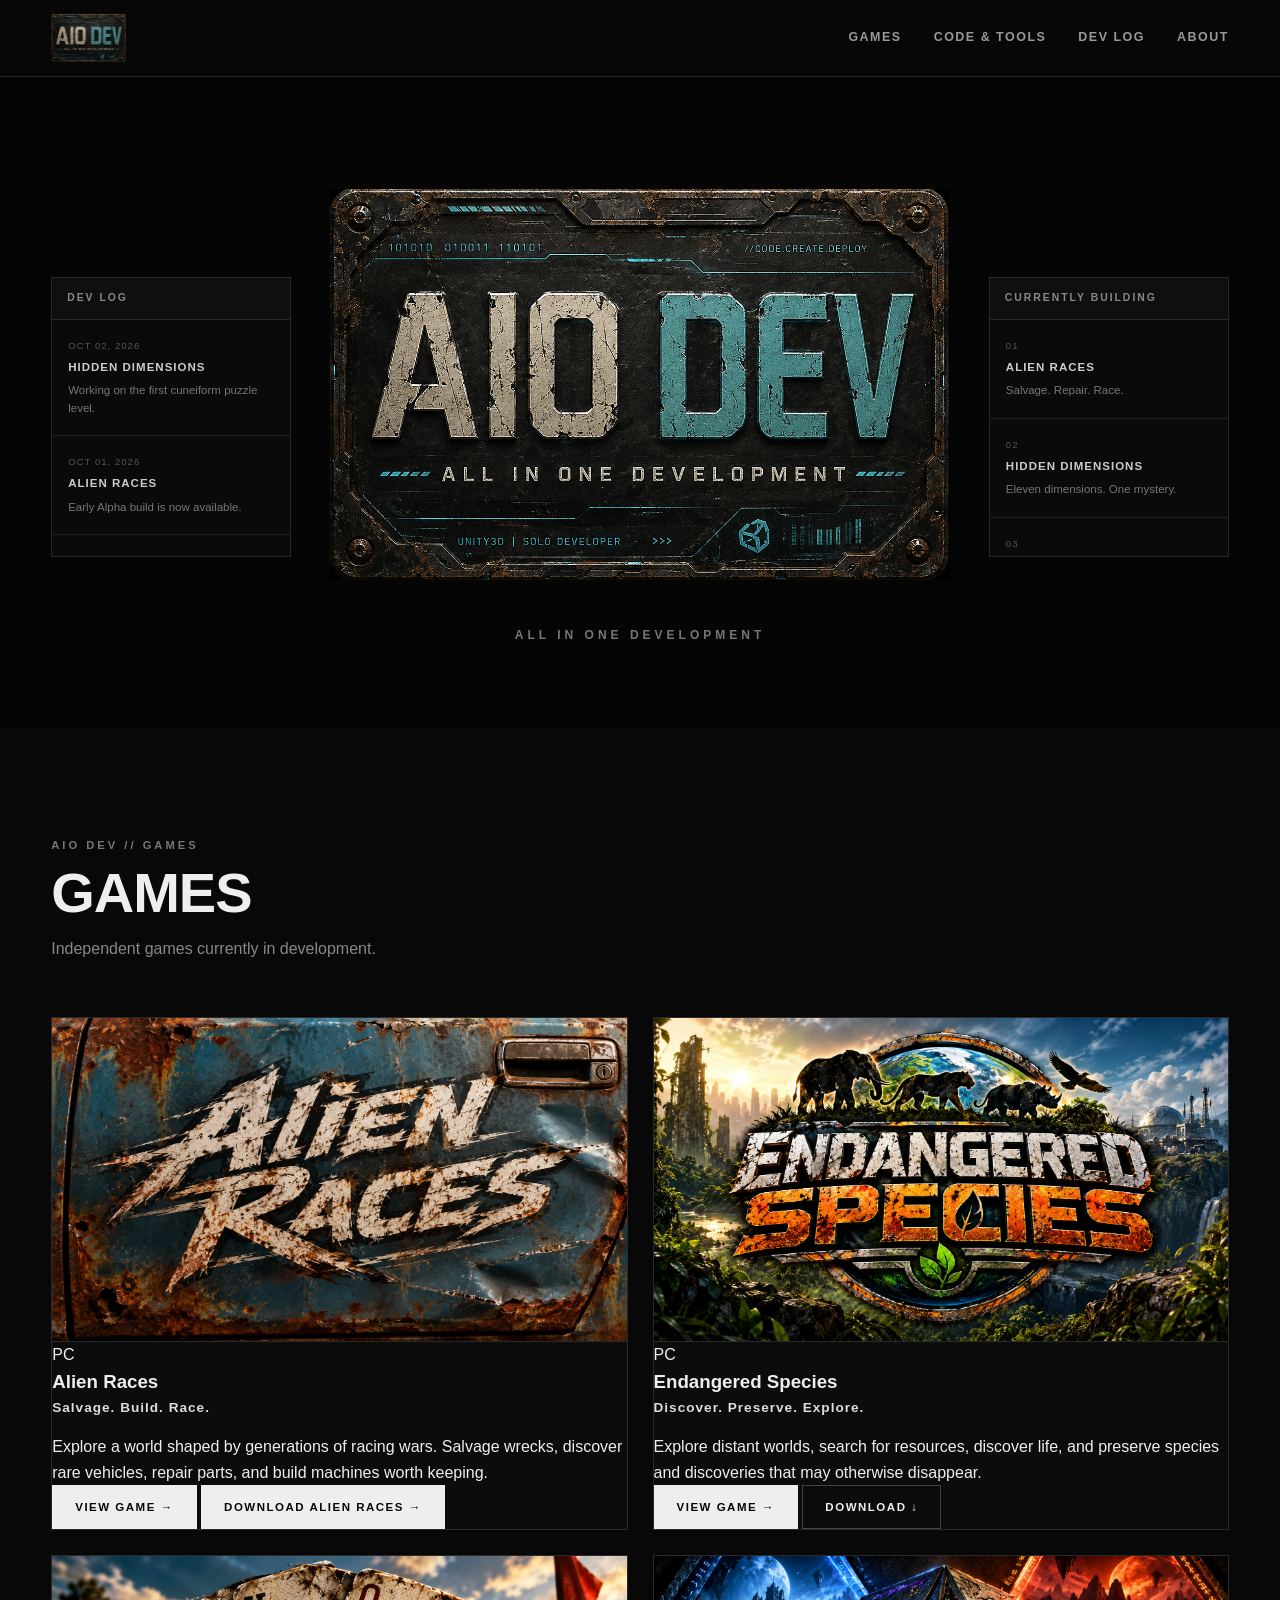
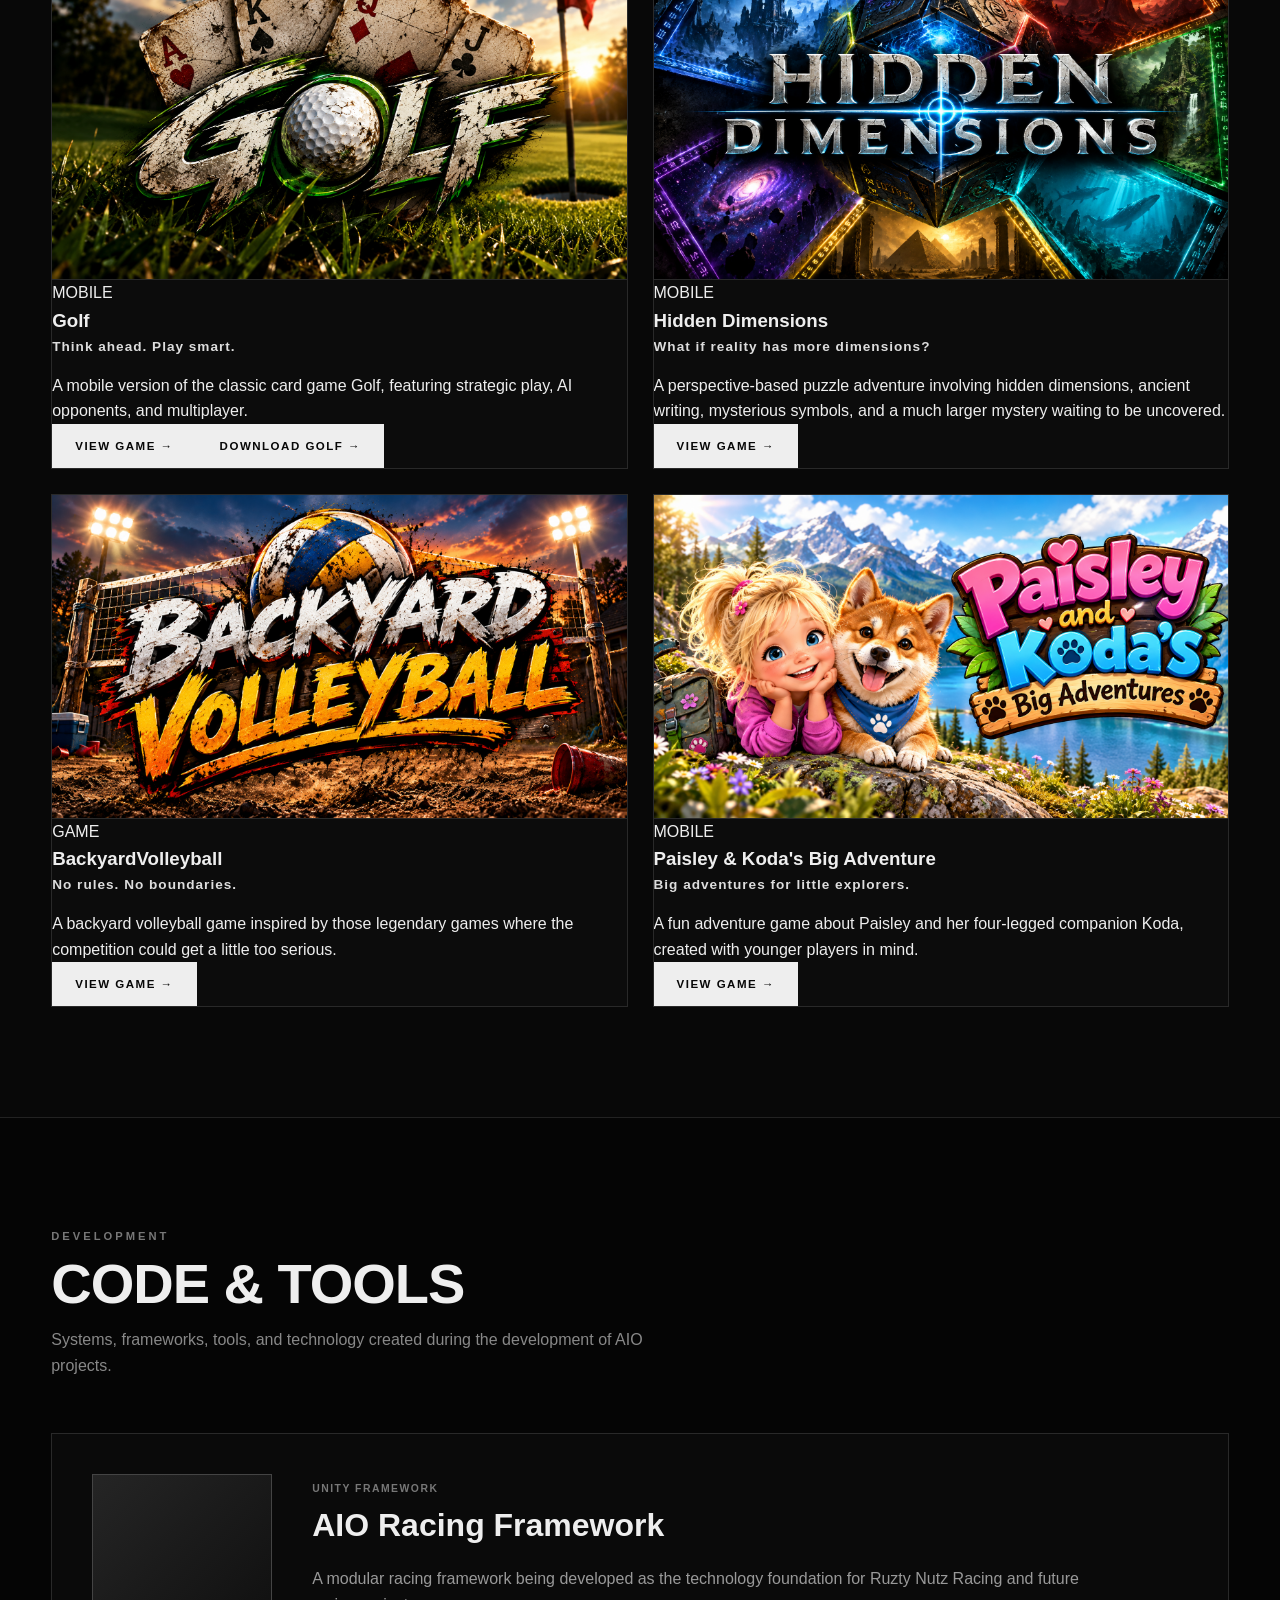
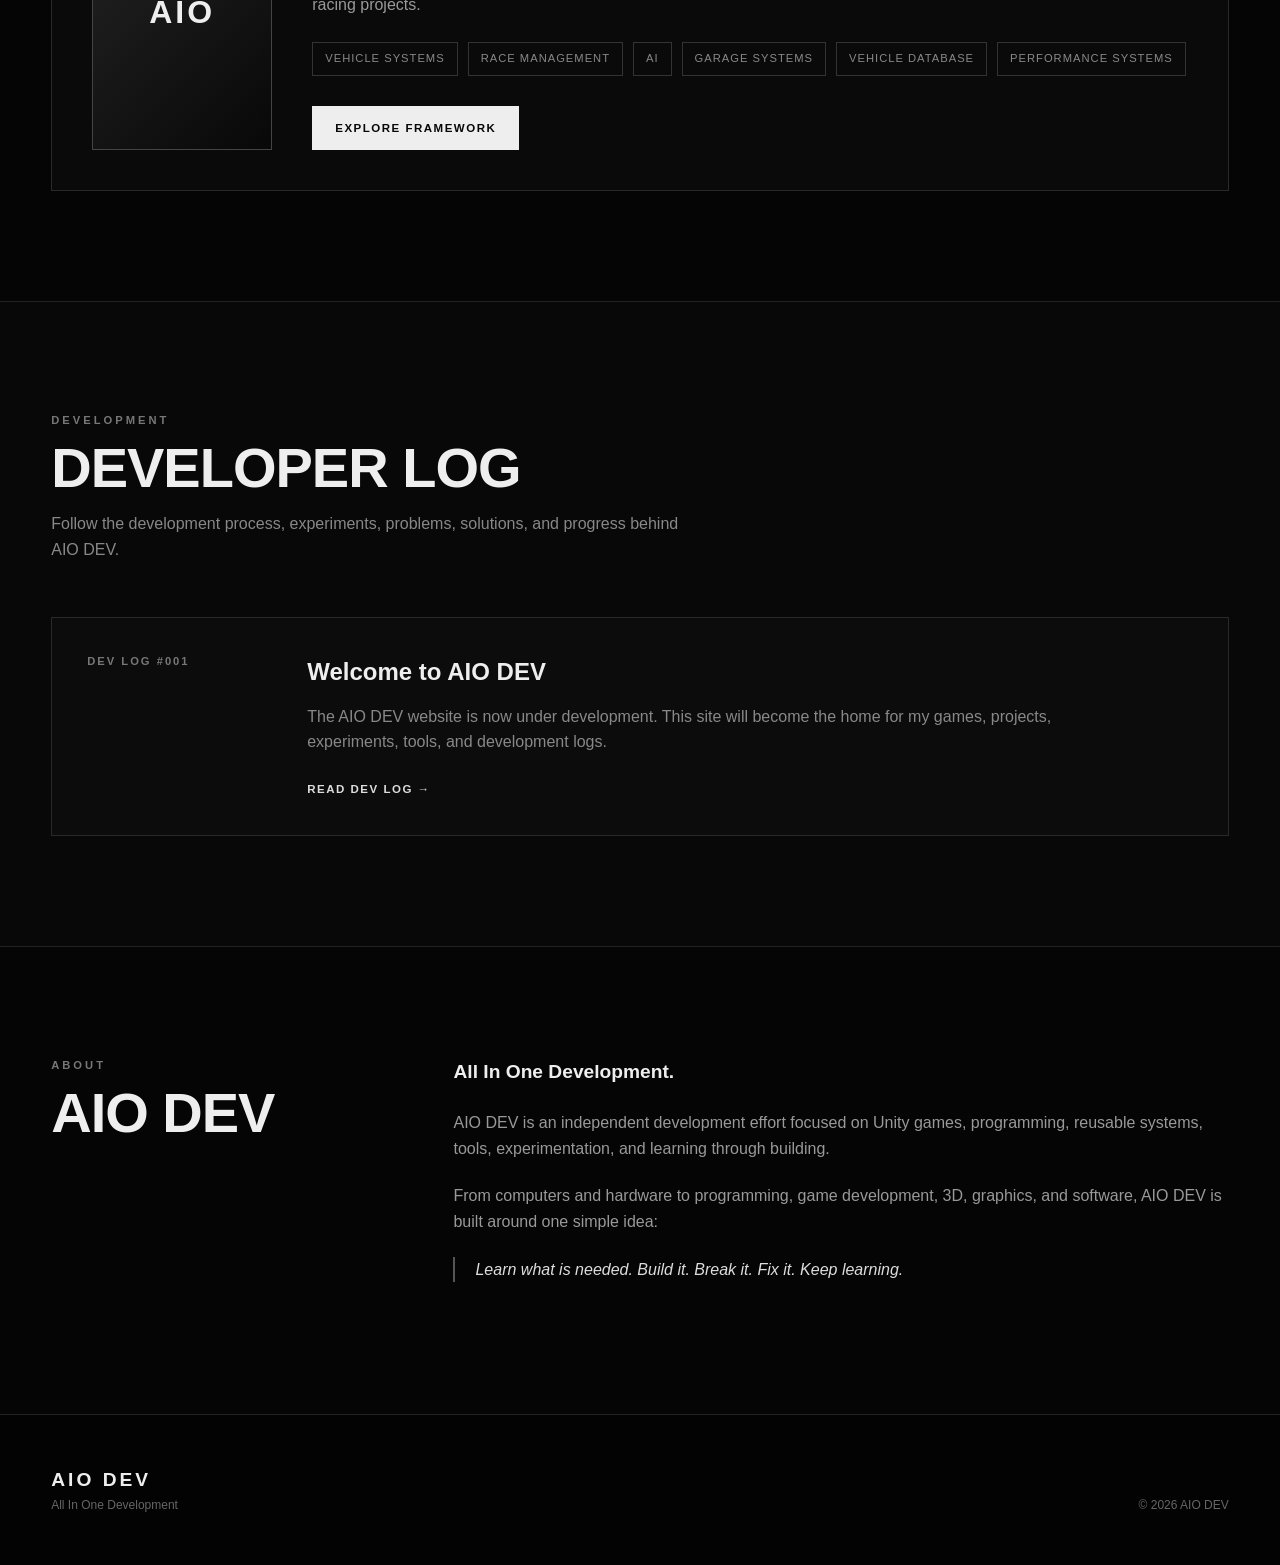
<file: index.html>
<!DOCTYPE html>
    <html lang="en">
    
    <head>
        <meta charset="UTF-8">
        <meta name="viewport" content="width=device-width, initial-scale=1.0">
    
        <meta name="description"
            content="AIO DEV - All In One Development. Independent games, code, tools, and development projects.">
    
        <title>AIO DEV | All In One Development</title>
    
        <link rel="stylesheet" href="style.css">
    </head>
    
    <body>
    
        <!-- =========================================
             HEADER / NAVIGATION
        ========================================== -->
    
        <header class="site-header">
    
            <div class="container nav-container">
    
                <a href="index.html" class="aio-header-logo" aria-label="AIO DEV Home">
                    <img src="assets/aiodev.png" alt="AIO DEV">
                </a>
    
                <!-- Mobile Menu Button -->
                <button
                    class="mobile-menu-button"
                    id="mobileMenuButton"
                    aria-label="Open navigation menu"
                aria-expanded="false">
                ☰
            </button>

            <nav class="navigation" id="mainNavigation">

                <a href="#games">Games</a>

                <a href="#tools">Code & Tools</a>

                <a href="#devlog">Dev Log</a>

                <a href="#about">About</a>

            </nav>

        </div>

    </header>


    <!-- =========================================
         MAIN
    ========================================== -->

    <main>

<section class="aio-hero">

    <div class="hero-feed hero-feed-left">

        <div class="hero-feed-title">
            DEV LOG
        </div>

        <div class="hero-feed-scroll">

            <article class="hero-update">
                <span>OCT 02, 2026</span>
                <strong>HIDDEN DIMENSIONS</strong>
                <p>
                    Working on the first cuneiform puzzle level.
                </p>
            </article>

            <article class="hero-update">
                <span>OCT 01, 2026</span>
                <strong>ALIEN RACES</strong>
                <p>
                    Early Alpha build is now available.
                </p>
            </article>

            <article class="hero-update">
                <span>SEP 30, 2026</span>
                <strong>AIO DEV</strong>
                <p>
                    Hidden Dimensions joins the game lineup.
                </p>
            </article>

        </div>

    </div>


    <!-- =================================
         CENTER AIO DEV HERO
    ================================= -->

    <div class="aio-hero-center">

        <img
            src="assets/aiodev.png"
            alt="AIO DEV"
            class="aio-hero-logo"
        >

        <p class="aio-hero-subtitle">
            ALL IN ONE DEVELOPMENT
        </p>

    </div>


    <div class="hero-feed hero-feed-right">

        <div class="hero-feed-title">
            CURRENTLY BUILDING
        </div>

        <div class="hero-feed-scroll">

            <article class="hero-update">
                <span>01</span>
                <strong>ALIEN RACES</strong>
                <p>
                    Salvage. Repair. Race.
                </p>
            </article>

            <article class="hero-update">
                <span>02</span>
                <strong>HIDDEN DIMENSIONS</strong>
                <p>
                    Eleven dimensions. One mystery.
                </p>
            </article>

            <article class="hero-update">
                <span>03</span>
                <strong>PAISLEY &amp; KODA</strong>
                <p>
                    A new point-and-click adventure.
                </p>
            </article>

        </div>

    </div>

</section>

        <!-- =====================================
             SMALL NAVIGATION PANELS
       

        <section class="aio-small-panels">

            <div class="container">

                <div class="aio-small-panel-grid">

                    <a href="#games" class="aio-small-panel">
                        <span class="aio-small-panel-number">01</span>
                        <div class="aio-small-panel-content">
                            <span class="aio-small-panel-title">GAMES</span>
                            <span class="aio-small-panel-arrow">→</span>
                        </div>
                    </a>

                    <a href="#tools" class="aio-small-panel">
                        <span class="aio-small-panel-number">02</span>
                        <div class="aio-small-panel-content">
                            <span class="aio-small-panel-title">CODE &amp; TOOLS</span>
                            <span class="aio-small-panel-arrow">→</span>
                        </div>
                    </a>

                    <a href="#devlog" class="aio-small-panel">
                        <span class="aio-small-panel-number">03</span>
                        <div class="aio-small-panel-content">
                            <span class="aio-small-panel-title">DEV LOG</span>
                            <span class="aio-small-panel-arrow">→</span>
                        </div>
                    </a>

                    <a href="#about" class="aio-small-panel">
                        <span class="aio-small-panel-number">04</span>
                        <div class="aio-small-panel-content">
                            <span class="aio-small-panel-title">ABOUT AIO DEV</span>
                            <span class="aio-small-panel-arrow">→</span>
                        </div>
                    </a>

                </div>

            </div>

        </section>
 ====================================== -->

        <!-- =========================================
     GAMES
========================================= -->

<section id="games" class="section">

    <div class="container">

        <div class="section-heading">

            <p class="section-label">
                AIO DEV // GAMES
            </p>

            <h2>
                GAMES
            </h2>

            <p>
                Independent games currently in development.
            </p>

        </div>


        <div class="games-grid">


            <!-- =================================
                 ALIEN RACES
            ================================== -->

            <article class="game-card">

                <div class="game-image">

                    <img src="assets/alien-races.png"
                         alt="Alien Races"
                         class="game-logo">

                </div>


                <div class="game-card-content">

                    <span class="game-platform">
                        PC
                    </span>


                    <h3>
                        Alien Races
                    </h3>


                    <p class="game-tagline">
                        Salvage. Build. Race.
                    </p>


                    <p>
                        Explore a world shaped by generations
                        of racing wars. Salvage wrecks,
                        discover rare vehicles, repair parts,
                        and build machines worth keeping.
                    </p>


                    <a href="games/alien-races/"
                       class="button primary-button">
                        VIEW GAME →
                    </a>
                
                     <a href="https://github.com/macvisionstudio/AIO_DEV/releases/download/0.1.0/AlienRacesSetup.exe"
                    
                   class="button primary-button">
                    DOWNLOAD ALIEN RACES →
                </a>

                </div>

            </article>



            <!-- =================================
                 ENDANGERED SPECIES
            ================================== -->

            <article class="game-card">

                <div class="game-image">

                    <img src="assets/endangered-species.png"
                         alt="Endangered Species"
                         class="game-logo">

                </div>


                <div class="game-card-content">

                    <span class="game-platform">
                        PC
                    </span>


                    <h3>
                        Endangered Species
                    </h3>


                    <p class="game-tagline">
                        Discover. Preserve. Explore.
                    </p>


                    <p>
                        Explore distant worlds, search for
                        resources, discover life, and preserve
                        species and discoveries that may
                        otherwise disappear.
                    </p>


                    <a href="games/endangered-species/"
                       class="button primary-button">

                        VIEW GAME →

                    </a>
                     <a href="https://github.com/macvisionstudio/AIO_DEV/releases"
                       class="button download-button">
                        DOWNLOAD ↓
                    </a>

                </div>

            </article>



            <!-- =================================
                 GOLF
            ================================== -->

            <article class="game-card">

                <div class="game-image">

                    <img src="assets/golf.png"
                         alt="Golf"
                         class="game-logo">

                </div>


                <div class="game-card-content">

                    <span class="game-platform">
                        MOBILE
                    </span>


                    <h3>
                        Golf
                    </h3>


                    <p class="game-tagline">
                        Think ahead. Play smart.
                    </p>


                    <p>
                        A mobile version of the classic card
                        game Golf, featuring strategic play,
                        AI opponents, and multiplayer.
                    </p>


                    <a href="games/golf/"
                       class="button primary-button">

                        VIEW GAME →

                   <a href="https://github.com/macvisionstudio/AIO_DEV/releases/download/0.0.1/GolfSetup.apk"
                    
                   class="button primary-button">
                    DOWNLOAD Golf →
                </a>


                </div>

            </article>



            <!-- =================================
                 HIDDEN DIMENSIONS
            ================================== -->

            <article class="game-card">

                <div class="game-image">

                    <img src="assets/hidden-dimensions.png"
                         alt="Hidden Dimensions"
                         class="game-logo">

                </div>


                <div class="game-card-content">

                    <span class="game-platform">
                        MOBILE
                    </span>


                    <h3>
                        Hidden Dimensions
                    </h3>


                    <p class="game-tagline">
                        What if reality has more dimensions?
                    </p>


                    <p>
                        A perspective-based puzzle adventure
                        involving hidden dimensions, ancient
                        writing, mysterious symbols, and a
                        much larger mystery waiting to be uncovered.
                    </p>


                    <a href="games/hidden-dimensions/"
                       class="button primary-button">

                        VIEW GAME →

                    </a>

                </div>

            </article>



            <!-- =================================
                 BACKYARD VOLLEYBALL
            ================================== -->

            <article class="game-card">

                <div class="game-image">

                    <img src="assets/backyard-volleyball.png"
                         alt="Backyard Volleyball"
                         class="game-logo">

                </div>


                <div class="game-card-content">

                    <span class="game-platform">
                        GAME
                    </span>


                    <h3>
                        BackyardVolleyball
                    </h3>


                    <p class="game-tagline">
                        No rules. No boundaries.
                    </p>


                    <p>
                        A backyard volleyball game inspired
                        by those legendary games where the
                        competition could get a little too
                        serious.
                    </p>


                    <a href="games/backyard-volleyball/"
                       class="button primary-button">

                        VIEW GAME →

                    </a>

                </div>

            </article>



            <!-- =================================
                 PAISLEY & KODA
            ================================== -->

            <article class="game-card">

                <div class="game-image">

                    <img src="assets/paisley-and-koda.png"
                         alt="Paisley and Koda's Big Adventure"
                         class="game-logo">

                </div>


                <div class="game-card-content">

                    <span class="game-platform">
                        MOBILE
                    </span>


                    <h3>
                        Paisley & Koda's Big Adventure
                    </h3>


                    <p class="game-tagline">
                        Big adventures for little explorers.
                    </p>


                    <p>
                        A fun adventure game about Paisley
                        and her four-legged companion Koda,
                        created with younger players in mind.
                    </p>


                    <a href="games/paisley-and-koda/"
                       class="button primary-button">

                        VIEW GAME →

                    </a>

                </div>

            </article>


        </div>

    </div>

</section>

        <!-- =====================================
             CODE & TOOLS
        ====================================== -->

        <section id="tools" class="section section-dark">

            <div class="container">

                <div class="section-heading">

                    <p class="section-label">
                        DEVELOPMENT
                    </p>

                    <h2>
                        CODE & TOOLS
                    </h2>

                    <p>
                        Systems, frameworks, tools, and technology
                        created during the development of AIO projects.
                    </p>

                </div>


                <article class="tool-card">

                    <div class="tool-icon">
                        AIO
                    </div>

                    <div class="tool-content">

                        <span class="game-status">
                            UNITY FRAMEWORK
                        </span>

                        <h3>
                            AIO Racing Framework
                        </h3>

                        <p>
                            A modular racing framework being developed
                            as the technology foundation for Ruzty Nutz
                            Racing and future racing projects.
                        </p>

                        <div class="tool-features">

                            <span>Vehicle Systems</span>

                            <span>Race Management</span>

                            <span>AI</span>

                            <span>Garage Systems</span>

                            <span>Vehicle Database</span>

                            <span>Performance Systems</span>

                        </div>

                        <a href="#"
                           class="button primary-button">
                            EXPLORE FRAMEWORK
                        </a>

                    </div>

                </article>

            </div>

        </section>


        <!-- =====================================
             DEVELOPER LOG
        ====================================== -->

        <section id="devlog" class="section">

            <div class="container">

                <div class="section-heading">

                    <p class="section-label">
                        DEVELOPMENT
                    </p>

                    <h2>
                        DEVELOPER LOG
                    </h2>

                    <p>
                        Follow the development process,
                        experiments, problems, solutions,
                        and progress behind AIO DEV.
                    </p>

                </div>


                <article class="devlog-entry">

                    <div class="devlog-date">
                        DEV LOG #001
                    </div>

                    <div class="devlog-content">

                        <h3>
                            Welcome to AIO DEV
                        </h3>

                        <p>
                            The AIO DEV website is now under development.

                            This site will become the home for my games,
                            projects, experiments, tools, and development logs.
                        </p>

                        <a href="#"
                           class="text-link">
                            READ DEV LOG →
                        </a>

                    </div>

                </article>

            </div>

        </section>


        <!-- =====================================
             ABOUT
        ====================================== -->

        <section id="about" class="section section-dark">

            <div class="container about-section">

                <div class="section-heading">

                    <p class="section-label">
                        ABOUT
                    </p>

                    <h2>
                        AIO DEV
                    </h2>

                </div>


                <div class="about-content">

                    <p>
                        <strong>
                            All In One Development.
                        </strong>
                    </p>

                    <p>
                        AIO DEV is an independent development
                        effort focused on Unity games, programming,
                        reusable systems, tools, experimentation,
                        and learning through building.
                    </p>

                    <p>
                        From computers and hardware to programming,
                        game development, 3D, graphics, and software,
                        AIO DEV is built around one simple idea:
                    </p>

                    <p class="about-quote">

                        Learn what is needed.
                        Build it.
                        Break it.
                        Fix it.
                        Keep learning.

                    </p>

                </div>

            </div>

        </section>

    </main>


    <!-- =========================================
         FOOTER
    ========================================== -->

    <footer class="site-footer">

        <div class="container footer-content">

            <div>

                <span class="footer-logo">
                    AIO DEV
                </span>

                <p>
                    All In One Development
                </p>

            </div>

            <p class="copyright">
                © 2026 AIO DEV
            </p>

        </div>

    </footer>


    <!-- =========================================
         MOBILE NAVIGATION SCRIPT
    ========================================== -->

    <script>

        const mobileMenuButton =
            document.getElementById("mobileMenuButton");

        const mainNavigation =
            document.getElementById("mainNavigation");


        mobileMenuButton.addEventListener("click", function () {

            const isOpen =
                mainNavigation.classList.toggle("mobile-open");

            mobileMenuButton.setAttribute(
                "aria-expanded",
                isOpen
            );

            mobileMenuButton.innerHTML =
                isOpen ? "✕" : "☰";

        });


        /*
         * Close the mobile menu when a navigation
         * link is selected.
         */

        const navigationLinks =
            mainNavigation.querySelectorAll("a");


        navigationLinks.forEach(function (link) {

            link.addEventListener("click", function () {

                mainNavigation.classList.remove(
                    "mobile-open"
                );

                mobileMenuButton.setAttribute(
                    "aria-expanded",
                    "false"
                );

                mobileMenuButton.innerHTML =
                    "☰";

            });

        });

    </script>


</body>
        
</html>
</file>
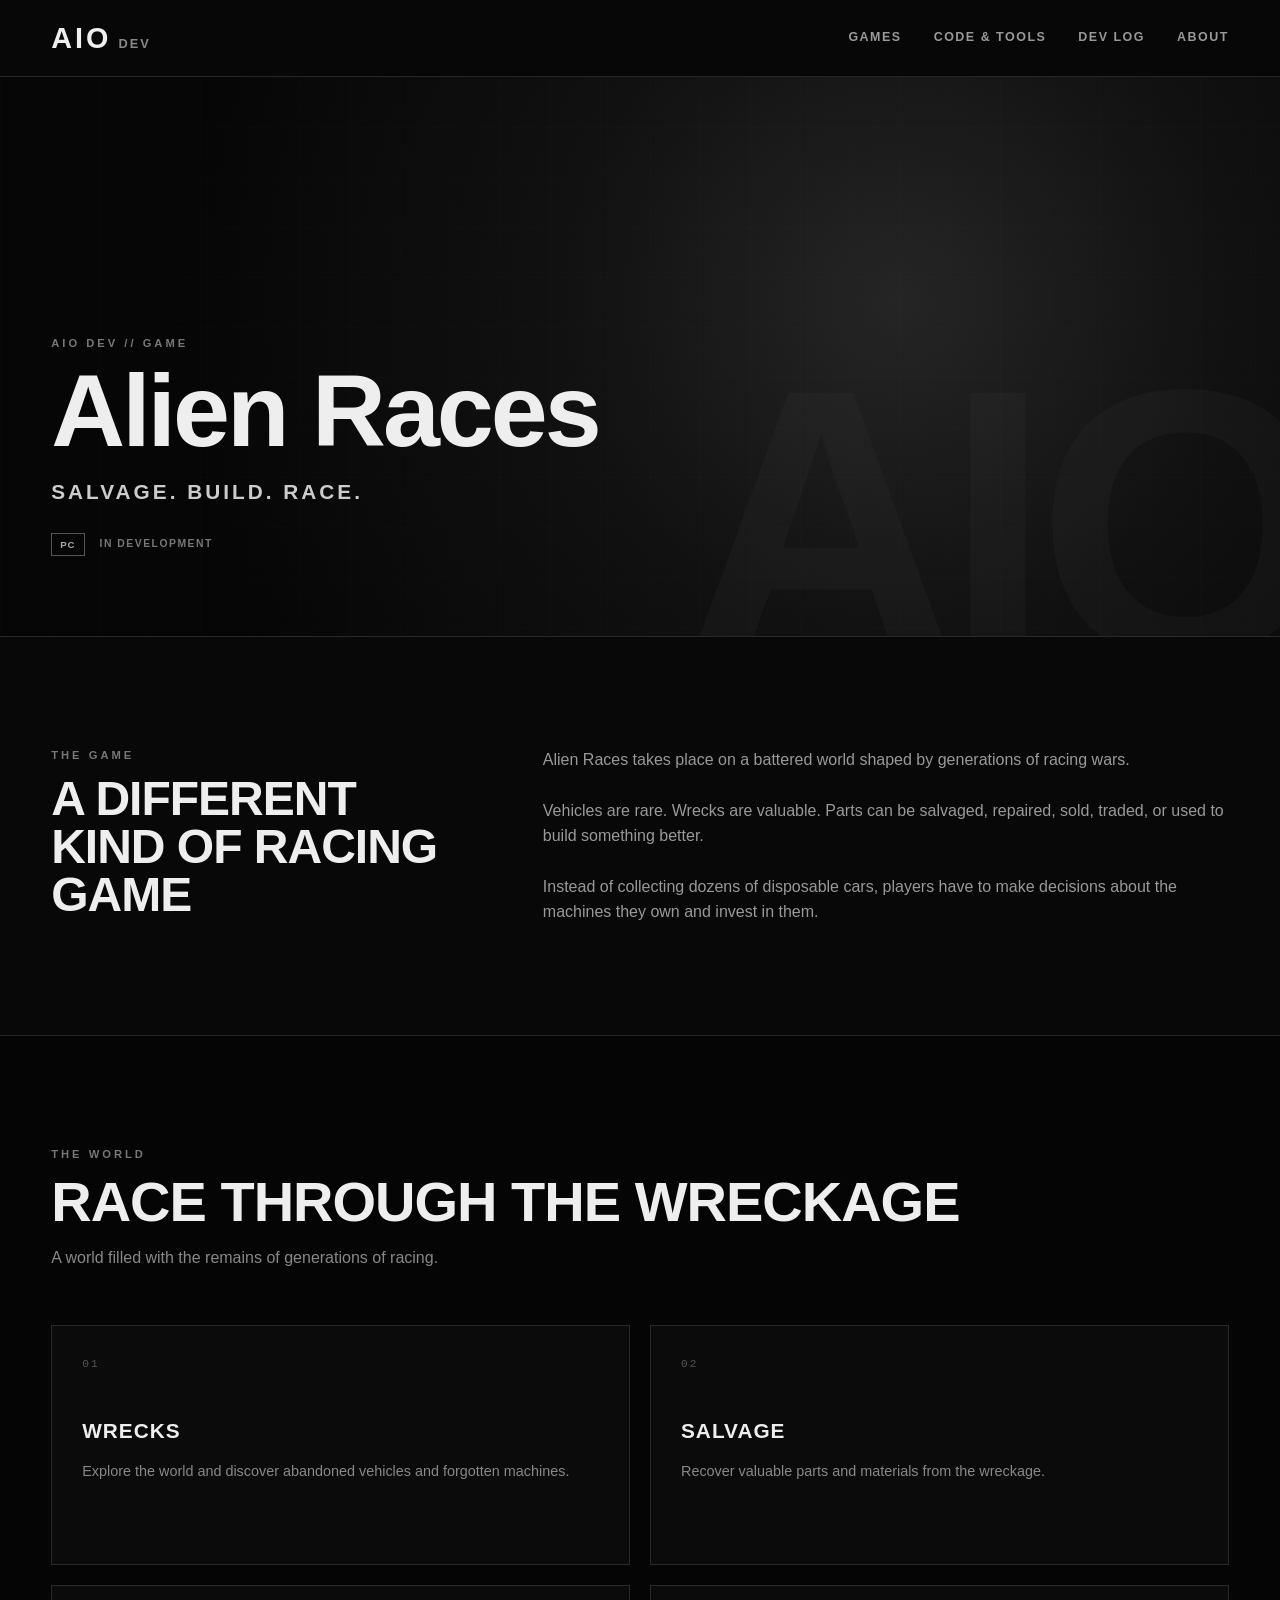
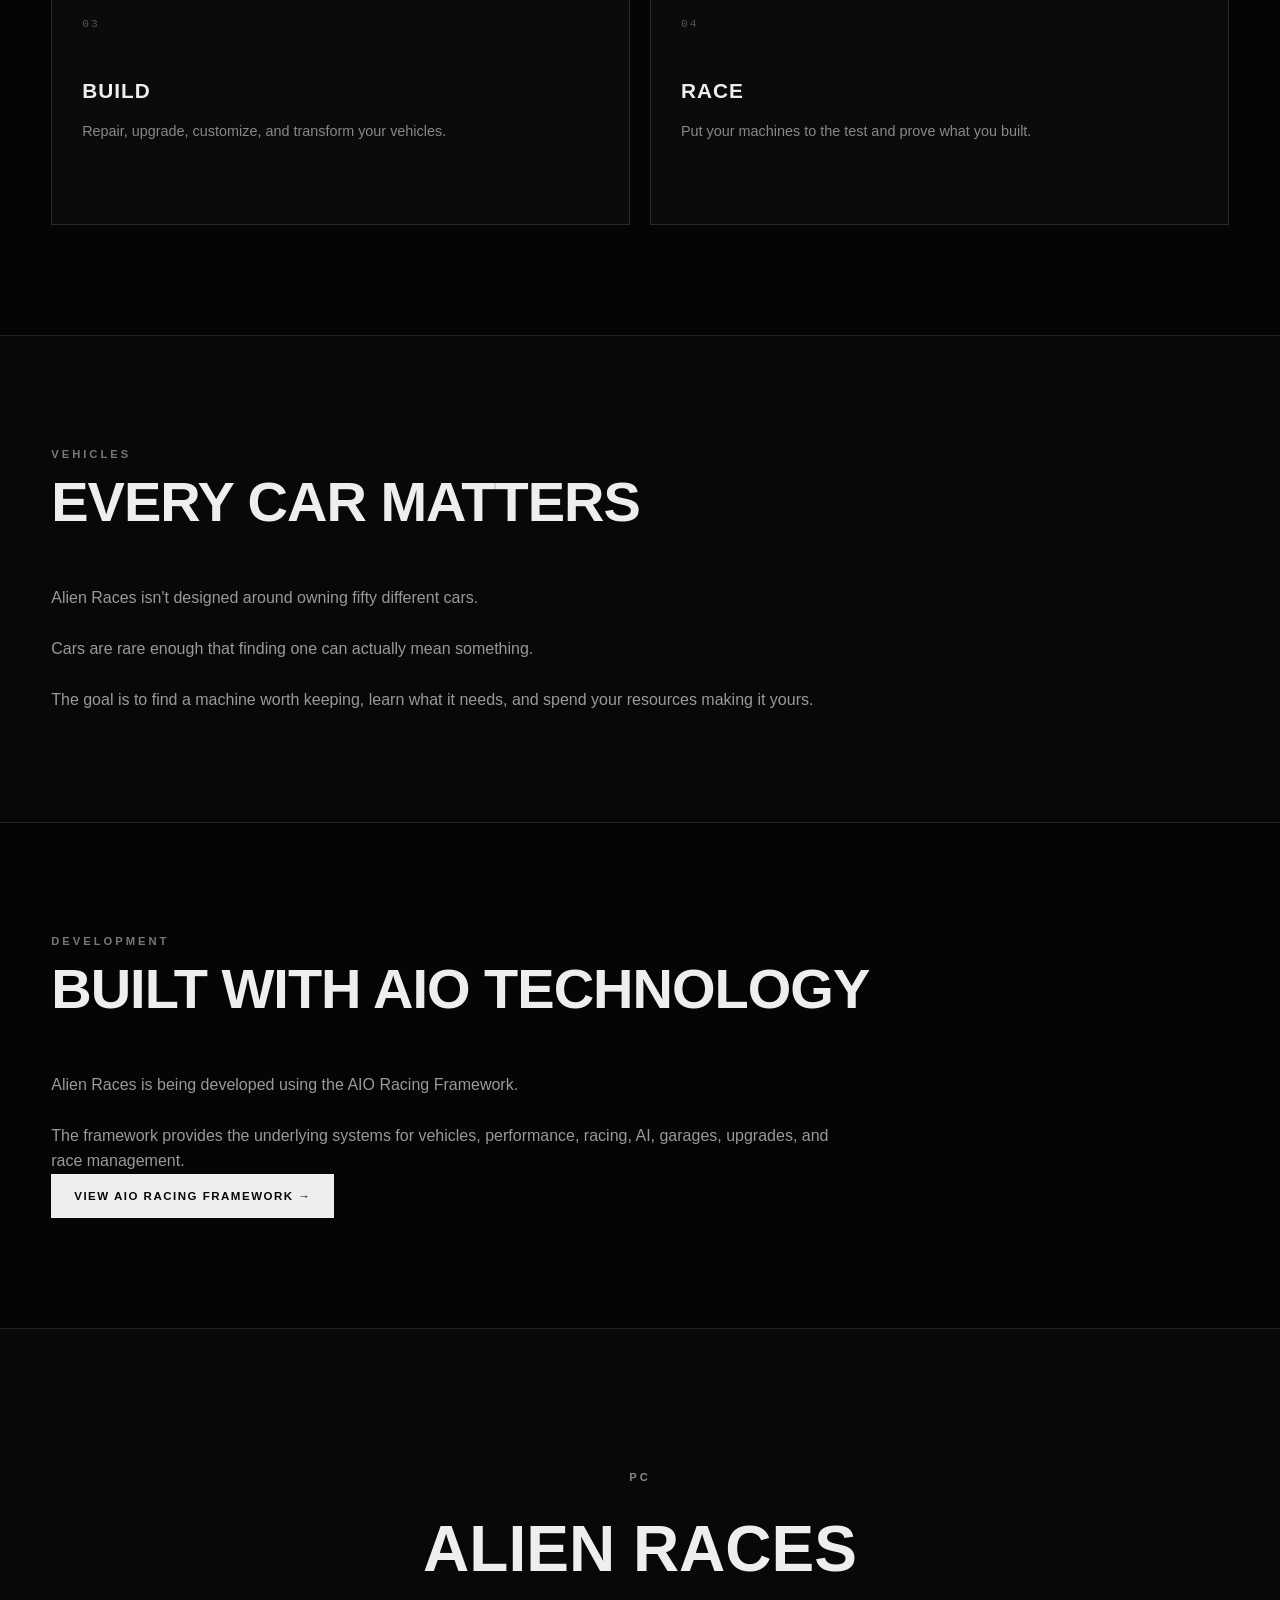
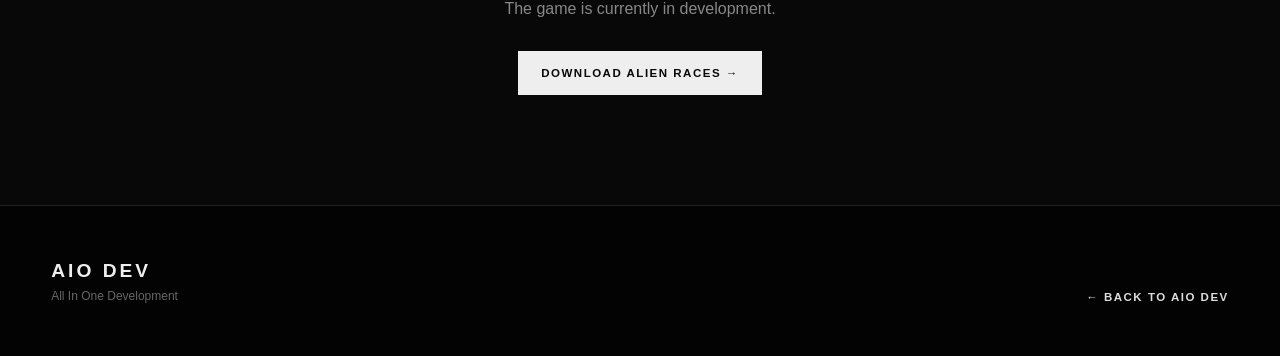
<file: games/alien-races/index.html>
<!DOCTYPE html>
<html lang="en">

<head>

    <meta charset="UTF-8">

    <meta name="viewport"
          content="width=device-width, initial-scale=1.0">

    <meta name="description"
          content="Alien. Races - An independent racing game by AIO DEV.">

    <title>Alien Races | AIO DEV</title>

    <link rel="stylesheet"
          href="../../style.css">

</head>


<body>


    <!-- =========================================
         HEADER
    ========================================== -->

    <header class="site-header">

        <div class="container nav-container">

            <a href="../../index.html"
               class="logo">

                <span class="logo-main">
                    AIO
                </span>

                <span class="logo-sub">
                    DEV
                </span>

            </a>


            <nav class="navigation">

                <a href="../../index.html#games">
                    Games
                </a>

                <a href="../../index.html#tools">
                    Code & Tools
                </a>

                <a href="../../index.html#devlog">
                    Dev Log
                </a>

                <a href="../../index.html#about">
                    About
                </a>

            </nav>

        </div>

    </header>



    <!-- =========================================
         GAME HERO
    ========================================== -->

    <main>

        <section class="game-page-hero">

            <div class="container">

                <p class="section-label">
                    AIO DEV // GAME
                </p>


                <h1>
                    Alien Races
                </h1>


                <p class="game-page-tagline">
                    Salvage. Build. Race.
                </p>


                <div class="game-page-platform">

                    <span class="platform-badge pc">
                        PC
                    </span>

                    <span class="game-status">
                        IN DEVELOPMENT
                    </span>

                </div>

            </div>

        </section>



        <!-- =========================================
             GAME INTRO
        ========================================== -->

        <section class="section">

            <div class="container game-page-content">

                <div>

                    <p class="section-label">
                        THE GAME
                    </p>

                    <h2>
                        A DIFFERENT KIND OF RACING GAME
                    </h2>

                </div>


                <div class="game-page-description">

                    <p>
                        Alien Races takes place on a battered
                        world shaped by generations of racing wars.
                    </p>

                    <p>
                        Vehicles are rare.

                        Wrecks are valuable.

                        Parts can be salvaged, repaired, sold,
                        traded, or used to build something better.
                    </p>

                    <p>
                        Instead of collecting dozens of disposable
                        cars, players have to make decisions about
                        the machines they own and invest in them.
                    </p>

                </div>

            </div>

        </section>



        <!-- =========================================
             THE WORLD
        ========================================== -->

        <section class="section section-dark">

            <div class="container">

                <div class="section-heading">

                    <p class="section-label">
                        THE WORLD
                    </p>

                    <h2>
                        RACE THROUGH THE WRECKAGE
                    </h2>

                    <p>
                        A world filled with the remains of
                        generations of racing.
                    </p>

                </div>


                <div class="feature-grid">


                    <article class="feature-card">

                        <span class="feature-number">
                            01
                        </span>

                        <h3>
                            WRECKS
                        </h3>

                        <p>
                            Explore the world and discover
                            abandoned vehicles and forgotten
                            machines.
                        </p>

                    </article>


                    <article class="feature-card">

                        <span class="feature-number">
                            02
                        </span>

                        <h3>
                            SALVAGE
                        </h3>

                        <p>
                            Recover valuable parts and materials
                            from the wreckage.
                        </p>

                    </article>


                    <article class="feature-card">

                        <span class="feature-number">
                            03
                        </span>

                        <h3>
                            BUILD
                        </h3>

                        <p>
                            Repair, upgrade, customize,
                            and transform your vehicles.
                        </p>

                    </article>


                    <article class="feature-card">

                        <span class="feature-number">
                            04
                        </span>

                        <h3>
                            RACE
                        </h3>

                        <p>
                            Put your machines to the test
                            and prove what you built.
                        </p>

                    </article>


                </div>

            </div>

        </section>



        <!-- =========================================
             VEHICLES
        ========================================== -->

        <section class="section">

            <div class="container">

                <div class="section-heading">

                    <p class="section-label">
                        VEHICLES
                    </p>

                    <h2>
                        EVERY CAR MATTERS
                    </h2>

                </div>


                <div class="game-page-description">

                    <p>
                        Alien Races isn't designed around
                        owning fifty different cars.
                    </p>

                    <p>
                        Cars are rare enough that finding one
                        can actually mean something.
                    </p>

                    <p>
                        The goal is to find a machine worth
                        keeping, learn what it needs, and
                        spend your resources making it yours.
                    </p>

                </div>

            </div>

        </section>



        <!-- =========================================
             DEVELOPMENT
        ========================================== -->

        <section class="section section-dark">

            <div class="container">

                <div class="section-heading">

                    <p class="section-label">
                        DEVELOPMENT
                    </p>

                    <h2>
                        BUILT WITH AIO TECHNOLOGY
                    </h2>

                </div>


                <div class="game-page-description">

                    <p>
                        Alien Races is being developed
                        using the AIO Racing Framework.
                    </p>

                    <p>
                        The framework provides the underlying
                        systems for vehicles, performance,
                        racing, AI, garages, upgrades,
                        and race management.
                    </p>

                </div>


                <a href="../../index.html#tools"
                   class="button primary-button">

                    VIEW AIO RACING FRAMEWORK →

                </a>

            </div>

        </section>



        <!-- =========================================
             DOWNLOAD
        ========================================== -->

        <section class="section">

            <div class="container game-download">

                <p class="section-label">
                    PC
                </p>

                <h2>
                    ALIEN RACES
                </h2>

                <p>
                    The game is currently in development.
                </p>

                        
                <a href="https://github.com/macvisionstudio/AIO_DEV/releases/download/0.1.0/AlienRacesSetup.exe"
                    
                   class="button primary-button">
                    DOWNLOAD ALIEN RACES →
                </a>

            </div>

        </section>

    </main>



    <!-- =========================================
         FOOTER
    ========================================== -->

    <footer class="site-footer">

        <div class="container footer-content">

            <div>

                <span class="footer-logo">
                    AIO DEV
                </span>

                <p>
                    All In One Development
                </p>

            </div>


            <a href="../../index.html"
               class="text-link">

                ← BACK TO AIO DEV

            </a>

        </div>

    </footer>


</body>

</html>
</file>
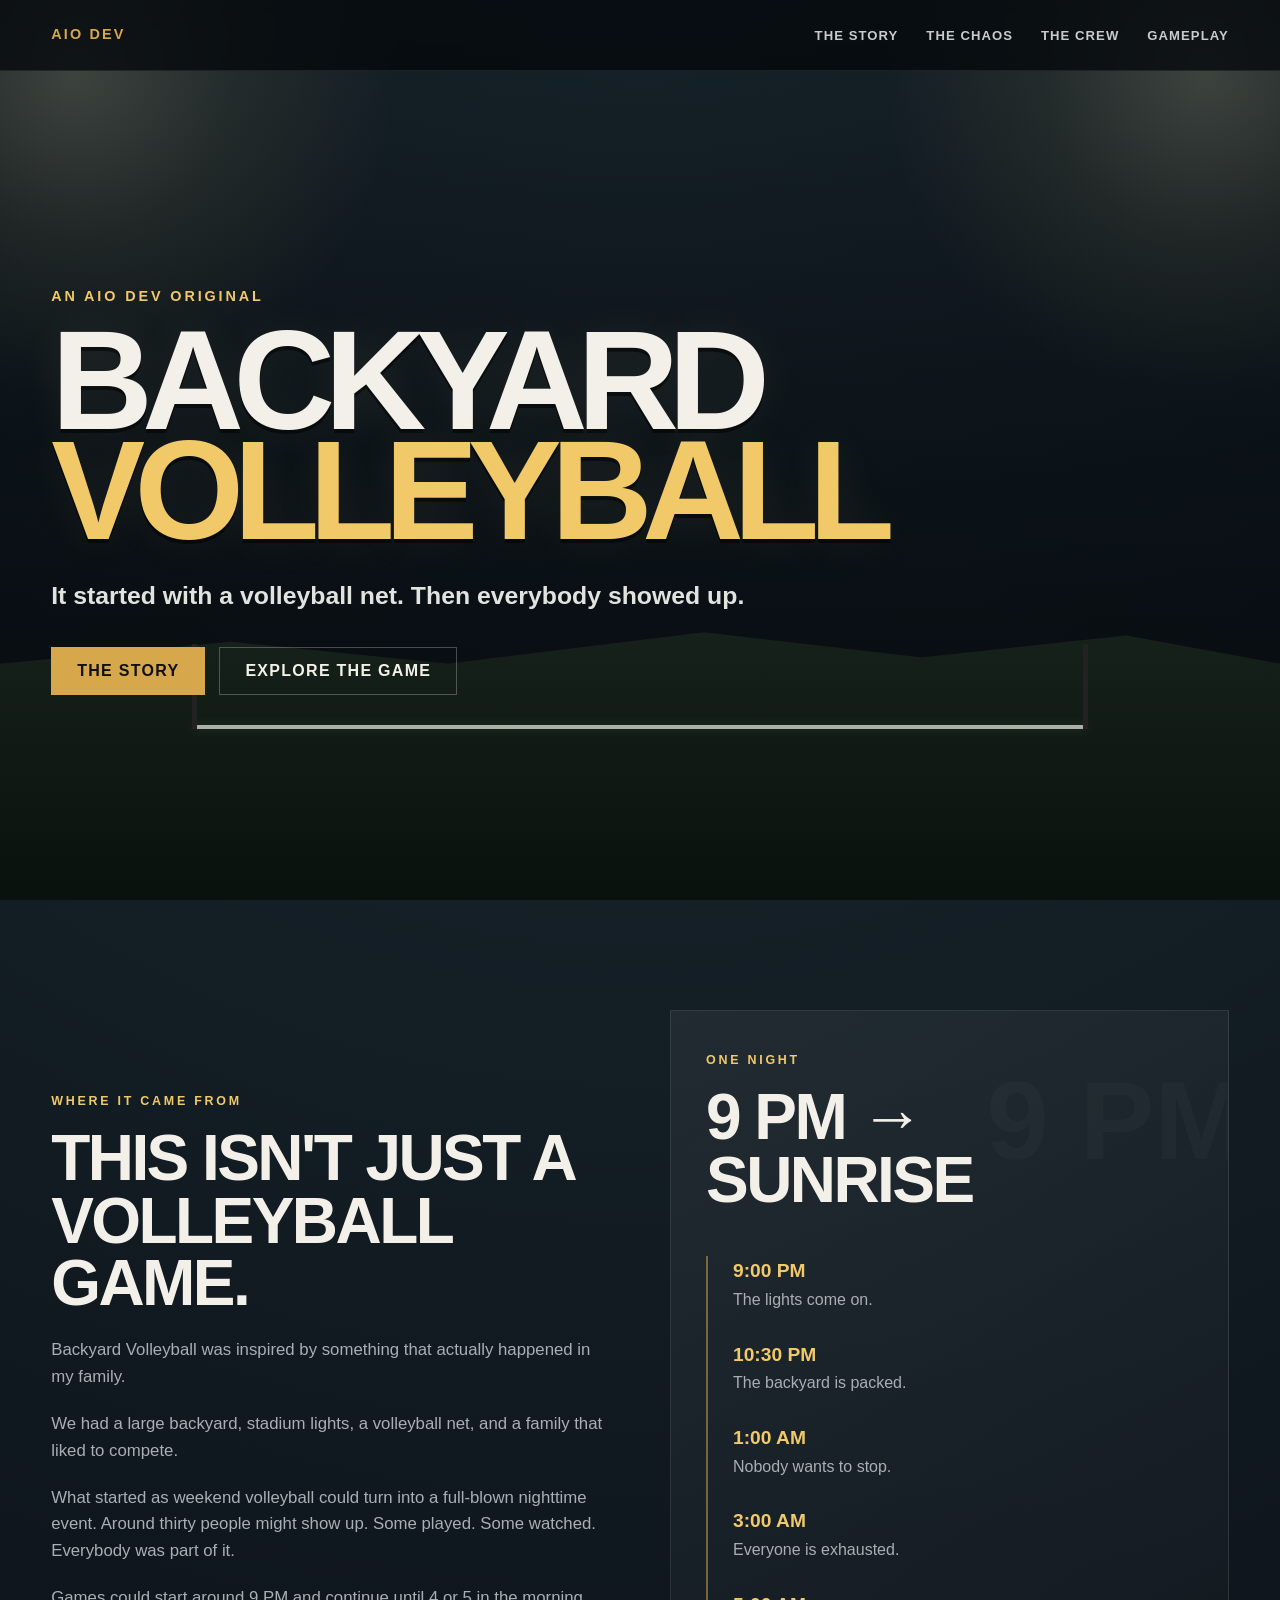
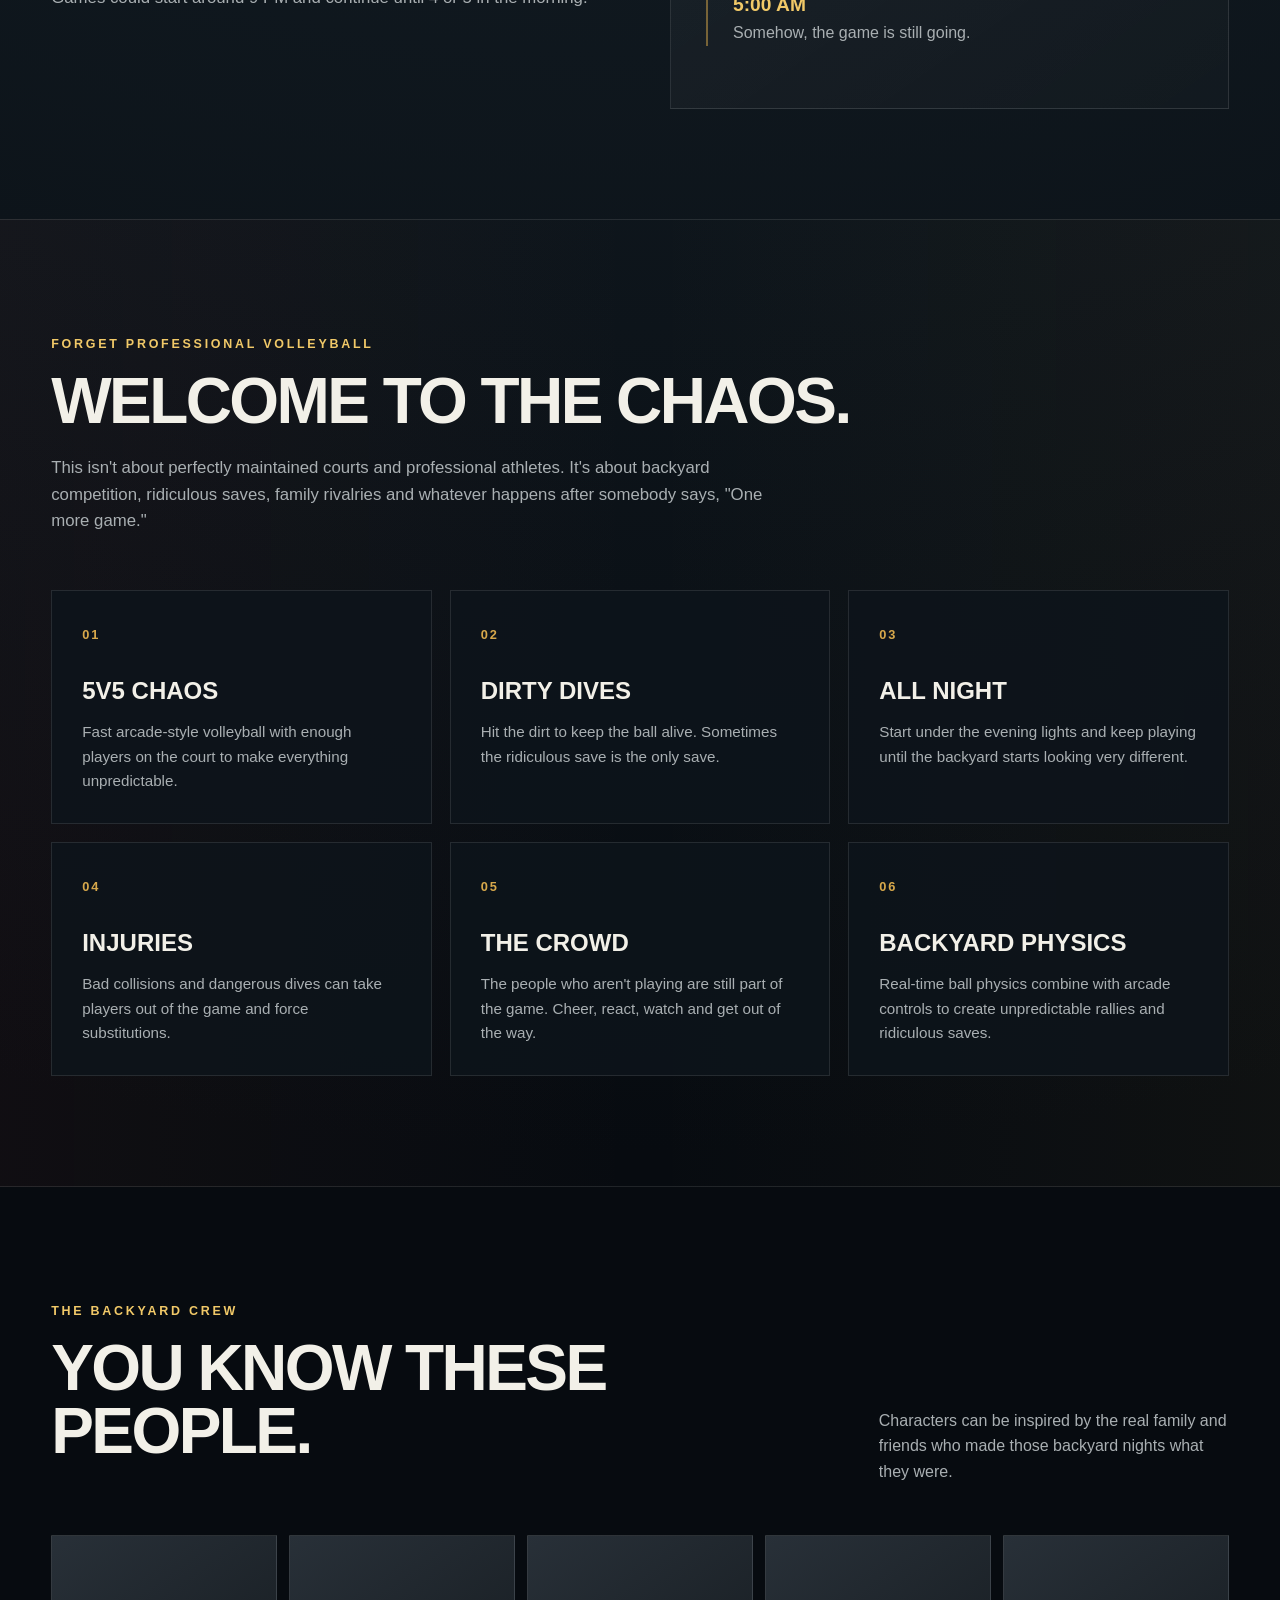
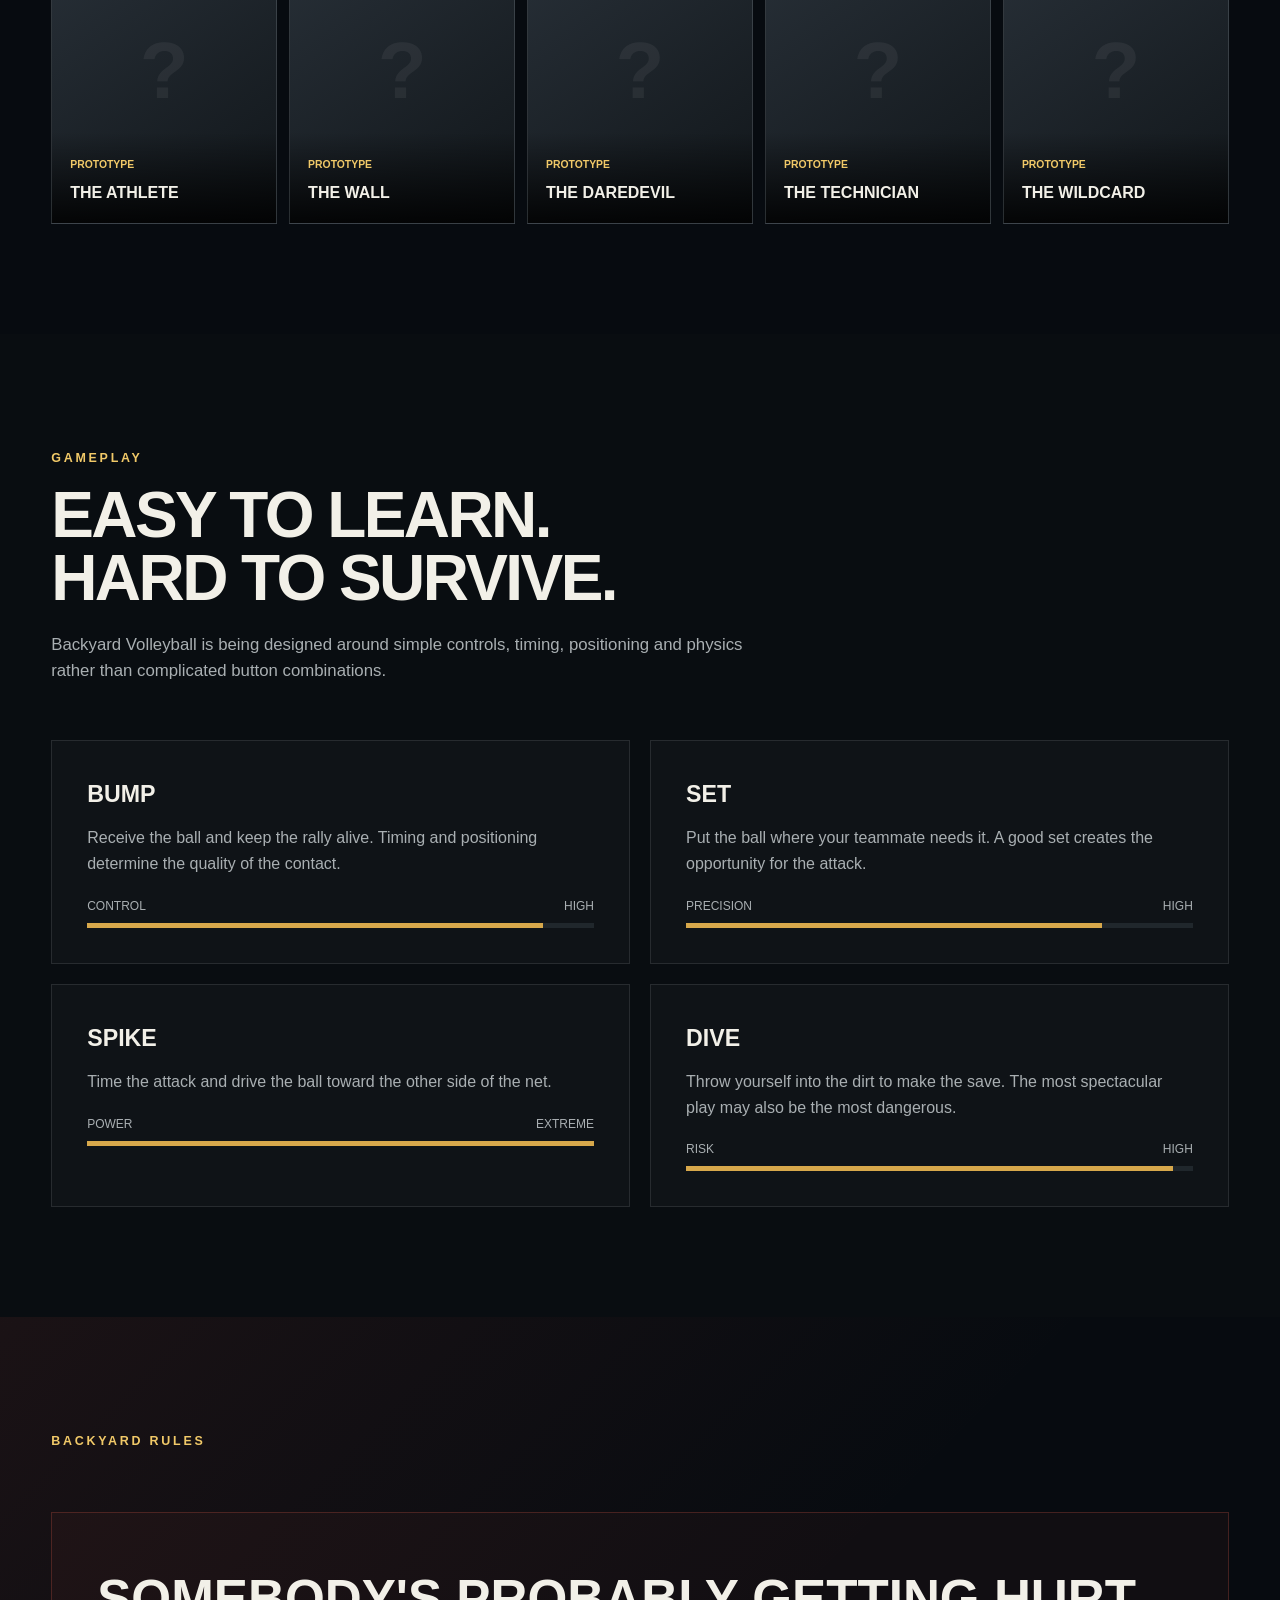
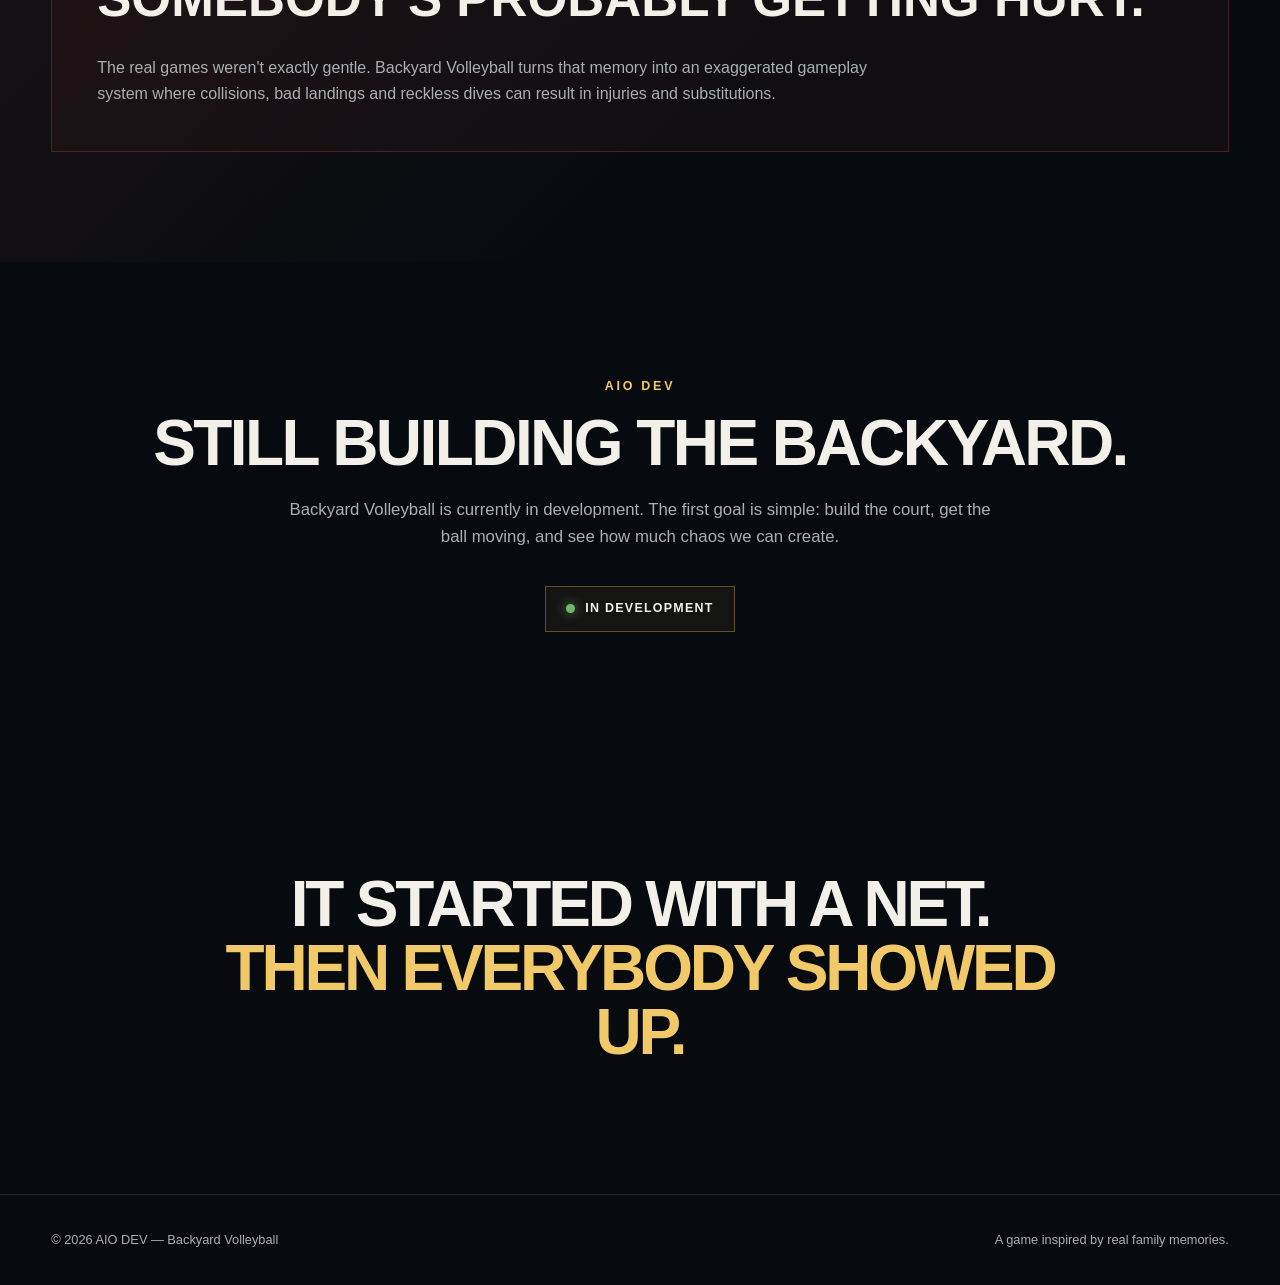
<file: games/backyard-volleyball/index.html>
<!DOCTYPE html>
<html lang="en">
<head>
    <meta charset="UTF-8">
    <meta name="viewport" content="width=device-width, initial-scale=1.0">

    <title>Backyard Volleyball | AIO DEV</title>

    <meta
        name="description"
        content="Backyard Volleyball — an arcade-style volleyball game inspired by real family backyard volleyball games that lasted all night."
    >

    <style>
        :root {
            --night: #070b10;
            --night-2: #0d141b;
            --panel: rgba(13, 20, 27, 0.88);
            --panel-light: rgba(255,255,255,0.05);
            --text: #f2f0e8;
            --muted: #a9afb2;
            --light: #fff4c2;
            --accent: #d7a84b;
            --accent-2: #f1c968;
            --danger: #b84c3f;
            --grass: #18241d;
            --border: rgba(255,255,255,0.10);
        }

        * {
            box-sizing: border-box;
            margin: 0;
            padding: 0;
        }

        html {
            scroll-behavior: smooth;
        }

        body {
            font-family: Arial, Helvetica, sans-serif;
            background:
                radial-gradient(circle at 50% 0%, #1b2932 0%, var(--night) 45%),
                var(--night);
            color: var(--text);
            line-height: 1.6;
            overflow-x: hidden;
        }

        /* =========================================
           GLOBAL
        ========================================= */

        a {
            color: inherit;
            text-decoration: none;
        }

        .container {
            width: min(1180px, 92%);
            margin: auto;
        }

        .eyebrow {
            display: inline-block;
            color: var(--accent-2);
            font-size: 0.78rem;
            font-weight: 800;
            letter-spacing: 0.22em;
            text-transform: uppercase;
            margin-bottom: 15px;
        }

        .section-title {
            font-size: clamp(2rem, 5vw, 4rem);
            line-height: 0.98;
            text-transform: uppercase;
            letter-spacing: -0.04em;
            margin-bottom: 22px;
        }

        .section-text {
            color: var(--muted);
            max-width: 720px;
            font-size: 1.05rem;
        }

        .btn {
            display: inline-flex;
            align-items: center;
            justify-content: center;
            min-height: 48px;
            padding: 0 25px;
            border: 1px solid var(--accent);
            background: var(--accent);
            color: #101010;
            font-weight: 900;
            text-transform: uppercase;
            letter-spacing: 0.08em;
            transition: 0.25s ease;
            cursor: pointer;
        }

        .btn:hover {
            transform: translateY(-3px);
            background: var(--accent-2);
            box-shadow: 0 10px 30px rgba(215, 168, 75, 0.25);
        }

        .btn.secondary {
            background: transparent;
            color: var(--text);
            border-color: rgba(255,255,255,0.25);
        }

        .btn.secondary:hover {
            background: rgba(255,255,255,0.08);
            border-color: var(--accent);
        }

        /* =========================================
           TOP NAV
        ========================================= */

        header {
            position: fixed;
            top: 0;
            left: 0;
            width: 100%;
            z-index: 1000;
            background: rgba(5, 8, 12, 0.78);
            backdrop-filter: blur(12px);
            border-bottom: 1px solid rgba(255,255,255,0.08);
        }

        nav {
            min-height: 70px;
            display: flex;
            align-items: center;
            justify-content: space-between;
        }

        .logo {
            font-size: 0.9rem;
            font-weight: 900;
            letter-spacing: 0.15em;
            text-transform: uppercase;
        }

        .logo span {
            color: var(--accent);
        }

        .nav-links {
            display: flex;
            gap: 28px;
            list-style: none;
            font-size: 0.82rem;
            font-weight: 800;
            text-transform: uppercase;
            letter-spacing: 0.08em;
        }

        .nav-links a {
            color: #c8cccd;
            transition: 0.2s;
        }

        .nav-links a:hover {
            color: var(--accent-2);
        }

        /* =========================================
           HERO
        ========================================= */

        .hero {
            min-height: 100vh;
            position: relative;
            display: flex;
            align-items: center;
            overflow: hidden;
            background:
                linear-gradient(
                    180deg,
                    rgba(3, 6, 9, 0.18),
                    rgba(3, 6, 9, 0.65) 65%,
                    var(--night) 100%
                );
        }

        /* Fake stadium lights */

        .light-glow {
            position: absolute;
            width: 650px;
            height: 650px;
            border-radius: 50%;
            background: radial-gradient(
                circle,
                rgba(255, 242, 190, 0.18) 0%,
                rgba(255, 225, 130, 0.07) 35%,
                transparent 70%
            );
            pointer-events: none;
        }

        .glow-left {
            top: -250px;
            left: -250px;
        }

        .glow-right {
            top: -250px;
            right: -250px;
        }

        .hero-content {
            position: relative;
            z-index: 5;
            padding-top: 80px;
            max-width: 900px;
        }

        .hero-kicker {
            font-weight: 900;
            text-transform: uppercase;
            letter-spacing: 0.2em;
            color: var(--accent-2);
            margin-bottom: 18px;
            font-size: 0.9rem;
        }

        .hero h1 {
            font-size: clamp(4rem, 11vw, 9rem);
            line-height: 0.78;
            text-transform: uppercase;
            letter-spacing: -0.075em;
            margin-bottom: 30px;
            text-shadow:
                0 4px 0 rgba(0,0,0,0.5),
                0 0 45px rgba(255,224,150,0.08);
        }

        .hero h1 span {
            display: block;
            color: var(--accent-2);
        }

        .hero-tagline {
            font-size: clamp(1.15rem, 2vw, 1.55rem);
            font-weight: 700;
            max-width: 700px;
            color: #e1e3df;
            margin-bottom: 32px;
        }

        .hero-buttons {
            display: flex;
            flex-wrap: wrap;
            gap: 14px;
        }

        /* backyard silhouette */

        .backyard {
            position: absolute;
            bottom: 0;
            left: 0;
            width: 100%;
            height: 35%;
            background:
                linear-gradient(
                    180deg,
                    transparent,
                    rgba(8, 15, 10, 0.9)
                ),
                var(--grass);
            clip-path: polygon(
                0 25%,
                18% 18%,
                35% 25%,
                55% 15%,
                72% 23%,
                88% 16%,
                100% 25%,
                100% 100%,
                0 100%
            );
        }

        .net {
            position: absolute;
            left: 15%;
            right: 15%;
            bottom: 19%;
            height: 4px;
            background: rgba(240,240,230,0.7);
            box-shadow: 0 0 12px rgba(255,255,255,0.12);
        }

        .net::before,
        .net::after {
            content: "";
            position: absolute;
            bottom: 0;
            width: 5px;
            height: 85px;
            background: #222;
        }

        .net::before {
            left: 0;
        }

        .net::after {
            right: 0;
        }

        /* =========================================
           STORY
        ========================================= */

        section {
            padding: 110px 0;
            position: relative;
        }

        .story-grid {
            display: grid;
            grid-template-columns: 1fr 1fr;
            gap: 60px;
            align-items: center;
        }

        .story-copy p {
            color: var(--muted);
            margin-bottom: 20px;
            font-size: 1.05rem;
        }

        .story-card {
            position: relative;
            min-height: 440px;
            background:
                linear-gradient(
                    145deg,
                    rgba(255,255,255,0.06),
                    rgba(255,255,255,0.015)
                );
            border: 1px solid var(--border);
            overflow: hidden;
            padding: 35px;
        }

        .story-card::before {
            content: "9 PM";
            position: absolute;
            right: -20px;
            top: 20px;
            font-size: 7rem;
            font-weight: 900;
            color: rgba(255,255,255,0.025);
        }

        .timeline {
            position: relative;
            margin-top: 45px;
            border-left: 2px solid rgba(215,168,75,0.5);
            padding-left: 25px;
        }

        .timeline-item {
            margin-bottom: 27px;
        }

        .timeline-item strong {
            display: block;
            color: var(--accent-2);
            font-size: 1.2rem;
        }

        .timeline-item span {
            color: var(--muted);
        }

        /* =========================================
           CHAOS
        ========================================= */

        .chaos {
            background:
                linear-gradient(
                    90deg,
                    rgba(180,76,63,0.05),
                    transparent 50%,
                    rgba(215,168,75,0.04)
                );
            border-top: 1px solid var(--border);
            border-bottom: 1px solid var(--border);
        }

        .feature-grid {
            margin-top: 55px;
            display: grid;
            grid-template-columns: repeat(3, 1fr);
            gap: 18px;
        }

        .feature {
            min-height: 220px;
            padding: 30px;
            background: var(--panel);
            border: 1px solid var(--border);
            transition: 0.25s ease;
        }

        .feature:hover {
            transform: translateY(-6px);
            border-color: rgba(215,168,75,0.55);
        }

        .feature-number {
            color: var(--accent);
            font-size: 0.8rem;
            font-weight: 900;
            letter-spacing: 0.15em;
        }

        .feature h3 {
            margin: 25px 0 10px;
            font-size: 1.5rem;
            text-transform: uppercase;
        }

        .feature p {
            color: var(--muted);
            font-size: 0.95rem;
        }

        /* =========================================
           CREW
        ========================================= */

        .crew-intro {
            display: flex;
            justify-content: space-between;
            align-items: end;
            gap: 30px;
        }

        .crew-note {
            max-width: 350px;
            color: var(--muted);
        }

        .crew-grid {
            display: grid;
            grid-template-columns: repeat(5, 1fr);
            gap: 12px;
            margin-top: 50px;
        }

        .crew-card {
            aspect-ratio: 0.78;
            position: relative;
            overflow: hidden;
            background:
                linear-gradient(
                    145deg,
                    #283038,
                    #11161a
                );
            border: 1px solid var(--border);
            display: flex;
            align-items: end;
        }

        .crew-card::before {
            content: "?";
            position: absolute;
            top: 25%;
            left: 50%;
            transform: translateX(-50%);
            font-size: 5rem;
            font-weight: 900;
            color: rgba(255,255,255,0.06);
        }

        .crew-card-content {
            width: 100%;
            padding: 18px;
            background: linear-gradient(
                transparent,
                rgba(0,0,0,0.85)
            );
        }

        .crew-card small {
            color: var(--accent-2);
            text-transform: uppercase;
            font-weight: 800;
            font-size: 0.65rem;
        }

        .crew-card strong {
            display: block;
            margin-top: 4px;
            text-transform: uppercase;
        }

        /* =========================================
           GAMEPLAY
        ========================================= */

        .gameplay {
            background: #090d11;
        }

        .gameplay-grid {
            margin-top: 55px;
            display: grid;
            grid-template-columns: repeat(2, 1fr);
            gap: 20px;
        }

        .mechanic {
            padding: 35px;
            border: 1px solid var(--border);
            background: rgba(255,255,255,0.025);
        }

        .mechanic h3 {
            text-transform: uppercase;
            margin-bottom: 12px;
            font-size: 1.45rem;
        }

        .mechanic p {
            color: var(--muted);
        }

        .stat-line {
            display: flex;
            justify-content: space-between;
            margin-top: 20px;
            font-size: 0.75rem;
            text-transform: uppercase;
            color: var(--muted);
        }

        .bar {
            height: 5px;
            background: #20272c;
            margin-top: 7px;
        }

        .bar span {
            display: block;
            height: 100%;
            width: 75%;
            background: var(--accent);
        }

        /* =========================================
           INJURY
        ========================================= */

        .injury {
            background:
                linear-gradient(
                    135deg,
                    rgba(184,76,63,0.11),
                    transparent 60%
                );
        }

        .injury-box {
            margin-top: 45px;
            padding: 45px;
            border: 1px solid rgba(184,76,63,0.3);
            background: rgba(184,76,63,0.05);
        }

        .injury-box h3 {
            font-size: clamp(2rem, 4vw, 3.5rem);
            text-transform: uppercase;
            margin-bottom: 15px;
        }

        .injury-box p {
            color: var(--muted);
            max-width: 800px;
        }

        /* =========================================
           DEVELOPMENT
        ========================================= */

        .development {
            text-align: center;
        }

        .development .section-text {
            margin: auto;
        }

        .status {
            display: inline-flex;
            align-items: center;
            gap: 10px;
            margin-top: 35px;
            padding: 12px 20px;
            border: 1px solid rgba(215,168,75,0.4);
            background: rgba(215,168,75,0.06);
            text-transform: uppercase;
            font-weight: 900;
            font-size: 0.78rem;
            letter-spacing: 0.1em;
        }

        .status-dot {
            width: 9px;
            height: 9px;
            border-radius: 50%;
            background: #72b86b;
            box-shadow: 0 0 12px rgba(114,184,107,0.8);
        }

        /* =========================================
           QUOTE
        ========================================= */

        .quote {
            padding: 130px 0;
            text-align: center;
        }

        blockquote {
            max-width: 900px;
            margin: auto;
            font-size: clamp(2rem, 5vw, 4.5rem);
            line-height: 1;
            font-weight: 900;
            text-transform: uppercase;
            letter-spacing: -0.05em;
        }

        blockquote span {
            color: var(--accent-2);
        }

        /* =========================================
           FOOTER
        ========================================= */

        footer {
            border-top: 1px solid var(--border);
            padding: 35px 0;
            color: var(--muted);
            font-size: 0.8rem;
        }

        .footer-inner {
            display: flex;
            justify-content: space-between;
            gap: 20px;
        }

        /* =========================================
           RESPONSIVE
        ========================================= */

        @media (max-width: 900px) {

            .nav-links {
                display: none;
            }

            .story-grid,
            .gameplay-grid {
                grid-template-columns: 1fr;
            }

            .feature-grid {
                grid-template-columns: repeat(2, 1fr);
            }

            .crew-grid {
                grid-template-columns: repeat(3, 1fr);
            }

            .crew-intro {
                display: block;
            }

            .crew-note {
                margin-top: 20px;
            }
        }

        @media (max-width: 600px) {

            section {
                padding: 80px 0;
            }

            .hero {
                min-height: 90vh;
            }

            .hero h1 {
                font-size: clamp(3.6rem, 18vw, 6rem);
            }

            .hero-buttons {
                flex-direction: column;
                align-items: stretch;
            }

            .feature-grid {
                grid-template-columns: 1fr;
            }

            .crew-grid {
                grid-template-columns: repeat(2, 1fr);
            }

            .story-card {
                min-height: 360px;
            }

            .injury-box {
                padding: 30px;
            }

            .footer-inner {
                flex-direction: column;
            }
        }
    </style>
</head>

<body>

    <!-- =========================================
         NAVIGATION
    ========================================== -->

    <header>
        <div class="container">
            <nav>
               <a href="../../index.html"
               class="logo">

                <span class="logo-main">
                    AIO
                </span>

                <span class="logo-sub">
                    DEV
                </span>

            </a>
                <ul class="nav-links">
                    <li><a href="#story">The Story</a></li>
                    <li><a href="#features">The Chaos</a></li>
                    <li><a href="#crew">The Crew</a></li>
                    <li><a href="#gameplay">Gameplay</a></li>
                </ul>
            </nav>
        </div>
    </header>


    <!-- =========================================
         HERO
    ========================================== -->

    <main>

        <section class="hero">

            <div class="light-glow glow-left"></div>
            <div class="light-glow glow-right"></div>

            <div class="backyard"></div>
            <div class="net"></div>

            <div class="container">

                <div class="hero-content">

                    <div class="hero-kicker">
                        An AIO DEV Original
                    </div>

                    <h1>
                        Backyard
                        <span>Volleyball</span>
                    </h1>

                    <p class="hero-tagline">
                        It started with a volleyball net.
                        Then everybody showed up.
                    </p>

                    <div class="hero-buttons">
                        <a href="#story" class="btn">
                            The Story
                        </a>

                        <a href="#gameplay" class="btn secondary">
                            Explore The Game
                        </a>
                    </div>

                </div>

            </div>

        </section>


        <!-- =========================================
             STORY
        ========================================== -->

        <section id="story">

            <div class="container">

                <div class="story-grid">

                    <div class="story-copy">

                        <span class="eyebrow">
                            Where It Came From
                        </span>

                        <h2 class="section-title">
                            This isn't just a volleyball game.
                        </h2>

                        <p>
                            Backyard Volleyball was inspired by something
                            that actually happened in my family.
                        </p>

                        <p>
                            We had a large backyard, stadium lights,
                            a volleyball net, and a family that liked
                            to compete.
                        </p>

                        <p>
                            What started as weekend volleyball could turn
                            into a full-blown nighttime event. Around
                            thirty people might show up. Some played.
                            Some watched. Everybody was part of it.
                        </p>

                        <p>
                            Games could start around 9 PM and continue
                            until 4 or 5 in the morning.
                        </p>

                    </div>


                    <div class="story-card">

                        <span class="eyebrow">
                            One Night
                        </span>

                        <h3 class="section-title">
                            9 PM → Sunrise
                        </h3>

                        <div class="timeline">

                            <div class="timeline-item">
                                <strong>9:00 PM</strong>
                                <span>The lights come on.</span>
                            </div>

                            <div class="timeline-item">
                                <strong>10:30 PM</strong>
                                <span>The backyard is packed.</span>
                            </div>

                            <div class="timeline-item">
                                <strong>1:00 AM</strong>
                                <span>Nobody wants to stop.</span>
                            </div>

                            <div class="timeline-item">
                                <strong>3:00 AM</strong>
                                <span>Everyone is exhausted.</span>
                            </div>

                            <div class="timeline-item">
                                <strong>5:00 AM</strong>
                                <span>Somehow, the game is still going.</span>
                            </div>

                        </div>

                    </div>

                </div>

            </div>

        </section>


        <!-- =========================================
             CHAOS
        ========================================== -->

        <section id="features" class="chaos">

            <div class="container">

                <span class="eyebrow">
                    Forget Professional Volleyball
                </span>

                <h2 class="section-title">
                    Welcome to the chaos.
                </h2>

                <p class="section-text">
                    This isn't about perfectly maintained courts and
                    professional athletes. It's about backyard competition,
                    ridiculous saves, family rivalries and whatever happens
                    after somebody says, "One more game."
                </p>


                <div class="feature-grid">

                    <article class="feature">
                        <span class="feature-number">01</span>
                        <h3>5v5 Chaos</h3>
                        <p>
                            Fast arcade-style volleyball with enough players
                            on the court to make everything unpredictable.
                        </p>
                    </article>

                    <article class="feature">
                        <span class="feature-number">02</span>
                        <h3>Dirty Dives</h3>
                        <p>
                            Hit the dirt to keep the ball alive. Sometimes
                            the ridiculous save is the only save.
                        </p>
                    </article>

                    <article class="feature">
                        <span class="feature-number">03</span>
                        <h3>All Night</h3>
                        <p>
                            Start under the evening lights and keep playing
                            until the backyard starts looking very different.
                        </p>
                    </article>

                    <article class="feature">
                        <span class="feature-number">04</span>
                        <h3>Injuries</h3>
                        <p>
                            Bad collisions and dangerous dives can take
                            players out of the game and force substitutions.
                        </p>
                    </article>

                    <article class="feature">
                        <span class="feature-number">05</span>
                        <h3>The Crowd</h3>
                        <p>
                            The people who aren't playing are still part of
                            the game. Cheer, react, watch and get out of the way.
                        </p>
                    </article>

                    <article class="feature">
                        <span class="feature-number">06</span>
                        <h3>Backyard Physics</h3>
                        <p>
                            Real-time ball physics combine with arcade controls
                            to create unpredictable rallies and ridiculous saves.
                        </p>
                    </article>

                </div>

            </div>

        </section>


        <!-- =========================================
             CREW
        ========================================== -->

        <section id="crew">

            <div class="container">

                <div class="crew-intro">

                    <div>
                        <span class="eyebrow">
                            The Backyard Crew
                        </span>

                        <h2 class="section-title">
                            You know these people.
                        </h2>
                    </div>

                    <p class="crew-note">
                        Characters can be inspired by the real family and
                        friends who made those backyard nights what they were.
                    </p>

                </div>


                <div class="crew-grid">

                    <div class="crew-card">
                        <div class="crew-card-content">
                            <small>Prototype</small>
                            <strong>The Athlete</strong>
                        </div>
                    </div>

                    <div class="crew-card">
                        <div class="crew-card-content">
                            <small>Prototype</small>
                            <strong>The Wall</strong>
                        </div>
                    </div>

                    <div class="crew-card">
                        <div class="crew-card-content">
                            <small>Prototype</small>
                            <strong>The Daredevil</strong>
                        </div>
                    </div>

                    <div class="crew-card">
                        <div class="crew-card-content">
                            <small>Prototype</small>
                            <strong>The Technician</strong>
                        </div>
                    </div>

                    <div class="crew-card">
                        <div class="crew-card-content">
                            <small>Prototype</small>
                            <strong>The Wildcard</strong>
                        </div>
                    </div>

                </div>

            </div>

        </section>


        <!-- =========================================
             GAMEPLAY
        ========================================== -->

        <section id="gameplay" class="gameplay">

            <div class="container">

                <span class="eyebrow">
                    Gameplay
                </span>

                <h2 class="section-title">
                    Easy to learn.<br>
                    Hard to survive.
                </h2>

                <p class="section-text">
                    Backyard Volleyball is being designed around simple
                    controls, timing, positioning and physics rather than
                    complicated button combinations.
                </p>


                <div class="gameplay-grid">

                    <article class="mechanic">

                        <h3>Bump</h3>

                        <p>
                            Receive the ball and keep the rally alive.
                            Timing and positioning determine the quality
                            of the contact.
                        </p>

                        <div class="stat-line">
                            <span>Control</span>
                            <span>High</span>
                        </div>

                        <div class="bar">
                            <span style="width: 90%;"></span>
                        </div>

                    </article>


                    <article class="mechanic">

                        <h3>Set</h3>

                        <p>
                            Put the ball where your teammate needs it.
                            A good set creates the opportunity for the attack.
                        </p>

                        <div class="stat-line">
                            <span>Precision</span>
                            <span>High</span>
                        </div>

                        <div class="bar">
                            <span style="width: 82%;"></span>
                        </div>

                    </article>


                    <article class="mechanic">

                        <h3>Spike</h3>

                        <p>
                            Time the attack and drive the ball toward the
                            other side of the net.
                        </p>

                        <div class="stat-line">
                            <span>Power</span>
                            <span>Extreme</span>
                        </div>

                        <div class="bar">
                            <span style="width: 100%;"></span>
                        </div>

                    </article>


                    <article class="mechanic">

                        <h3>Dive</h3>

                        <p>
                            Throw yourself into the dirt to make the save.
                            The most spectacular play may also be the most
                            dangerous.
                        </p>

                        <div class="stat-line">
                            <span>Risk</span>
                            <span>High</span>
                        </div>

                        <div class="bar">
                            <span style="width: 96%;"></span>
                        </div>

                    </article>

                </div>

            </div>

        </section>


        <!-- =========================================
             INJURIES
        ========================================== -->

        <section class="injury">

            <div class="container">

                <span class="eyebrow">
                    Backyard Rules
                </span>

                <div class="injury-box">

                    <h3>
                        Somebody's probably getting hurt.
                    </h3>

                    <p>
                        The real games weren't exactly gentle. Backyard
                        Volleyball turns that memory into an exaggerated
                        gameplay system where collisions, bad landings and
                        reckless dives can result in injuries and substitutions.
                    </p>

                </div>

            </div>

        </section>


        <!-- =========================================
             DEVELOPMENT
        ========================================== -->

        <section class="development">

            <div class="container">

                <span class="eyebrow">
                    AIO DEV
                </span>

                <h2 class="section-title">
                    Still building the backyard.
                </h2>

                <p class="section-text">
                    Backyard Volleyball is currently in development.
                    The first goal is simple: build the court, get the ball
                    moving, and see how much chaos we can create.
                </p>

                <div class="status">
                    <span class="status-dot"></span>
                    In Development
                </div>

            </div>

        </section>


        <!-- =========================================
             QUOTE
        ========================================== -->

        <section class="quote">

            <div class="container">

                <blockquote>
                    It started with a net.
                    <br>
                    <span>Then everybody showed up.</span>
                </blockquote>

            </div>

        </section>

    </main>


    <!-- =========================================
         FOOTER
    ========================================== -->

    <footer>

        <div class="container">

            <div class="footer-inner">

                <div>
                    © 2026 AIO DEV — Backyard Volleyball
                </div>

                <div>
                    A game inspired by real family memories.
                </div>

            </div>

        </div>

    </footer>


    <!-- =========================================
         JAVASCRIPT
    ========================================== -->

    <script>

        /*
         * Small interaction layer.
         * The page works without JavaScript,
         * but this adds a subtle reveal effect.
         */

        const revealItems = document.querySelectorAll(
            '.feature, .crew-card, .mechanic, .story-card'
        );

        const observer = new IntersectionObserver(
            entries => {

                entries.forEach(entry => {

                    if (entry.isIntersecting) {

                        entry.target.style.opacity = '1';
                        entry.target.style.transform = 'translateY(0)';

                        observer.unobserve(entry.target);
                    }

                });

            },
            {
                threshold: 0.12
            }
        );


        revealItems.forEach(item => {

            item.style.opacity = '0';
            item.style.transform = 'translateY(25px)';
            item.style.transition =
                'opacity 0.7s ease, transform 0.7s ease';

            observer.observe(item);

        });


        /*
         * Highlight navigation link based on scroll position.
         */

        const sections = document.querySelectorAll(
            'section[id]'
        );

        const navLinks = document.querySelectorAll(
            '.nav-links a'
        );

        window.addEventListener(
            'scroll',
            () => {

                let current = '';

                sections.forEach(section => {

                    const sectionTop =
                        section.offsetTop - 150;

                    if (window.scrollY >= sectionTop) {
                        current = section.getAttribute('id');
                    }

                });

                navLinks.forEach(link => {

                    link.style.color = '';

                    if (
                        link.getAttribute('href') ===
                        '#' + current
                    ) {
                        link.style.color =
                            'var(--accent-2)';
                    }

                });

            }
        );

    </script>

</body>
</html>
</file>
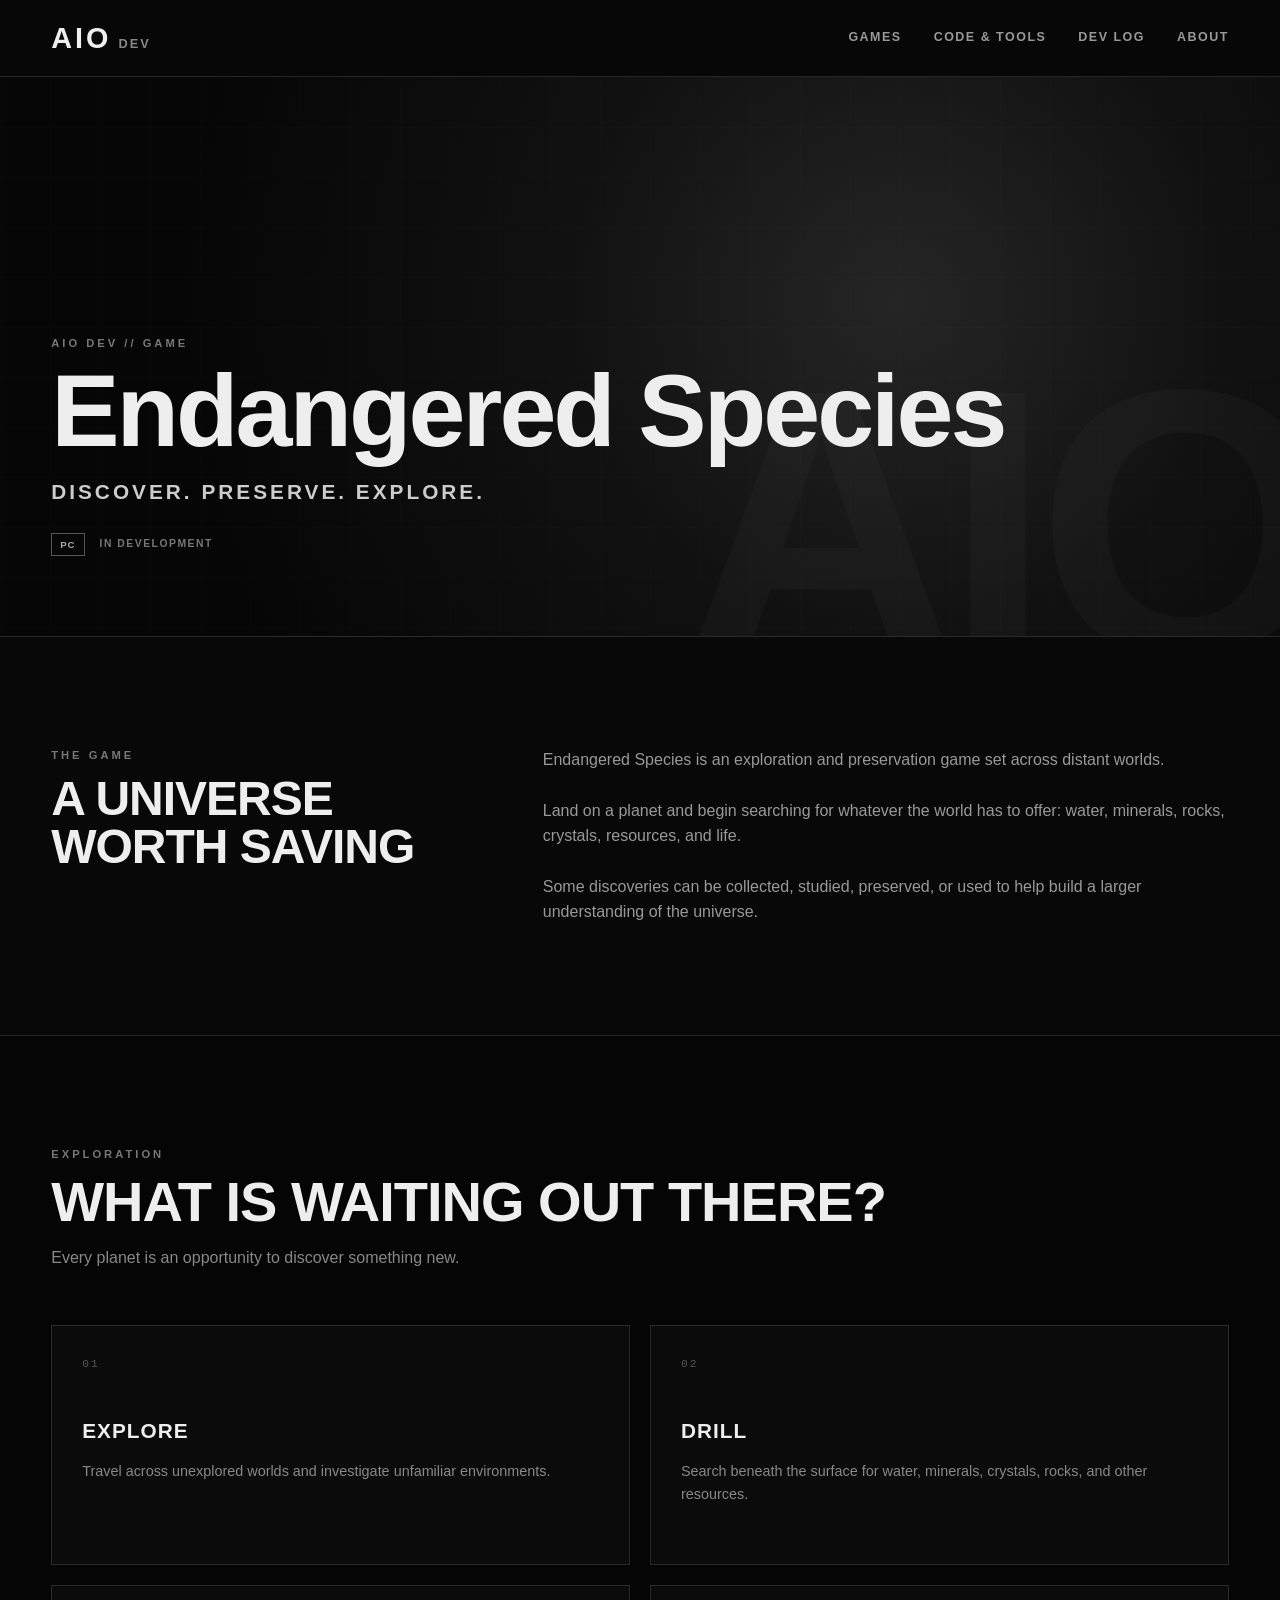
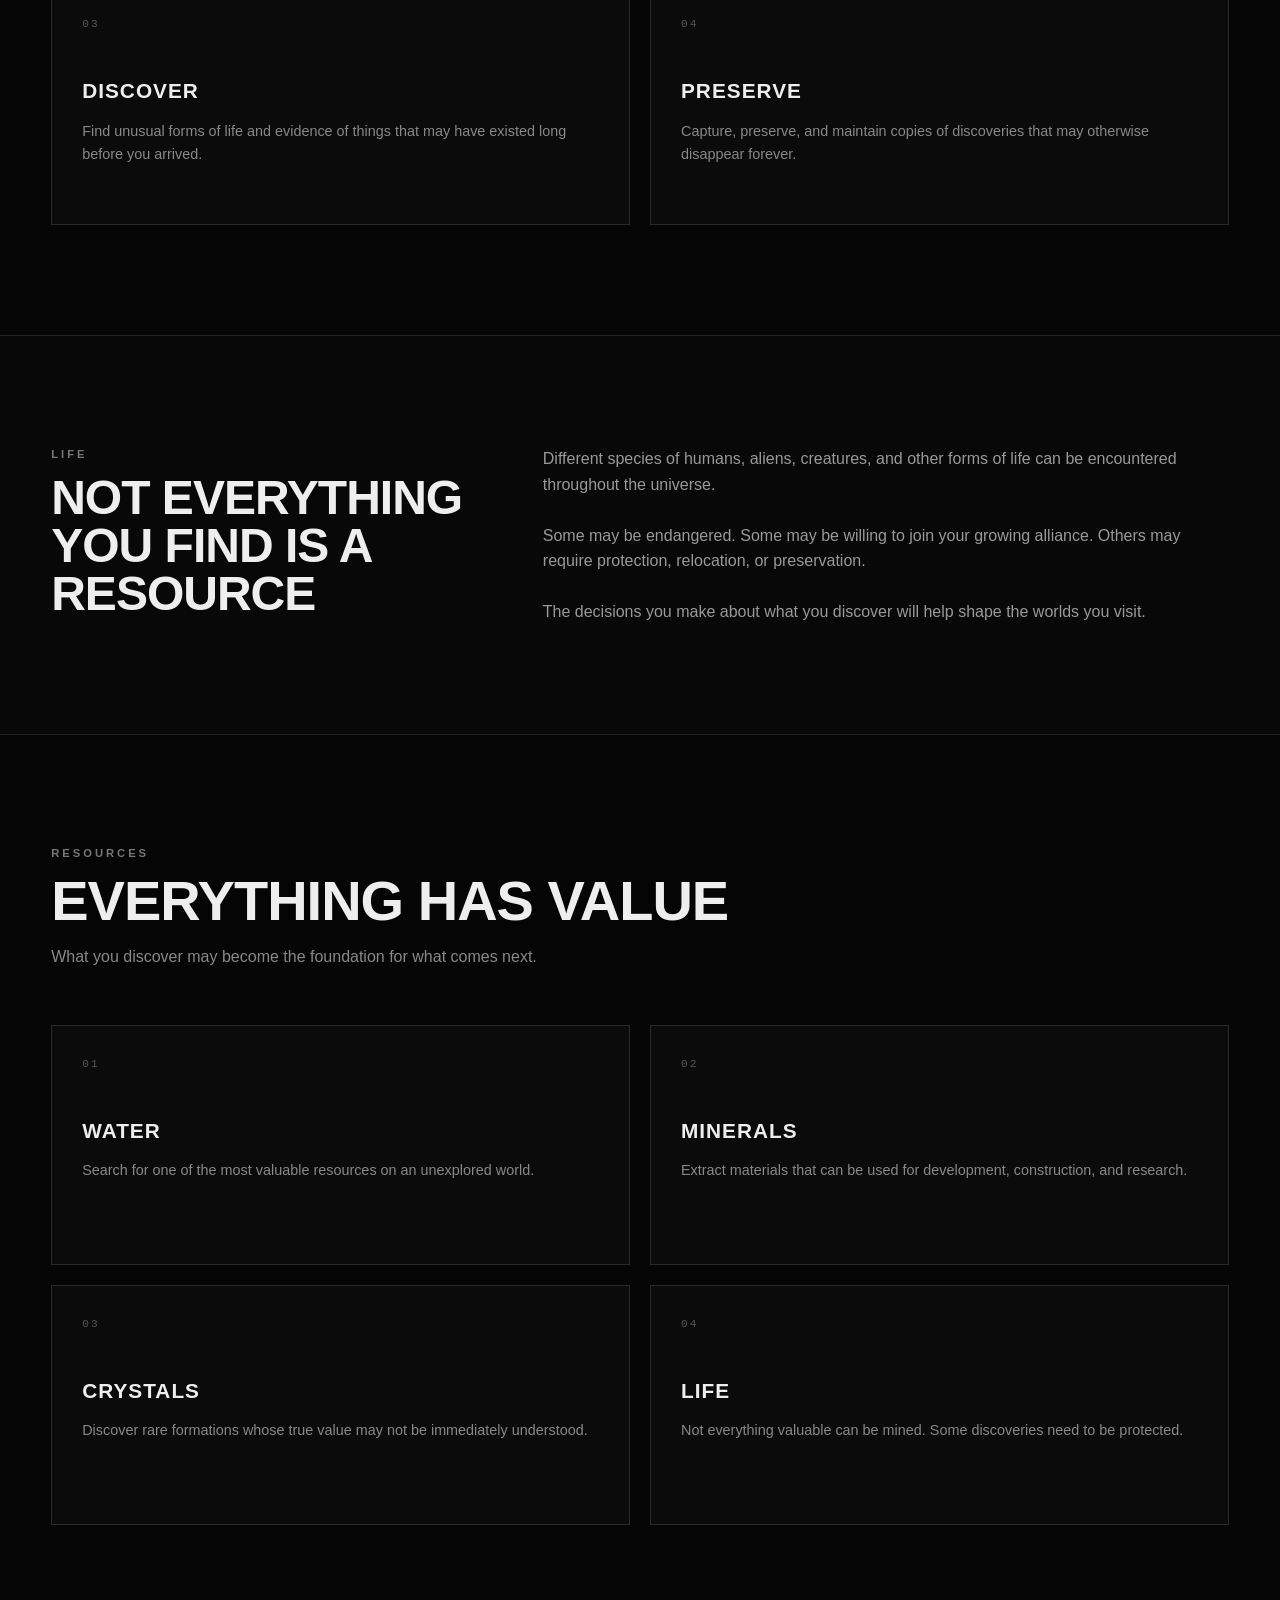
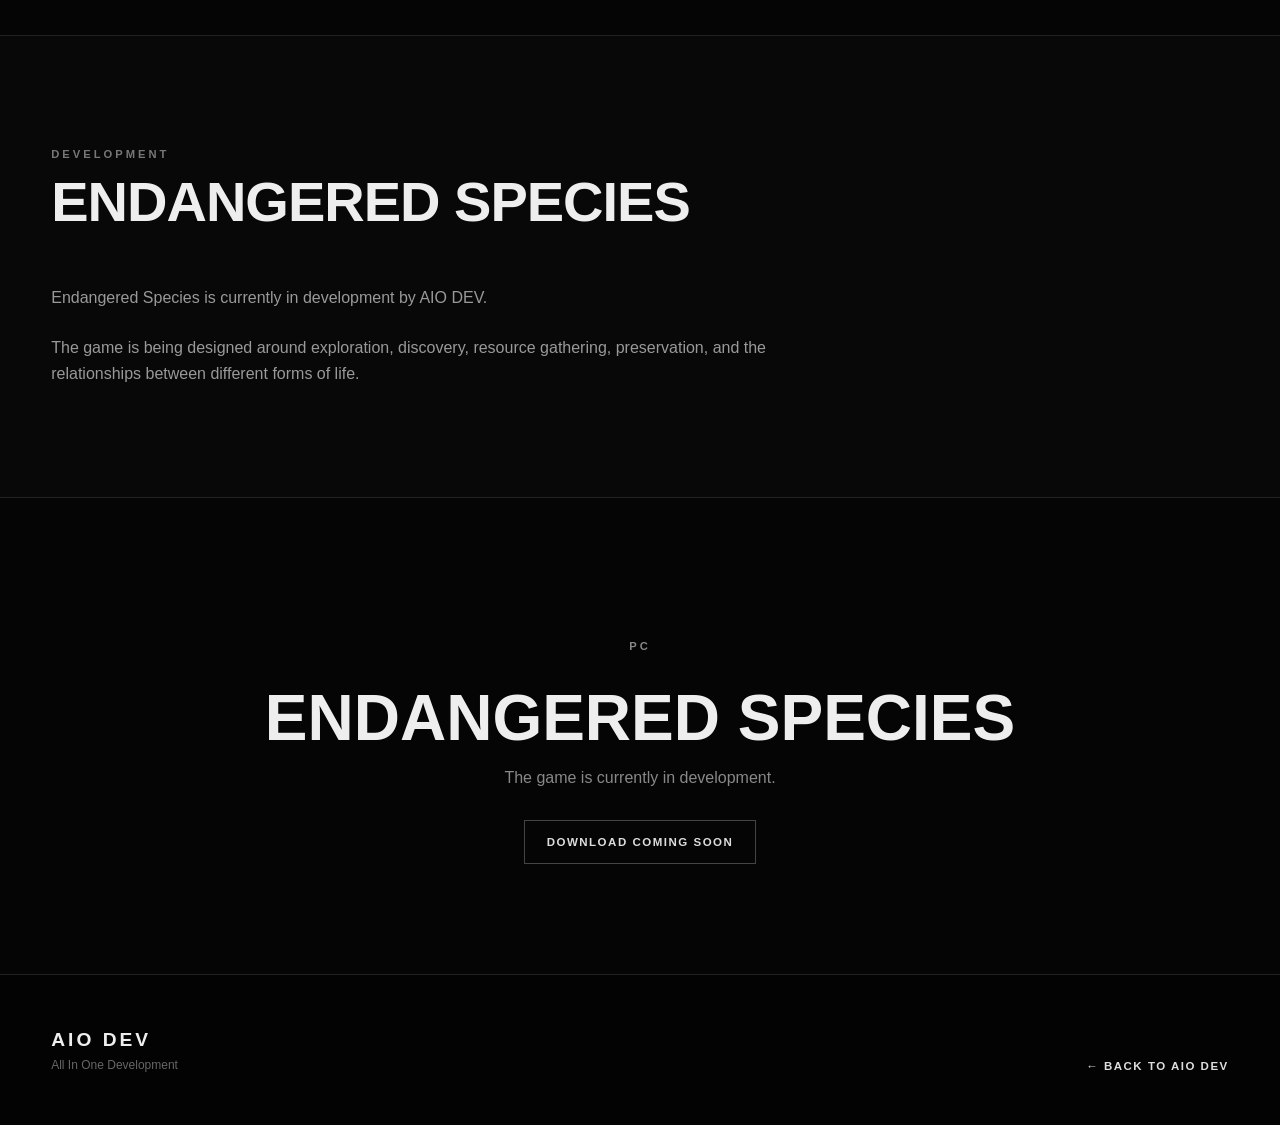
<file: games/endangered-species/index.html>
<!DOCTYPE html>
<html lang="en">

<head>

    <meta charset="UTF-8">

    <meta name="viewport"
          content="width=device-width, initial-scale=1.0">

    <meta name="description"
          content="Endangered Species - An independent exploration and preservation game by AIO DEV.">

    <title>Endangered Species | AIO DEV</title>

    <link rel="stylesheet"
          href="../../style.css">

</head>


<body>


    <!-- =========================================
         HEADER
    ========================================== -->

    <header class="site-header">

        <div class="container nav-container">

            <a href="../../index.html"
               class="logo">

                <span class="logo-main">
                    AIO
                </span>

                <span class="logo-sub">
                    DEV
                </span>

            </a>


            <nav class="navigation">

                <a href="../../index.html#games">
                    Games
                </a>

                <a href="../../index.html#tools">
                    Code & Tools
                </a>

                <a href="../../index.html#devlog">
                    Dev Log
                </a>

                <a href="../../index.html#about">
                    About
                </a>

            </nav>

        </div>

    </header>



    <!-- =========================================
         GAME HERO
    ========================================== -->

    <main>

        <section class="game-page-hero">

            <div class="container">

                <p class="section-label">
                    AIO DEV // GAME
                </p>


                <h1>
                    Endangered Species
                </h1>


                <p class="game-page-tagline">
                    Discover. Preserve. Explore.
                </p>


                <div class="game-page-platform">

                    <span class="platform-badge pc">
                        PC
                    </span>

                    <span class="game-status">
                        IN DEVELOPMENT
                    </span>

                </div>

            </div>

        </section>



        <!-- =========================================
             GAME INTRO
        ========================================== -->

        <section class="section">

            <div class="container game-page-content">

                <div>

                    <p class="section-label">
                        THE GAME
                    </p>

                    <h2>
                        A UNIVERSE WORTH SAVING
                    </h2>

                </div>


                <div class="game-page-description">

                    <p>
                        Endangered Species is an exploration
                        and preservation game set across
                        distant worlds.
                    </p>

                    <p>
                        Land on a planet and begin searching
                        for whatever the world has to offer:
                        water, minerals, rocks, crystals,
                        resources, and life.
                    </p>

                    <p>
                        Some discoveries can be collected,
                        studied, preserved, or used to help
                        build a larger understanding of the
                        universe.
                    </p>

                </div>

            </div>

        </section>



        <!-- =========================================
             EXPLORATION
        ========================================== -->

        <section class="section section-dark">

            <div class="container">

                <div class="section-heading">

                    <p class="section-label">
                        EXPLORATION
                    </p>

                    <h2>
                        WHAT IS WAITING OUT THERE?
                    </h2>

                    <p>
                        Every planet is an opportunity
                        to discover something new.
                    </p>

                </div>


                <div class="feature-grid">


                    <article class="feature-card">

                        <span class="feature-number">
                            01
                        </span>

                        <h3>
                            EXPLORE
                        </h3>

                        <p>
                            Travel across unexplored worlds
                            and investigate unfamiliar
                            environments.
                        </p>

                    </article>


                    <article class="feature-card">

                        <span class="feature-number">
                            02
                        </span>

                        <h3>
                            DRILL
                        </h3>

                        <p>
                            Search beneath the surface for
                            water, minerals, crystals, rocks,
                            and other resources.
                        </p>

                    </article>


                    <article class="feature-card">

                        <span class="feature-number">
                            03
                        </span>

                        <h3>
                            DISCOVER
                        </h3>

                        <p>
                            Find unusual forms of life and
                            evidence of things that may have
                            existed long before you arrived.
                        </p>

                    </article>


                    <article class="feature-card">

                        <span class="feature-number">
                            04
                        </span>

                        <h3>
                            PRESERVE
                        </h3>

                        <p>
                            Capture, preserve, and maintain
                            copies of discoveries that may
                            otherwise disappear forever.
                        </p>

                    </article>


                </div>

            </div>

        </section>



        <!-- =========================================
             SPECIES
        ========================================== -->

        <section class="section">

            <div class="container game-page-content">

                <div>

                    <p class="section-label">
                        LIFE
                    </p>

                    <h2>
                        NOT EVERYTHING YOU FIND IS A RESOURCE
                    </h2>

                </div>


                <div class="game-page-description">

                    <p>
                        Different species of humans, aliens,
                        creatures, and other forms of life
                        can be encountered throughout the
                        universe.
                    </p>

                    <p>
                        Some may be endangered.

                        Some may be willing to join your
                        growing alliance.

                        Others may require protection,
                        relocation, or preservation.
                    </p>

                    <p>
                        The decisions you make about what you
                        discover will help shape the worlds
                        you visit.
                    </p>

                </div>

            </div>

        </section>



        <!-- =========================================
             RESOURCES
        ========================================== -->

        <section class="section section-dark">

            <div class="container">

                <div class="section-heading">

                    <p class="section-label">
                        RESOURCES
                    </p>

                    <h2>
                        EVERYTHING HAS VALUE
                    </h2>

                    <p>
                        What you discover may become the
                        foundation for what comes next.
                    </p>

                </div>


                <div class="feature-grid">


                    <article class="feature-card">

                        <span class="feature-number">
                            01
                        </span>

                        <h3>
                            WATER
                        </h3>

                        <p>
                            Search for one of the most
                            valuable resources on an
                            unexplored world.
                        </p>

                    </article>


                    <article class="feature-card">

                        <span class="feature-number">
                            02
                        </span>

                        <h3>
                            MINERALS
                        </h3>

                        <p>
                            Extract materials that can
                            be used for development,
                            construction, and research.
                        </p>

                    </article>


                    <article class="feature-card">

                        <span class="feature-number">
                            03
                        </span>

                        <h3>
                            CRYSTALS
                        </h3>

                        <p>
                            Discover rare formations
                            whose true value may not be
                            immediately understood.
                        </p>

                    </article>


                    <article class="feature-card">

                        <span class="feature-number">
                            04
                        </span>

                        <h3>
                            LIFE
                        </h3>

                        <p>
                            Not everything valuable can
                            be mined. Some discoveries
                            need to be protected.
                        </p>

                    </article>


                </div>

            </div>

        </section>



        <!-- =========================================
             DEVELOPMENT
        ========================================== -->

        <section class="section">

            <div class="container">

                <div class="section-heading">

                    <p class="section-label">
                        DEVELOPMENT
                    </p>

                    <h2>
                        ENDANGERED SPECIES
                    </h2>

                </div>


                <div class="game-page-description">

                    <p>
                        Endangered Species is currently
                        in development by AIO DEV.
                    </p>

                    <p>
                        The game is being designed around
                        exploration, discovery, resource
                        gathering, preservation, and the
                        relationships between different
                        forms of life.
                    </p>

                </div>

            </div>

        </section>



        <!-- =========================================
             DOWNLOAD
        ========================================== -->

        <section class="section section-dark">

            <div class="container game-download">

                <p class="section-label">
                    PC
                </p>

                <h2>
                    ENDANGERED SPECIES
                </h2>

                <p>
                    The game is currently in development.
                </p>


                <span class="button secondary-button">

                    DOWNLOAD COMING SOON

                </span>

            </div>

        </section>

    </main>



    <!-- =========================================
         FOOTER
    ========================================== -->

    <footer class="site-footer">

        <div class="container footer-content">

            <div>

                <span class="footer-logo">
                    AIO DEV
                </span>

                <p>
                    All In One Development
                </p>

            </div>


            <a href="../../index.html"
               class="text-link">

                ← BACK TO AIO DEV

            </a>

        </div>

    </footer>


</body>

</html>
</file>
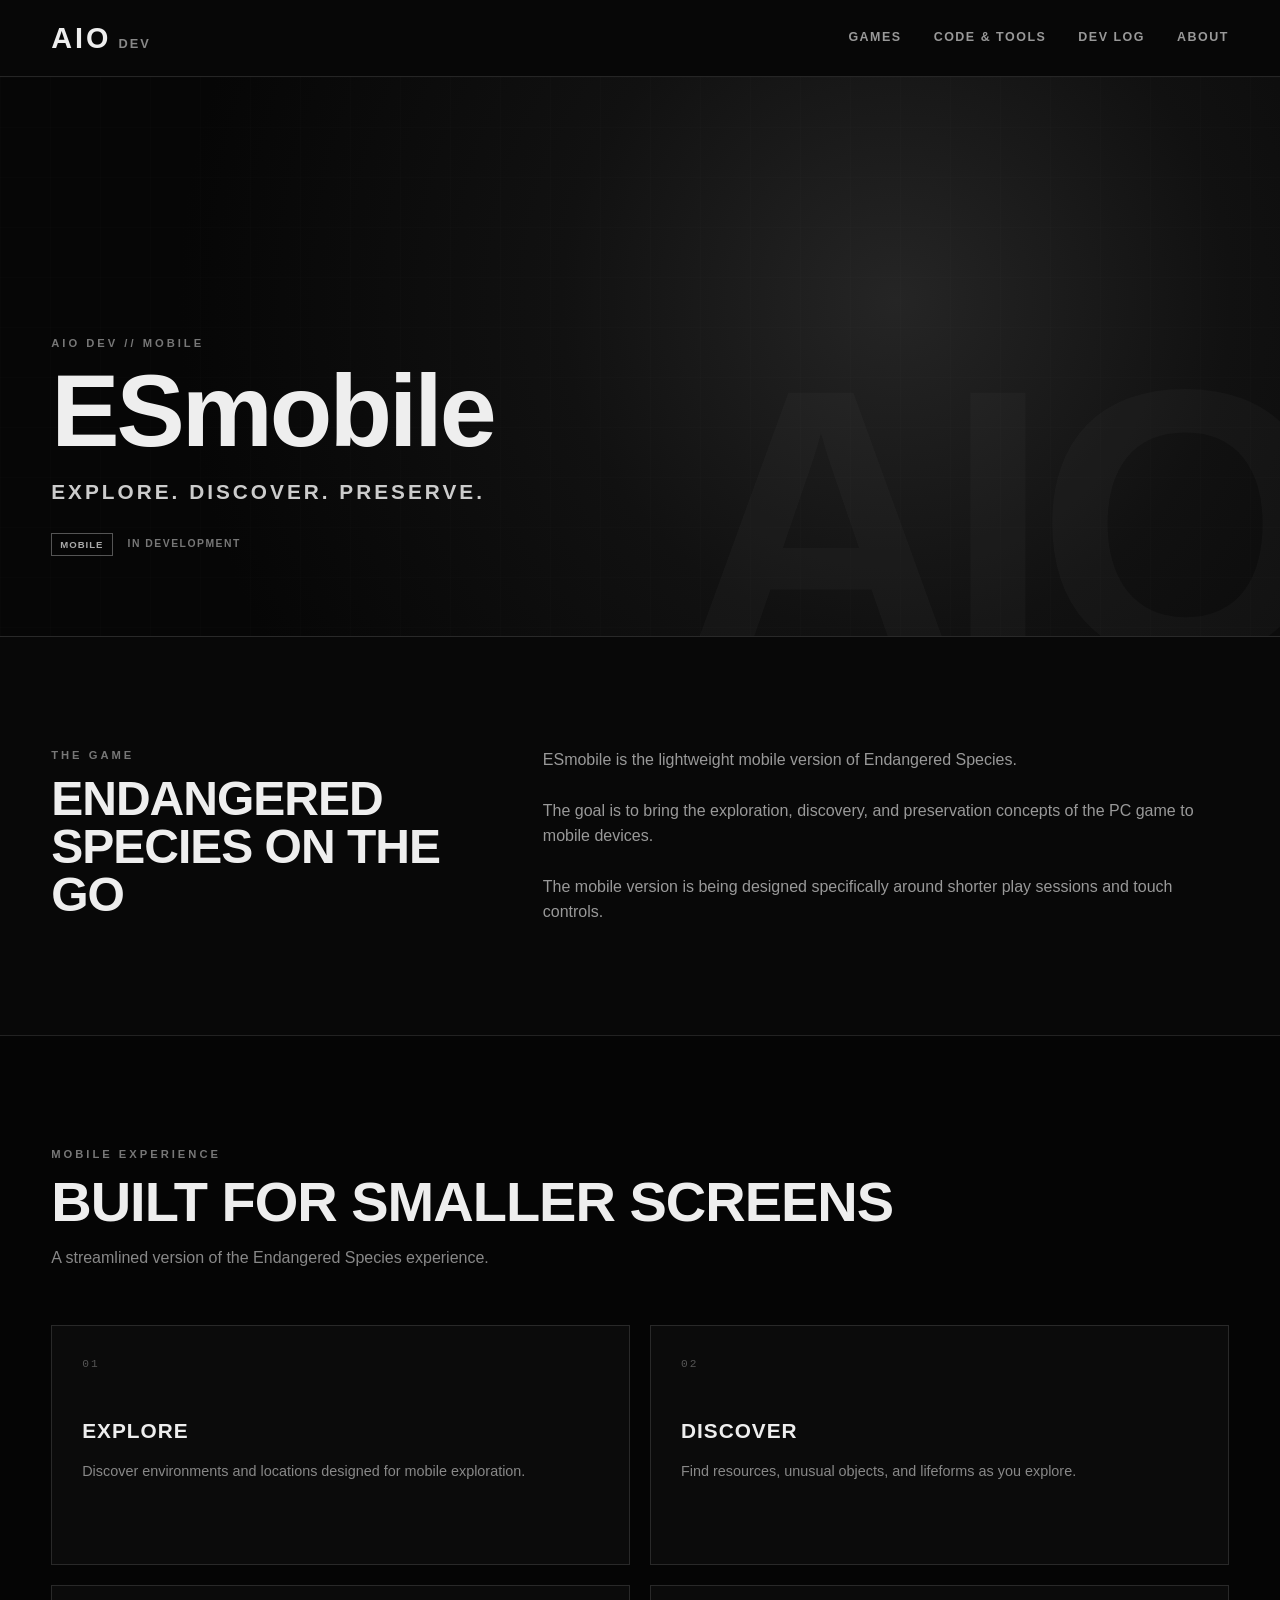
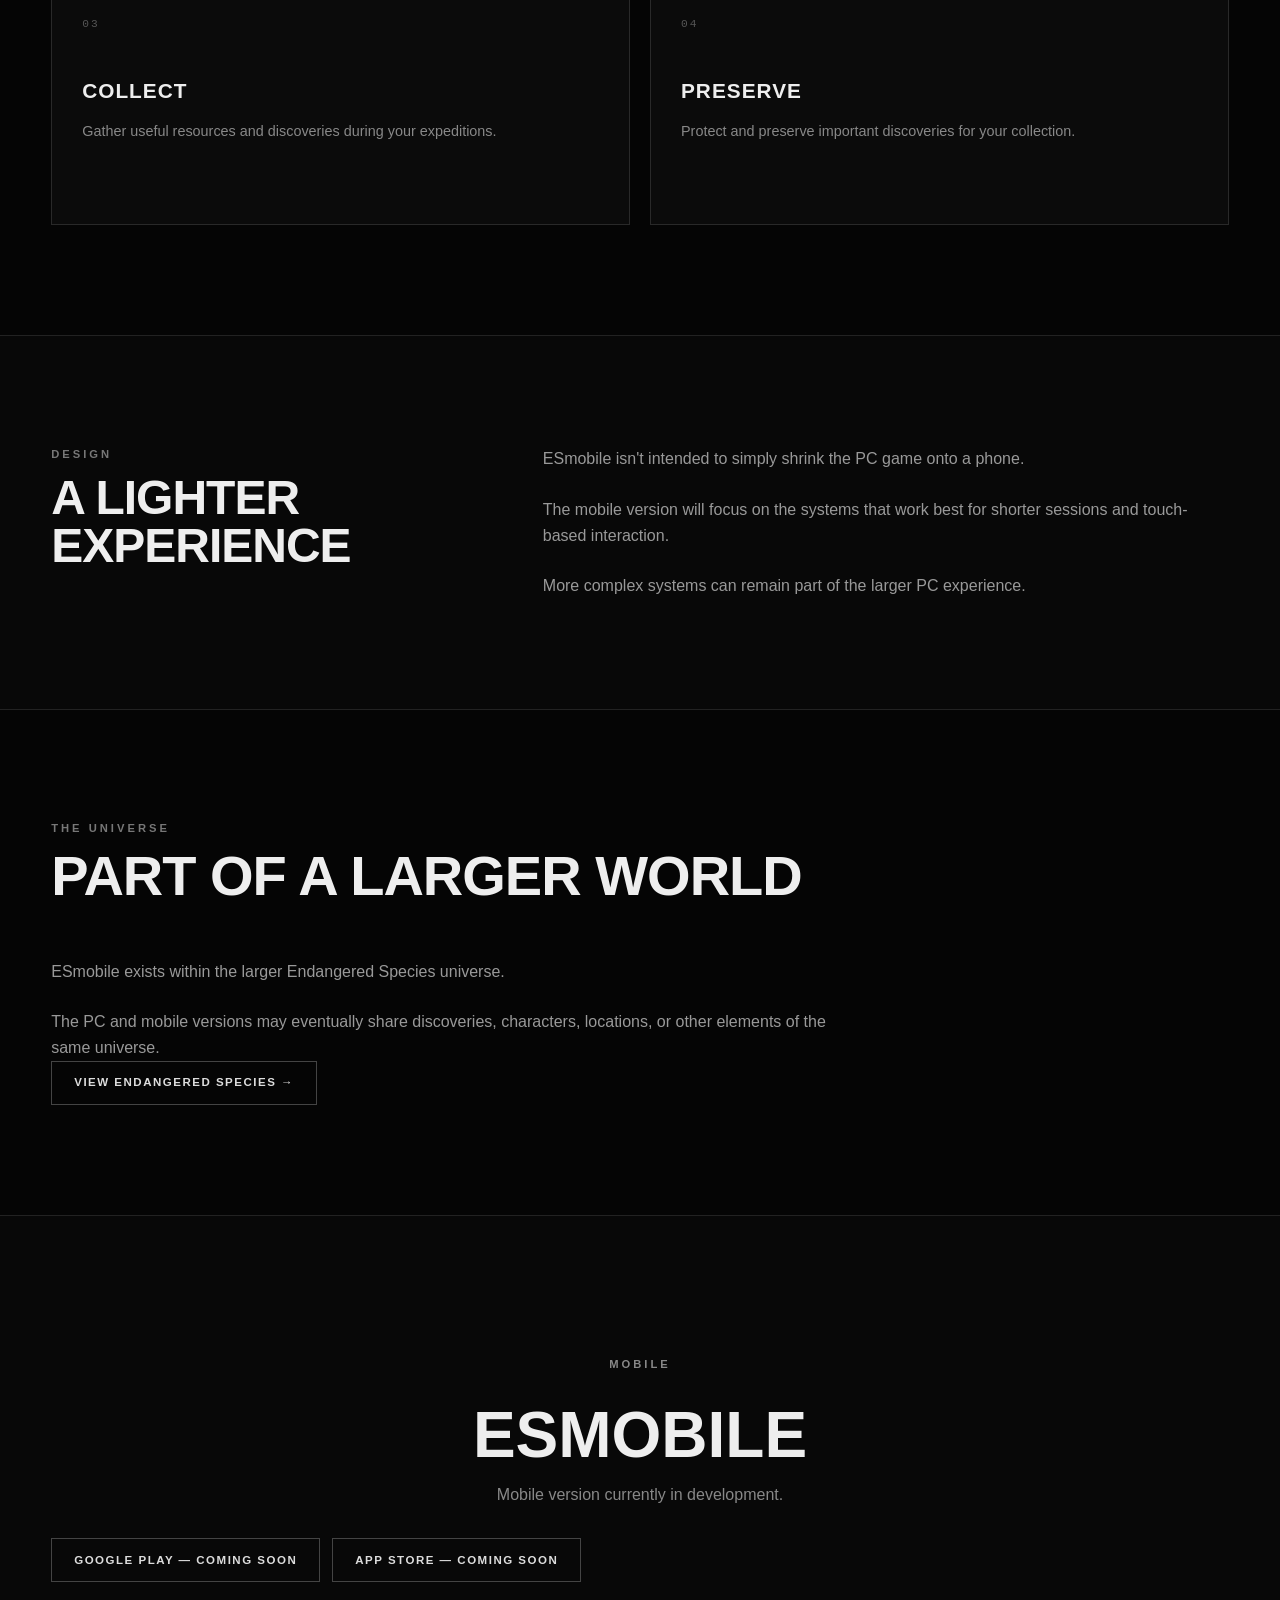
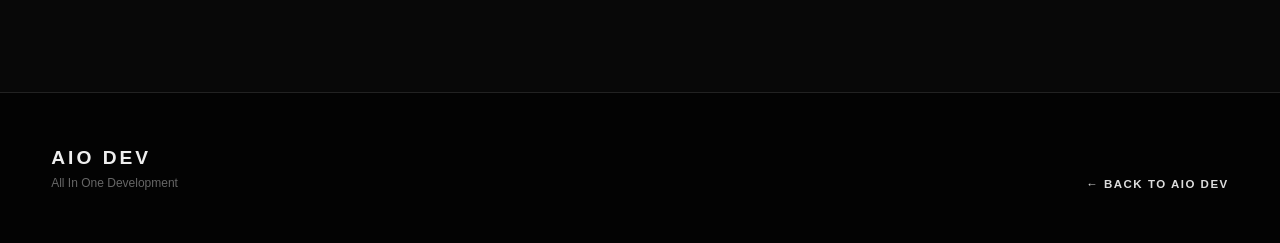
<file: games/esmobile/index.html>
<!DOCTYPE html>
<html lang="en">

<head>

    <meta charset="UTF-8">

    <meta name="viewport"
          content="width=device-width, initial-scale=1.0">

    <meta name="description"
          content="ESmobile - The lightweight mobile version of Endangered Species by AIO DEV.">

    <title>ESmobile | AIO DEV</title>

    <link rel="stylesheet"
          href="../../style.css">

</head>


<body>


    <!-- =========================================
         HEADER
    ========================================== -->

    <header class="site-header">

        <div class="container nav-container">

            <a href="../../index.html"
               class="logo">

                <span class="logo-main">
                    AIO
                </span>

                <span class="logo-sub">
                    DEV
                </span>

            </a>


            <nav class="navigation">

                <a href="../../index.html#games">
                    Games
                </a>

                <a href="../../index.html#tools">
                    Code & Tools
                </a>

                <a href="../../index.html#devlog">
                    Dev Log
                </a>

                <a href="../../index.html#about">
                    About
                </a>

            </nav>

        </div>

    </header>



    <!-- =========================================
         GAME HERO
    ========================================== -->

    <main>

        <section class="game-page-hero">

            <div class="container">

                <p class="section-label">
                    AIO DEV // MOBILE
                </p>


                <h1>
                    ESmobile
                </h1>


                <p class="game-page-tagline">
                    Explore. Discover. Preserve.
                </p>


                <div class="game-page-platform">

                    <span class="platform-badge mobile">
                        MOBILE
                    </span>

                    <span class="game-status">
                        IN DEVELOPMENT
                    </span>

                </div>

            </div>

        </section>



        <!-- =========================================
             GAME INTRO
        ========================================== -->

        <section class="section">

            <div class="container game-page-content">

                <div>

                    <p class="section-label">
                        THE GAME
                    </p>

                    <h2>
                        ENDANGERED SPECIES
                        ON THE GO
                    </h2>

                </div>


                <div class="game-page-description">

                    <p>
                        ESmobile is the lightweight mobile
                        version of Endangered Species.
                    </p>

                    <p>
                        The goal is to bring the exploration,
                        discovery, and preservation concepts
                        of the PC game to mobile devices.
                    </p>

                    <p>
                        The mobile version is being designed
                        specifically around shorter play
                        sessions and touch controls.
                    </p>

                </div>

            </div>

        </section>



        <!-- =========================================
             MOBILE EXPERIENCE
        ========================================== -->

        <section class="section section-dark">

            <div class="container">

                <div class="section-heading">

                    <p class="section-label">
                        MOBILE EXPERIENCE
                    </p>

                    <h2>
                        BUILT FOR SMALLER SCREENS
                    </h2>

                    <p>
                        A streamlined version of the
                        Endangered Species experience.
                    </p>

                </div>


                <div class="feature-grid">


                    <article class="feature-card">

                        <span class="feature-number">
                            01
                        </span>

                        <h3>
                            EXPLORE
                        </h3>

                        <p>
                            Discover environments and
                            locations designed for mobile
                            exploration.
                        </p>

                    </article>


                    <article class="feature-card">

                        <span class="feature-number">
                            02
                        </span>

                        <h3>
                            DISCOVER
                        </h3>

                        <p>
                            Find resources, unusual
                            objects, and lifeforms as
                            you explore.
                        </p>

                    </article>


                    <article class="feature-card">

                        <span class="feature-number">
                            03
                        </span>

                        <h3>
                            COLLECT
                        </h3>

                        <p>
                            Gather useful resources and
                            discoveries during your
                            expeditions.
                        </p>

                    </article>


                    <article class="feature-card">

                        <span class="feature-number">
                            04
                        </span>

                        <h3>
                            PRESERVE
                        </h3>

                        <p>
                            Protect and preserve important
                            discoveries for your collection.
                        </p>

                    </article>


                </div>

            </div>

        </section>



        <!-- =========================================
             MOBILE DESIGN
        ========================================== -->

        <section class="section">

            <div class="container game-page-content">

                <div>

                    <p class="section-label">
                        DESIGN
                    </p>

                    <h2>
                        A LIGHTER EXPERIENCE
                    </h2>

                </div>


                <div class="game-page-description">

                    <p>
                        ESmobile isn't intended to simply
                        shrink the PC game onto a phone.
                    </p>

                    <p>
                        The mobile version will focus on
                        the systems that work best for
                        shorter sessions and touch-based
                        interaction.
                    </p>

                    <p>
                        More complex systems can remain
                        part of the larger PC experience.
                    </p>

                </div>

            </div>

        </section>



        <!-- =========================================
             CONNECTION TO PC GAME
        ========================================== -->

        <section class="section section-dark">

            <div class="container">

                <div class="section-heading">

                    <p class="section-label">
                        THE UNIVERSE
                    </p>

                    <h2>
                        PART OF A LARGER WORLD
                    </h2>

                </div>


                <div class="game-page-description">

                    <p>
                        ESmobile exists within the larger
                        Endangered Species universe.
                    </p>

                    <p>
                        The PC and mobile versions may
                        eventually share discoveries,
                        characters, locations, or other
                        elements of the same universe.
                    </p>

                </div>


                <a href="../endangered-species/"
                   class="button secondary-button">

                    VIEW ENDANGERED SPECIES →

                </a>

            </div>

        </section>



        <!-- =========================================
             DOWNLOAD
        ========================================== -->

        <section class="section">

            <div class="container game-download">

                <p class="section-label">
                    MOBILE
                </p>

                <h2>
                    ESMOBILE
                </h2>

                <p>
                    Mobile version currently in development.
                </p>


                <div class="game-buttons">

                    <span class="button secondary-button">

                        GOOGLE PLAY — COMING SOON

                    </span>


                    <span class="button secondary-button">

                        APP STORE — COMING SOON

                    </span>

                </div>

            </div>

        </section>

    </main>



    <!-- =========================================
         FOOTER
    ========================================== -->

    <footer class="site-footer">

        <div class="container footer-content">

            <div>

                <span class="footer-logo">
                    AIO DEV
                </span>

                <p>
                    All In One Development
                </p>

            </div>


            <a href="../../index.html"
               class="text-link">

                ← BACK TO AIO DEV

            </a>

        </div>

    </footer>


</body>

</html>
</file>
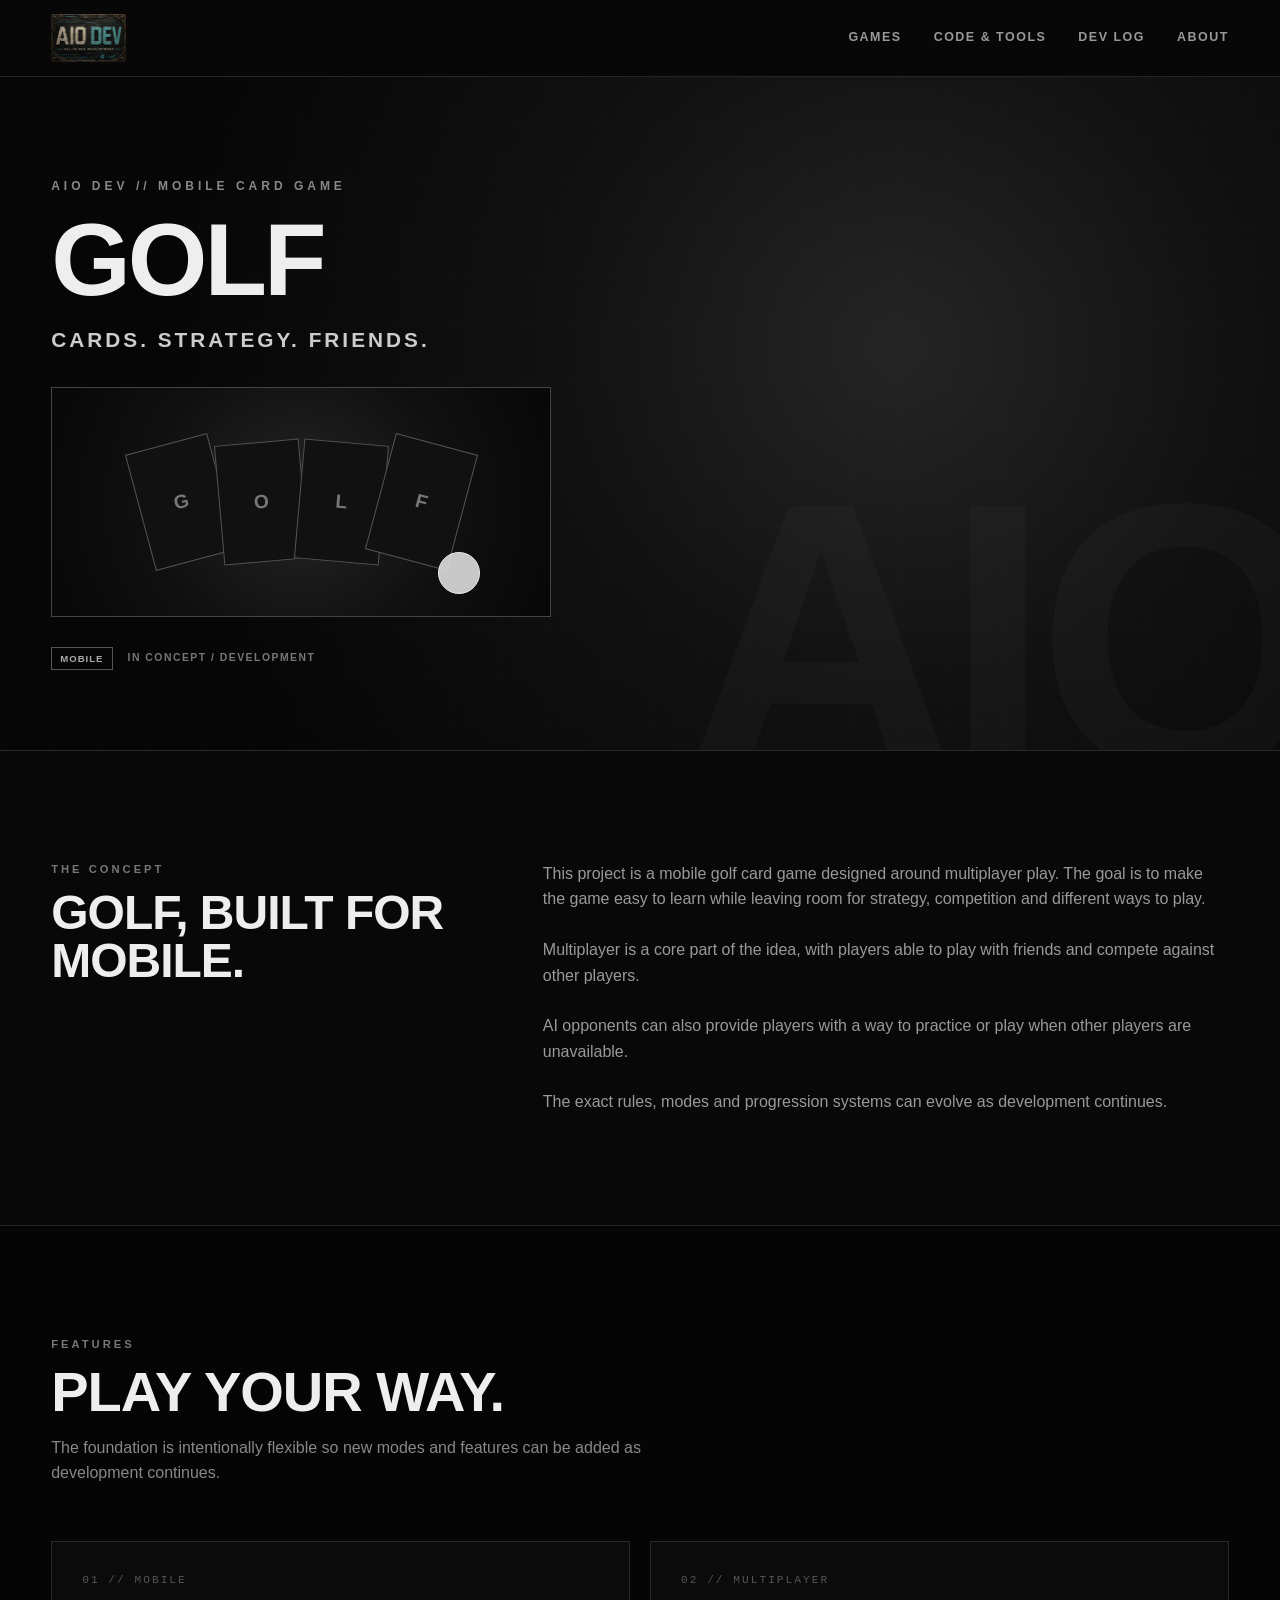
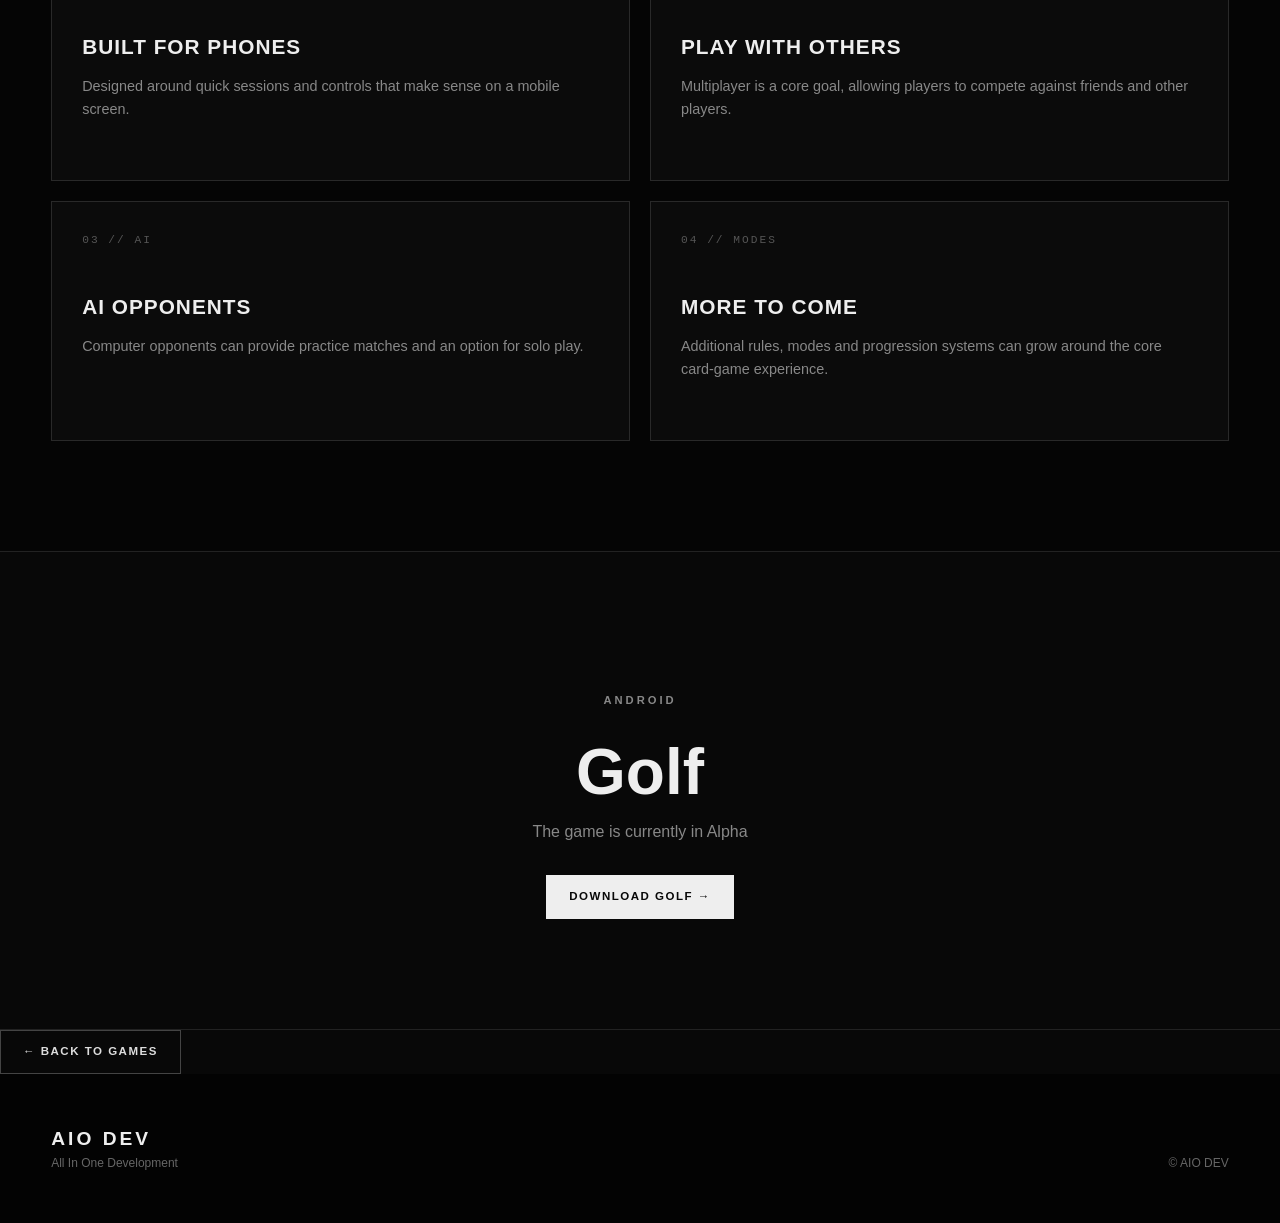
<file: games/golf/index.htm>
<!DOCTYPE html>
<html lang="en">

<head>

    <meta charset="UTF-8">

    <meta
        name="viewport"
        content="width=device-width, initial-scale=1.0"
    >

    <title>Golf | AIO DEV</title>

    <link
        rel="stylesheet"
        href="../../style.css"
    >

    <style>

        /* =========================================
           GOLF HERO ART
        ========================================= */

        .golf-card-display {

            width: min(500px, 90vw);

            height: 230px;

            margin: 30px 0;

            display: flex;

            align-items: center;

            justify-content: center;

            position: relative;

            background:
                radial-gradient(
                    circle at center,
                    #242424 0%,
                    #101010 55%,
                    #070707 100%
                );

            border: 1px solid #444;

        }


        .golf-card {

            position: absolute;

            width: 85px;

            height: 120px;

            background: #111;

            border: 1px solid #555;

            display: flex;

            align-items: center;

            justify-content: center;

            color: #777;

            font-size: 1.2rem;

            font-weight: bold;

        }


        .golf-card:nth-child(1) {

            transform:
                translateX(-120px)
                rotate(-15deg);

        }


        .golf-card:nth-child(2) {

            transform:
                translateX(-40px)
                rotate(-5deg);

        }


        .golf-card:nth-child(3) {

            transform:
                translateX(40px)
                rotate(5deg);

        }


        .golf-card:nth-child(4) {

            transform:
                translateX(120px)
                rotate(15deg);

        }


        .golf-ball {

            position: absolute;

            width: 42px;

            height: 42px;

            border-radius: 50%;

            background: #ddd;

            border: 1px solid #fff;

            bottom: 22px;

            right: 70px;

            opacity: .9;

        }


        @media (max-width: 700px) {

            .golf-card-display {

                height: 190px;

            }


            .golf-card {

                width: 65px;

                height: 95px;

            }


            .golf-card:nth-child(1) {
                transform:
                    translateX(-90px)
                    rotate(-15deg);
            }

            .golf-card:nth-child(2) {
                transform:
                    translateX(-30px)
                    rotate(-5deg);
            }

            .golf-card:nth-child(3) {
                transform:
                    translateX(30px)
                    rotate(5deg);
            }

            .golf-card:nth-child(4) {
                transform:
                    translateX(90px)
                    rotate(15deg);
            }

        }

    </style>

</head>


<body>


<!-- =========================================
     HEADER
========================================= -->

<header class="site-header">

    <div class="container nav-container">


        <a
            href="../../index.html"
            class="aio-header-logo"
        >

            <img
                src="../../assets/aiodev.png"
                alt="AIO DEV"
            >

        </a>


        <nav class="navigation">

            <a href="../../index.html#games">
                Games
            </a>

            <a href="../../index.html#tools">
                Code &amp; Tools
            </a>

            <a href="../../index.html#devlog">
                Dev Log
            </a>

            <a href="../../index.html#about">
                About
            </a>

        </nav>


        <button
            class="mobile-menu-button"
            type="button"
            aria-label="Open Menu"
        >

            ☰

        </button>

    </div>

</header>



<!-- =========================================
     HERO
========================================= -->

<section class="game-page-hero">

    <div class="container">


        <p class="hero-label">
            AIO DEV // MOBILE CARD GAME
        </p>


        <h1>
            GOLF
        </h1>


        <p class="game-page-tagline">
            CARDS. STRATEGY. FRIENDS.
        </p>



        <div class="golf-card-display">


            <div class="golf-card">
                G
            </div>

            <div class="golf-card">
                O
            </div>

            <div class="golf-card">
                L
            </div>

            <div class="golf-card">
                F
            </div>


            <div class="golf-ball"></div>


        </div>



        <div class="game-page-platform">

            <span class="platform-badge mobile">
                MOBILE
            </span>

            <span class="game-status">
                IN CONCEPT / DEVELOPMENT
            </span>

        </div>

    </div>

</section>



<!-- =========================================
     CONCEPT
========================================= -->

<section class="section">

    <div class="container">


        <div class="game-page-content">


            <div>

                <p class="section-label">
                    THE CONCEPT
                </p>


                <h2>
                    GOLF, BUILT FOR MOBILE.
                </h2>

            </div>



            <div class="game-page-description">


                <p>

                    This project is a mobile golf card game
                    designed around multiplayer play.

                    The goal is to make the game easy to learn
                    while leaving room for strategy,
                    competition and different ways to play.

                </p>


                <p>

                    Multiplayer is a core part of the idea,
                    with players able to play with friends
                    and compete against other players.

                </p>


                <p>

                    AI opponents can also provide players
                    with a way to practice or play when
                    other players are unavailable.

                </p>


                <p>

                    The exact rules, modes and progression
                    systems can evolve as development continues.

                </p>


            </div>

        </div>

    </div>

</section>



<!-- =========================================
     FEATURES
========================================= -->

<section class="section section-dark">

    <div class="container">


        <div class="section-heading">

            <p class="section-label">
                FEATURES
            </p>


            <h2>
                PLAY YOUR WAY.
            </h2>


            <p>

                The foundation is intentionally flexible
                so new modes and features can be added
                as development continues.

            </p>

        </div>



        <div class="feature-grid">


            <article class="feature-card">

                <span class="feature-number">
                    01 // MOBILE
                </span>

                <h3>
                    BUILT FOR PHONES
                </h3>

                <p>

                    Designed around quick sessions and
                    controls that make sense on a mobile
                    screen.

                </p>

            </article>



            <article class="feature-card">

                <span class="feature-number">
                    02 // MULTIPLAYER
                </span>

                <h3>
                    PLAY WITH OTHERS
                </h3>

                <p>

                    Multiplayer is a core goal, allowing
                    players to compete against friends
                    and other players.

                </p>

            </article>



            <article class="feature-card">

                <span class="feature-number">
                    03 // AI
                </span>

                <h3>
                    AI OPPONENTS
                </h3>

                <p>

                    Computer opponents can provide
                    practice matches and an option
                    for solo play.

                </p>

            </article>



            <article class="feature-card">

                <span class="feature-number">
                    04 // MODES
                </span>

                <h3>
                    MORE TO COME
                </h3>

                <p>

                    Additional rules, modes and
                    progression systems can grow
                    around the core card-game
                    experience.

                </p>

            </article>


        </div>

    </div>

</section>





        <!-- =========================================
             DOWNLOAD
        ========================================== -->

        <section class="section">

            <div class="container game-download">

                <p class="section-label">
                    Android
                </p>

                <h2>
                     Golf
                </h2>

                <p>
                    The game is currently in Alpha
                </p>

                        
                <a href="https://github.com/macvisionstudio/AIO_DEV/releases/download/0.0.1/GolfSetup.apk"
                    
                   class="button primary-button">
                    DOWNLOAD Golf →
                </a>

            </div>

        </section>
        <a
            href="../../index.html#games"
            class="button secondary-button"
        >

            ← BACK TO GAMES

        </a>


    </div>

</section>



<!-- =========================================
     FOOTER
========================================= -->

<footer class="site-footer">

    <div class="container footer-content">


        <div>

            <div class="footer-logo">
                AIO DEV
            </div>

            <p>
                All In One Development
            </p>

        </div>


        <div class="copyright">

            <p>
                © AIO DEV
            </p>

        </div>


    </div>

</footer>



<script>

const menuButton =
    document.querySelector(".mobile-menu-button");

const navigation =
    document.querySelector(".navigation");


if (menuButton && navigation) {

    menuButton.addEventListener(
        "click",
        () => {

            navigation.classList.toggle(
                "mobile-open"
            );

        }
    );


    navigation
        .querySelectorAll("a")
        .forEach(link => {

            link.addEventListener(
                "click",
                () => {

                    navigation.classList.remove(
                        "mobile-open"
                    );

                }
            );

        });

}

</script>


</body>

</html>
</file>
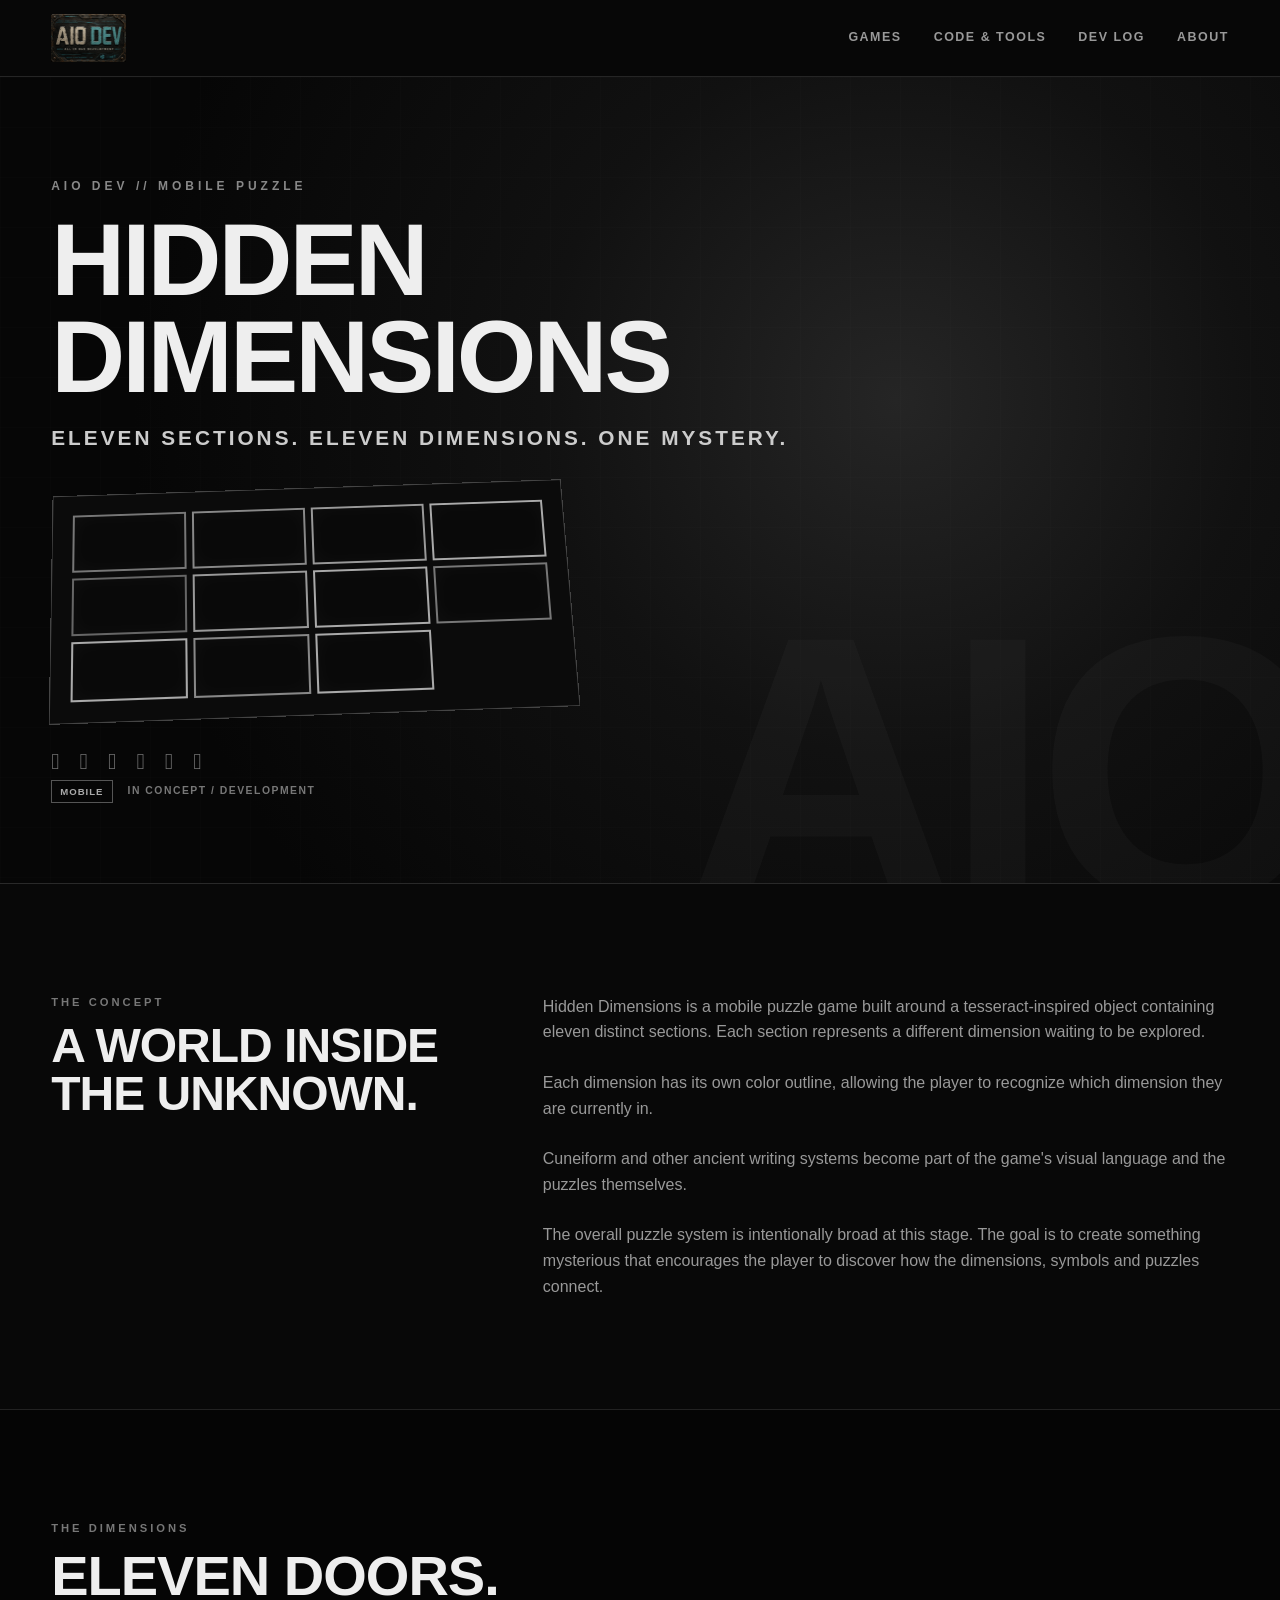
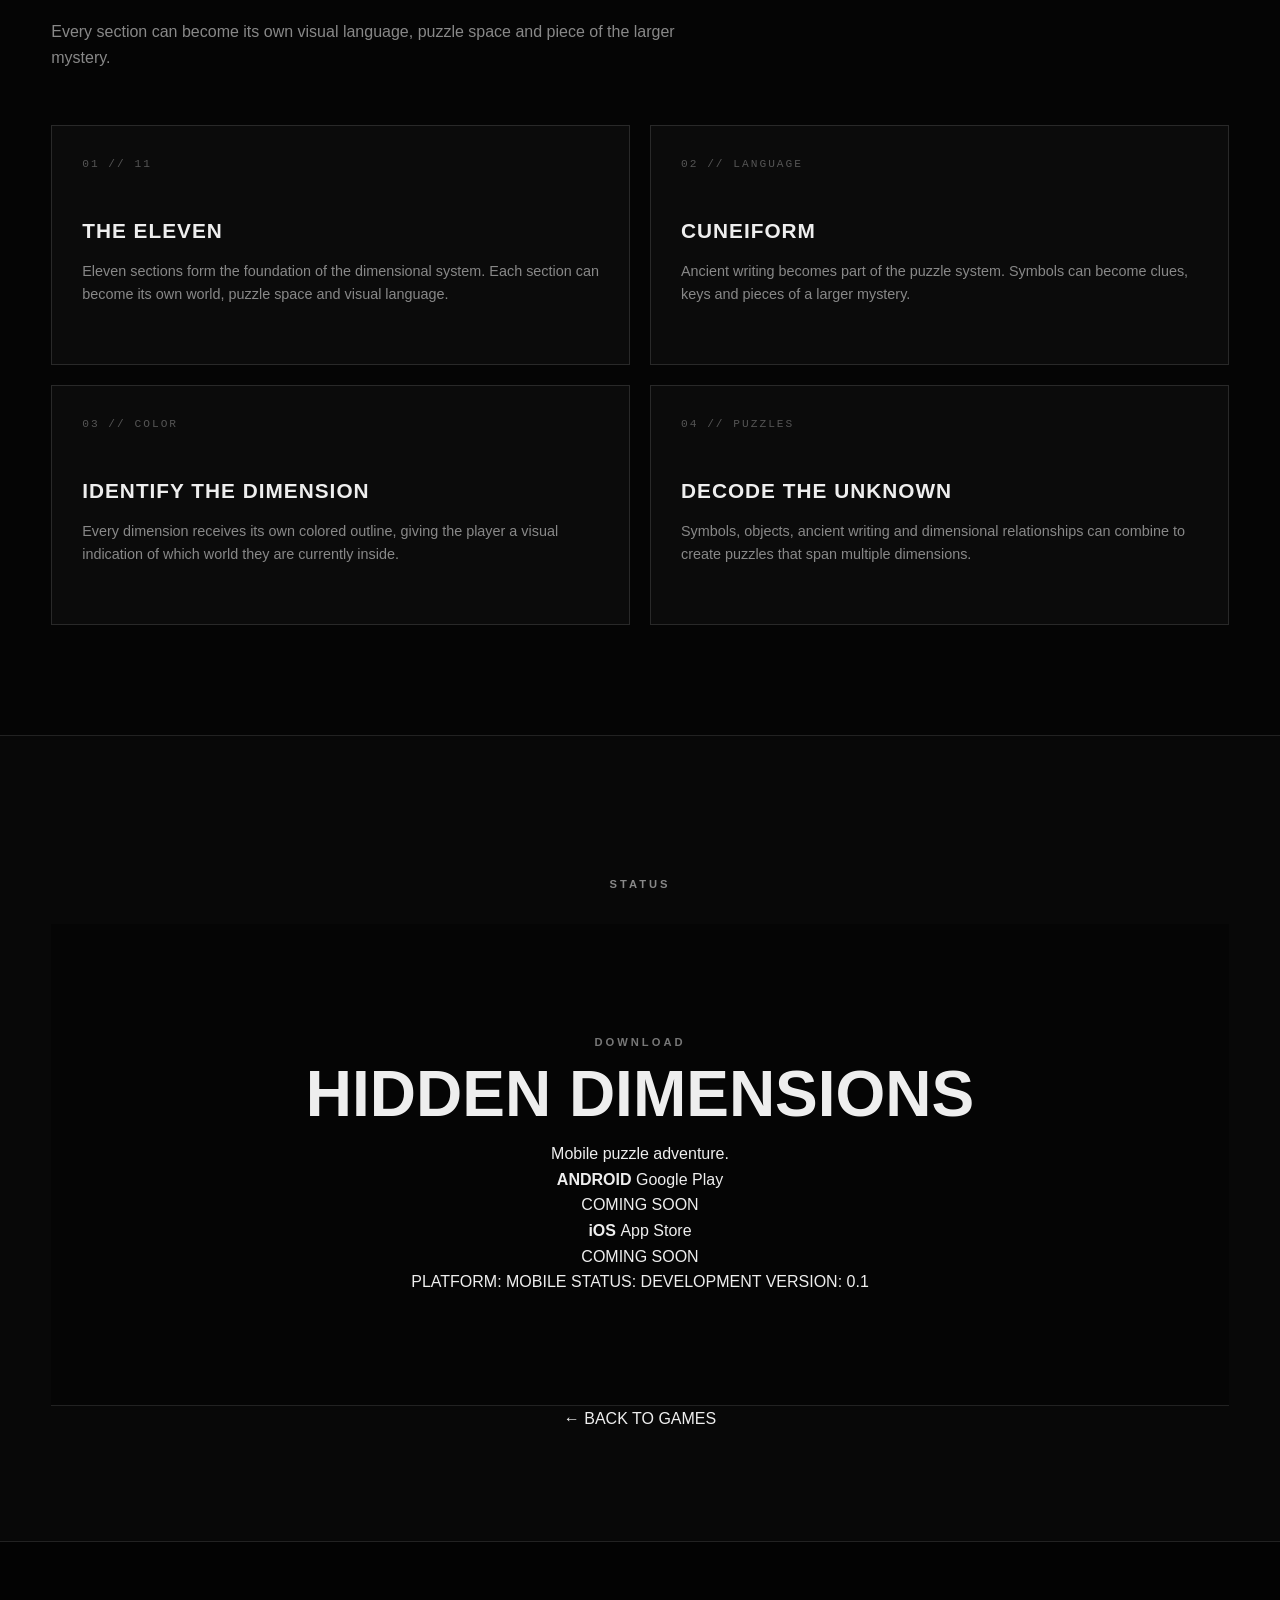
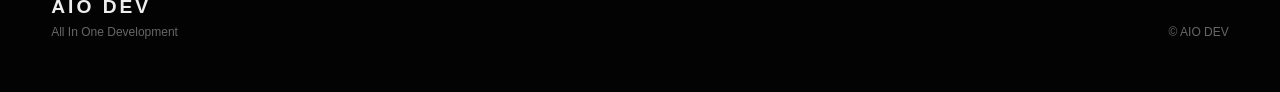
<file: games/hidden-dimensions/index.html>
<!DOCTYPE html>
    <html lang="en">

<head>

    <meta charset="UTF-8">

    <meta
        name="viewport"
        content="width=device-width, initial-scale=1.0"
    >

    <title>Hidden Dimensions | AIO DEV</title>

    <link
        rel="stylesheet"
        href="../../style.css"
    >

    <style>

        /* =========================================
           HIDDEN DIMENSIONS HERO ART
        ========================================= */

        .dimension-object {

            width: min(520px, 90vw);

            height: 230px;

            margin: 30px 0;

            display: grid;

            grid-template-columns:
                repeat(4, 1fr);

            gap: 6px;

            padding: 20px;

            background: #0b0b0b;

            border: 1px solid #444;

            transform:
                perspective(700px)
                rotateX(8deg)
                rotateZ(-2deg);

        }


        .dimension-section {

            min-height: 35px;

            background: #090909;

            border: 2px solid #555;

            box-shadow:
                inset 0 0 20px
                rgba(255,255,255,0.03);

        }


        .dimension-section:nth-child(1) {
            border-color: #777;
        }

        .dimension-section:nth-child(2) {
            border-color: #888;
        }

        .dimension-section:nth-child(3) {
            border-color: #999;
        }

        .dimension-section:nth-child(4) {
            border-color: #aaa;
        }

        .dimension-section:nth-child(5) {
            border-color: #666;
        }

        .dimension-section:nth-child(6) {
            border-color: #999;
        }

        .dimension-section:nth-child(7) {
            border-color: #aaa;
        }

        .dimension-section:nth-child(8) {
            border-color: #777;
        }

        .dimension-section:nth-child(9) {
            border-color: #aaa;
        }

        .dimension-section:nth-child(10) {
            border-color: #888;
        }

        .dimension-section:nth-child(11) {
            border-color: #aaa;
        }


        .ancient-writing {

            margin-top: 25px;

            color: #777;

            font-size: 1.4rem;

            letter-spacing: 7px;

        }


        @media (max-width: 700px) {

            .dimension-object {

                height: 190px;

                padding: 15px;

            }

        }

    </style>

</head>


<body>


<!-- =========================================
     HEADER
========================================= -->

<header class="site-header">

    <div class="container nav-container">

        <a
            href="../../index.html"
            class="aio-header-logo"
        >

            <img
                src="../../assets/aiodev.png"
                alt="AIO DEV"
            >

        </a>


        <nav class="navigation">

            <a href="../../index.html#games">
                Games
            </a>

            <a href="../../index.html#tools">
                Code &amp; Tools
            </a>

            <a href="../../index.html#devlog">
                Dev Log
            </a>

            <a href="../../index.html#about">
                About
            </a>

        </nav>


        <button
            class="mobile-menu-button"
            type="button"
            aria-label="Open Menu"
        >
            ☰
        </button>

    </div>

</header>



<!-- =========================================
     HERO
========================================= -->

<section class="game-page-hero">

    <div class="container">

        <p class="hero-label">
            AIO DEV // MOBILE PUZZLE
        </p>


        <h1>
            HIDDEN DIMENSIONS
        </h1>


        <p class="game-page-tagline">
            ELEVEN SECTIONS. ELEVEN DIMENSIONS. ONE MYSTERY.
        </p>


        <!-- 11 DIMENSION SECTIONS -->

        <div class="dimension-object">

            <div class="dimension-section"></div>
            <div class="dimension-section"></div>
            <div class="dimension-section"></div>
            <div class="dimension-section"></div>

            <div class="dimension-section"></div>
            <div class="dimension-section"></div>
            <div class="dimension-section"></div>
            <div class="dimension-section"></div>

            <div class="dimension-section"></div>
            <div class="dimension-section"></div>
            <div class="dimension-section"></div>

        </div>


        <div class="ancient-writing">

            𒀭 𒂊 𒆠 𒄑 𒌋 𒀀

        </div>


        <div class="game-page-platform">

            <span class="platform-badge mobile">
                MOBILE
            </span>

            <span class="game-status">
                IN CONCEPT / DEVELOPMENT
            </span>

        </div>

    </div>

</section>



<!-- =========================================
     CONCEPT
========================================= -->

<section class="section">

    <div class="container">

        <div class="game-page-content">


            <div>

                <p class="section-label">
                    THE CONCEPT
                </p>


                <h2>
                    A WORLD INSIDE THE UNKNOWN.
                </h2>

            </div>


            <div class="game-page-description">

                <p>

                    Hidden Dimensions is a mobile puzzle game
                    built around a tesseract-inspired object
                    containing eleven distinct sections.

                    Each section represents a different
                    dimension waiting to be explored.

                </p>


                <p>

                    Each dimension has its own color outline,
                    allowing the player to recognize which
                    dimension they are currently in.

                </p>


                <p>

                    Cuneiform and other ancient writing systems
                    become part of the game's visual language
                    and the puzzles themselves.

                </p>


                <p>

                    The overall puzzle system is intentionally
                    broad at this stage. The goal is to create
                    something mysterious that encourages the
                    player to discover how the dimensions,
                    symbols and puzzles connect.

                </p>

            </div>

        </div>

    </div>

</section>



<!-- =========================================
     FEATURES
========================================= -->

<section class="section section-dark">

    <div class="container">


        <div class="section-heading">

            <p class="section-label">
                THE DIMENSIONS
            </p>


            <h2>
                ELEVEN DOORS.
            </h2>


            <p>

                Every section can become its own visual
                language, puzzle space and piece of the
                larger mystery.

            </p>

        </div>



       <div class="feature-grid">

    <article class="feature-card dimension-panel">

        <span class="feature-number">
            01 // 11
        </span>

        <h3>
            THE ELEVEN
        </h3>

        <p>
            Eleven sections form the foundation
            of the dimensional system. Each section
            can become its own world, puzzle space
            and visual language.
        </p>

    </article>


    <article class="feature-card dimension-panel">

        <span class="feature-number">
            02 // LANGUAGE
        </span>

        <h3>
            CUNEIFORM
        </h3>

        <p>
            Ancient writing becomes part of the
            puzzle system. Symbols can become
            clues, keys and pieces of a larger
            mystery.
        </p>

    </article>


    <article class="feature-card dimension-panel">

        <span class="feature-number">
            03 // COLOR
        </span>

        <h3>
            IDENTIFY THE DIMENSION
        </h3>

        <p>
            Every dimension receives its own
            colored outline, giving the player
            a visual indication of which world
            they are currently inside.
        </p>

    </article>


    <article class="feature-card dimension-panel">

        <span class="feature-number">
            04 // PUZZLES
        </span>

        <h3>
            DECODE THE UNKNOWN
        </h3>

        <p>
            Symbols, objects, ancient writing
            and dimensional relationships can
            combine to create puzzles that span
            multiple dimensions.
        </p>

    </article>

</div>


    </div>

</section>



<!-- =========================================
     STATUS
========================================= -->

<section class="section">

    <div class="container game-download">

        <p class="section-label">
            STATUS
        </p>

<section class="section section-dark">

    <div class="container">

        <div class="download-panel">

            <div class="download-panel-heading">

                <p class="section-label">
                    DOWNLOAD
                </p>

                <h2>
                    HIDDEN DIMENSIONS
                </h2>

                <p>
                    Mobile puzzle adventure.
                </p>

            </div>


            <div class="download-options">

                <div class="download-option">

                    <div class="download-platform">

                        <strong>
                            ANDROID
                        </strong>

                        <span>
                            Google Play
                        </span>

                    </div>

                    <span class="download-button disabled">
                        COMING SOON
                    </span>

                </div>


                <div class="download-option">

                    <div class="download-platform">

                        <strong>
                            iOS
                        </strong>

                        <span>
                            App Store
                        </span>

                    </div>

                    <span class="download-button disabled">
                        COMING SOON
                    </span>

                </div>

            </div>


            <div class="download-meta">

                <span>
                    PLATFORM: MOBILE
                </span>

                <span>
                    STATUS: DEVELOPMENT
                </span>

                <span>
                    VERSION: 0.1
                </span>

            </div>

        </div>

    </div>

</section>

            ← BACK TO GAMES

        </a>

    </div>

</section>



<!-- =========================================
     FOOTER
========================================= -->

<footer class="site-footer">

    <div class="container footer-content">

        <div>

            <div class="footer-logo">
                AIO DEV
            </div>

            <p>
                All In One Development
            </p>

        </div>


        <div class="copyright">

            <p>
                © AIO DEV
            </p>

        </div>

    </div>

</footer>



<script>

const menuButton =
    document.querySelector(".mobile-menu-button");

const navigation =
    document.querySelector(".navigation");


if (menuButton && navigation) {

    menuButton.addEventListener(
        "click",
        () => {

            navigation.classList.toggle(
                "mobile-open"
            );

        }
    );


    navigation
        .querySelectorAll("a")
        .forEach(link => {

            link.    addEventListener(
                "click",
                () => {
                    
                    navigation.classList.remove(
                        "mobile-open"
                    );

                }
            );

        });

}

</script>


</body>

</html>
</file>
<file: style.css>
/* =========================================
   AIO DEV
   MAIN STYLESHEET
========================================= */


/* =========================================
   RESET
========================================= */

* {
    box-sizing: border-box;
    margin: 0;
    padding: 0;
}


html {
    scroll-behavior: smooth;
}


body {
    background: #080808;
    color: #eeeeee;

    font-family:
        Arial,
        Helvetica,
        sans-serif;

    line-height: 1.6;

    overflow-x: hidden;
}


a {
    color: inherit;
    text-decoration: none;
}


img {
    max-width: 100%;
    display: block;
}


button {
    font-family: inherit;
}


/* =========================================
   CONTAINER
========================================= */

.container {
    width: min(1200px, 92%);

    margin-left: auto;
    margin-right: auto;
}


/* =========================================
   HEADER
========================================= */

.site-header {
    position: sticky;

    top: 0;

    z-index: 1000;

    background: rgba(8, 8, 8, 0.96);

    border-bottom: 1px solid #252525;

    backdrop-filter: blur(10px);
}


.nav-container {
    min-height: 76px;

    display: flex;

    align-items: center;

    justify-content: space-between;
}


/* =========================================
   LOGO
========================================= */

.logo {
    display: flex;

    align-items: baseline;

    gap: 7px;

    letter-spacing: 3px;

    font-weight: 900;
}


.logo-main {
    font-size: 1.8rem;
}


.logo-sub {
    font-size: 0.8rem;

    color: #888;

    letter-spacing: 2px;
}


/* =========================================
   DEVELOPMENT FEED
========================================= */

.dev-feed {
    padding: 100px 6%;
    background: #080808;
    color: #fff;
}

.dev-feed .section-heading {
    margin-bottom: 45px;
}

.dev-feed-window {
    max-width: 900px;
    height: 420px;

    margin: auto;

    overflow: hidden;

    border: 1px solid #292929;

    background: #050505;

    box-shadow:
        0 20px 60px rgba(0,0,0,.35);
}

.dev-feed-track {
    animation: devFeedScroll 28s linear infinite;
}

.dev-update {
    padding: 35px 40px;

    border-bottom: 1px solid #222;
}

.dev-date {
    display: block;

    font-size: .7rem;

    letter-spacing: 2px;

    color: #777;

    margin-bottom: 6px;
}

.dev-game {
    display: inline-block;

    margin-bottom: 12px;

    color: #aaa;

    font-size: .75rem;

    letter-spacing: 2px;

    font-weight: 900;
}

.dev-update h3 {
    font-size: 1.5rem;

    margin-bottom: 8px;
}

.dev-update p {
    color: #888;

    max-width: 700px;
}

@keyframes devFeedScroll {

    0% {
        transform: translateY(0);
    }

    100% {
        transform: translateY(-45%);
    }

}

/* =========================================
   NAVIGATION
========================================= */

.navigation {
    display: flex;

    align-items: center;

    gap: 32px;
}


.navigation a {
    position: relative;

    color: #999;

    font-size: 0.78rem;

    font-weight: bold;

    text-transform: uppercase;

    letter-spacing: 1.5px;

    transition:
        color 0.2s ease;
}


.navigation a:hover {
    color: #ffffff;
}


.navigation a::after {
    content: "";

    position: absolute;

    left: 0;

    bottom: -8px;

    width: 0;

    height: 1px;

    background: #ffffff;

    transition:
        width 0.2s ease;
}


.navigation a:hover::after {
    width: 100%;
}


/* =========================================
   MOBILE MENU BUTTON
========================================= */

.mobile-menu-button {
    display: none;

    border: 1px solid #333;

    background: #111;

    color: #ffffff;

    width: 42px;

    height: 42px;

    cursor: pointer;

    font-size: 1.25rem;
}


/* =========================================
   HERO
========================================= */

.hero {
    position: relative;

    min-height: 620px;

    display: flex;

    align-items: center;

    border-bottom: 1px solid #222;

    background:
        radial-gradient(
            circle at center,
            #1a1a1a 0%,
            #0b0b0b 45%,
            #050505 100%
        );

    overflow: hidden;
}


/* subtle technical lines */

.hero::before {
    content: "";

    position: absolute;

    inset: 0;

    pointer-events: none;

    opacity: 0.12;

    background-image:
        linear-gradient(
            rgba(255,255,255,0.08) 1px,
            transparent 1px
        ),
        linear-gradient(
            90deg,
            rgba(255,255,255,0.08) 1px,
            transparent 1px
        );

    background-size:
        60px 60px;

    mask-image:
        linear-gradient(
            to bottom,
            black,
            transparent
        );
}


.hero-content {
    position: relative;

    z-index: 1;

    padding-top: 70px;

    padding-bottom: 70px;

   
    text-align: center;
}


.hero-label {
    margin-bottom: 15px;

    color: #888;

    font-size: 0.75rem;

    font-weight: bold;

    letter-spacing: 4px;

    text-transform: uppercase;
}


.hero h1 {
    margin-bottom: 20px;

    font-size:
        clamp(4rem, 12vw, 9rem);

    line-height: 0.9;

    letter-spacing: -4px;

    font-weight: 900;
}


.hero-description {
    max-width: 620px;

   margin: 0 auto 35px;


    color: #999;

    font-size: 1.05rem;
}
/* =========================================
   AIO DEV HERO
========================================= */

.aio-hero {

    min-height: 650px;

    padding: 100px 4% 70px;

    display: grid;

    grid-template-columns:
        minmax(190px, 240px)
        minmax(300px, 1fr)
        minmax(190px, 240px);

    align-items: center;

    justify-content: center;

    gap: 35px;

    background: #050505;

}


/* =========================================
   CENTER LOGO
========================================= */

.aio-hero-center {

    text-align: center;

    display: flex;

    flex-direction: column;

    align-items: center;

    justify-content: center;
}


.aio-hero-logo {

    width: min(430px, 90%);

    height: auto;

    display: block;

}


.aio-hero-subtitle {

    margin-top: 18px;

    color: #777;

    font-size: .75rem;

    font-weight: 700;

    letter-spacing: 4px;

}


/* =========================================
   SIDE FEEDS
========================================= */

.hero-feed {

    height: 280px;

    overflow: hidden;

    background: #0a0a0a;

    border: 1px solid #292929;

    position: relative;

}


.hero-feed-title {

    padding: 12px 15px;

    background: #0f0f0f;

    border-bottom: 1px solid #292929;

    color: #888;

    font-size: .65rem;

    font-weight: 900;

    letter-spacing: 2px;

}


.hero-feed-scroll {

    animation:
        heroFeedScroll 20s
        linear
        infinite;

}


.hero-feed:hover
.hero-feed-scroll {

    animation-play-state: paused;

}


/* =========================================
   FEED ENTRIES
========================================= */

.hero-update {

    padding: 18px 16px;

    border-bottom: 1px solid #202020;

}


.hero-update span {

    display: block;

    margin-bottom: 5px;

    color: #555;

    font-size: .6rem;

    letter-spacing: 1px;

}


.hero-update strong {

    display: block;

    margin-bottom: 6px;

    color: #ccc;

    font-size: .72rem;

    letter-spacing: 1px;

}


.hero-update p {

    margin: 0;

    color: #777;

    font-size: .72rem;

    line-height: 1.5;

}


/* =========================================
   FEED ANIMATION
========================================= */

@keyframes heroFeedScroll {

    0% {
        transform: translateY(0);
    }

    15% {
        transform: translateY(0);
    }

    50% {
        transform: translateY(-35%);
    }

    65% {
        transform: translateY(-35%);
    }

    100% {
        transform: translateY(0);
    }

}


/* =========================================
   MOBILE
========================================= */

@media (max-width: 900px) {

    .aio-hero {

        grid-template-columns: 1fr;

        gap: 25px;

        padding-top: 100px;

    }


    .aio-hero-center {

        order: 1;

    }


    .hero-feed-left {

        order: 2;

    }


    .hero-feed-right {

        order: 3;

    }


    .hero-feed {

        width: min(500px, 100%);

        margin: auto;

        height: 220px;

    }


    .aio-hero-logo {

        width: min(360px, 80%);

    }

}

/* =========================================
   BUTTONS
========================================= */

.button {
    display: inline-flex;

    align-items: center;

    justify-content: center;

    min-height: 44px;

    padding:
        0 22px;

    border: 1px solid #444;

    font-size: 0.72rem;

    font-weight: bold;

    letter-spacing: 1.5px;

    text-transform: uppercase;

    transition:
        background 0.2s ease,
        color 0.2s ease,
        border-color 0.2s ease,
        transform 0.2s ease;
}


.button:hover {
    transform: translateY(-2px);
}


.primary-button {
    background: #eeeeee;

    color: #080808;

    border-color: #eeeeee;
}


.primary-button:hover {
    background: #ffffff;

    border-color: #ffffff;
}
.hero .primary-button {
    margin-left: auto;
    margin-right: auto;
}

.secondary-button {
    background: transparent;

    color: #dddddd;
}


.secondary-button:hover {
    background: #eeeeee;

    color: #080808;

    border-color: #eeeeee;
}


/* =========================================
   SECTIONS
========================================= */

.section {
    padding:
        110px 0;

    border-bottom: 1px solid #222;
}


.section-dark {
    background: #050505;
}


/* =========================================
   SECTION HEADINGS
========================================= */

.section-heading {
    margin-bottom: 55px;
}


.section-label {
    margin-bottom: 10px;

    color: #777;

    font-size: 0.7rem;

    font-weight: bold;

    letter-spacing: 3px;

    text-transform: uppercase;
}


.section-heading h2 {
    margin-bottom: 15px;

    font-size:
        clamp(2rem, 5vw, 3.5rem);

    line-height: 1;

    letter-spacing: -1px;
}


.section-heading > p:last-child {
    max-width: 650px;

    color: #888;
}


/* =========================================
   GAMES GRID
========================================= */

.games-grid {
    display: grid;

    grid-template-columns:
        repeat(2, minmax(0, 1fr));

    gap: 25px;
}


/* =========================================
   GAME CARD
========================================= */

.game-card {
    background: #0c0c0c;

    border: 1px solid #292929;

    overflow: hidden;

    transition:
        border-color 0.25s ease,
        transform 0.25s ease;
}


.game-card:hover {
    border-color: #555;

    transform: translateY(-4px);
}


/* =========================================
   GAME IMAGE PLACEHOLDER
========================================= */

.game-image {
    min-height: 260px;

    display: flex;

    align-items: center;

    justify-content: center;

    background:
        linear-gradient(
            135deg,
            #222,
            #090909
        );

    border-bottom: 1px solid #292929;
}


.image-placeholder {
    color: #555;

    font-size: 0.75rem;

    font-weight: bold;

    letter-spacing: 3px;

    text-align: center;
}


/* =========================================
   GAME CONTENT
========================================= */

.game-content {
    padding: 30px;
}


.game-meta {
    display: flex;

    align-items: center;

    flex-wrap: wrap;

    gap: 10px;

    margin-bottom: 15px;
}


.game-status {
    display: inline-block;

    color: #777;

    font-size: 0.65rem;

    font-weight: bold;

    letter-spacing: 1.5px;

    text-transform: uppercase;
}


.platform-badge {
    display: inline-flex;

    align-items: center;

    min-height: 23px;

    padding:
        0 8px;

    border: 1px solid #444;

    color: #aaa;

    font-size: 0.6rem;

    font-weight: bold;

    letter-spacing: 1px;

    text-transform: uppercase;
}


.platform-badge.pc {
    border-color: #555;
}


.platform-badge.mobile {
    border-color: #555;
}


.game-content h3 {
    margin-bottom: 8px;

    font-size: 1.7rem;

    line-height: 1.1;
}


/* =========================================
   GAME TAGLINE
========================================= */

.game-tagline {
    margin-bottom: 15px;

    color: #ddd;

    font-size: 0.85rem;

    font-weight: bold;

    letter-spacing: 1px;
}


.game-content > p:not(.game-tagline) {
    margin-bottom: 25px;

    color: #888;

    font-size: 0.92rem;
}


/* =========================================
   GAME BUTTONS
========================================= */

.game-buttons {
    display: flex;

    align-items: center;

    flex-wrap: wrap;

    gap: 12px;
}


.mobile-platform-message {
    display: none;

    color: #777;

    font-size: 0.65rem;

    font-weight: bold;

    letter-spacing: 1px;

    text-transform: uppercase;
}


/* =========================================
   HIDDEN DIMENSIONS
========================================= */

.hidden-dimensions-card {
    border-color: #333;
}


/* =========================================
   CODE & TOOLS
========================================= */

.tool-card {
    display: grid;

    grid-template-columns:
        180px 1fr;

    gap: 40px;

    padding: 40px;

    background: #0a0a0a;

    border: 1px solid #292929;
}


.tool-icon {
    display: flex;

    align-items: center;

    justify-content: center;

    min-height: 180px;

    border: 1px solid #444;

    background:
        linear-gradient(
            135deg,
            #252525,
            #080808
        );

    font-size: 2rem;

    font-weight: 900;

    letter-spacing: 3px;
}


.tool-content h3 {
    margin-bottom: 15px;

    font-size: 2rem;
}


.tool-content > p {
    max-width: 800px;

    margin-bottom: 25px;

    color: #999;
}


.tool-features {
    display: flex;

    flex-wrap: wrap;

    gap: 10px;

    margin-bottom: 30px;
}


.tool-features span {
    padding:
        7px 12px;

    border: 1px solid #333;

    color: #888;

    font-size: 0.7rem;

    text-transform: uppercase;

    letter-spacing: 1px;
}


/* =========================================
   DEVELOPER LOG
========================================= */

.devlog-entry {
    display: grid;

    grid-template-columns:
        180px 1fr;

    gap: 40px;

    padding: 35px;

    border: 1px solid #292929;

    background: #0c0c0c;
}


.devlog-date {
    color: #777;

    font-size: 0.7rem;

    font-weight: bold;

    letter-spacing: 2px;
}


.devlog-content h3 {
    margin-bottom: 12px;

    font-size: 1.5rem;
}


.devlog-content p {
    max-width: 800px;

    margin-bottom: 20px;

    color: #888;
}


.text-link {
    color: #ddd;

    font-size: 0.72rem;

    font-weight: bold;

    letter-spacing: 1.5px;

    transition:
        color 0.2s ease;
}


.text-link:hover {
    color: #ffffff;
}


/* =========================================
   ABOUT
========================================= */

.about-section {
    display: grid;

    grid-template-columns:
        minmax(220px, 0.6fr)
        minmax(0, 1.4fr);

    gap: 70px;
}


.about-content {
    max-width: 800px;
}


.about-content p {
    margin-bottom: 22px;

    color: #999;
}


.about-content strong {
    color: #eeeeee;

    font-size: 1.2rem;
}


.about-quote {
    padding-left: 20px;

    border-left: 2px solid #555;

    color: #ddd !important;

    font-style: italic;
}


/* =========================================
   FOOTER
========================================= */

.site-footer {
    padding:
        50px 0;

    background: #030303;
}


.footer-content {
    display: flex;

    align-items: flex-end;

    justify-content: space-between;

    gap: 30px;
}


.footer-logo {
    font-size: 1.2rem;

    font-weight: 900;

    letter-spacing: 3px;
}


.footer-content p {
    color: #666;

    font-size: 0.75rem;
}


.copyright {
    text-align: right;
}


/* =========================================
   TABLET
========================================= */

@media (max-width: 900px) {

    .navigation {
        gap: 18px;
    }


    .games-grid {
        grid-template-columns: 1fr;
    }


    .tool-card {
        grid-template-columns: 130px 1fr;

        gap: 25px;

        padding: 30px;
    }


    .about-section {
        grid-template-columns: 1fr;

        gap: 35px;
    }

}


/* =========================================
   MOBILE
========================================= */

@media (max-width: 700px) {

    /* Header */

    .nav-container {
        min-height: 65px;
    }


    .mobile-menu-button {
        display: block;
    }


    .navigation {
        position: absolute;

        top: 65px;

        left: 0;

        right: 0;

        display: none;

        flex-direction: column;

        align-items: stretch;

        gap: 0;

        background: #080808;

        border-bottom: 1px solid #292929;
    }


    .navigation.mobile-open {
        display: flex;
    }


    .navigation a {
        padding:
            18px 4%;

        border-bottom: 1px solid #202020;

        font-size: 0.75rem;
    }


    .navigation a::after {
        display: none;
    }


    /* Hero */

    .hero {
        min-height: 520px;
    }


    .hero-content {
        padding:
            60px 0;
    }


    .hero h1 {
        font-size:
            clamp(3.5rem, 18vw, 6rem);

        letter-spacing: -3px;
    }


    .hero-description {
        font-size: 0.95rem;
    }


    /* Sections */

    .section {
        padding:
            75px 0;
    }


    .section-heading {
        margin-bottom: 40px;
    }


    /* Game cards */

    .game-image {
        min-height: 210px;
    }


    .game-content {
        padding: 25px;
    }


    .game-content h3 {
        font-size: 1.5rem;
    }


    .game-buttons {
        align-items: stretch;

        flex-direction: column;
    }


    .game-buttons .button {
        width: 100%;
    }


    /* Tool */

    .tool-card {
        grid-template-columns: 1fr;

        gap: 25px;

        padding: 25px;
    }


    .tool-icon {
        min-height: 120px;
    }


    .tool-content h3 {
        font-size: 1.6rem;
    }


    /* Dev log */

    .devlog-entry {
        grid-template-columns: 1fr;

        gap: 15px;

        padding: 25px;
    }


    /* About */

    .about-section {
        gap: 25px;
    }


    /* Footer */

    .footer-content {
        align-items: flex-start;

        flex-direction: column;
    }


    .copyright {
        text-align: left;
    }

}


/* =========================================
   SMALL PHONES
========================================= */

@media (max-width: 420px) {

    .container {
        width: 90%;
    }


    .hero h1 {
        font-size: 3.5rem;
    }


    .hero-label {
        font-size: 0.65rem;

        letter-spacing: 2px;
    }


    .section-heading h2 {
        font-size: 2rem;
    }


    .game-image {
        min-height: 180px;
    }

}
/* =========================================
   GAME PAGE
   RUZTY NUTZ RACING / MASTER TEMPLATE
========================================= */


/* =========================================
   GAME PAGE HERO
========================================= */

.game-page-hero {
    position: relative;

    min-height: 560px;

    display: flex;

    align-items: flex-end;

    padding:
        100px 0 80px;

    border-bottom: 1px solid #292929;

    background:
        radial-gradient(
            circle at 70% 40%,
            #252525 0%,
            #111111 35%,
            #060606 75%
        );

    overflow: hidden;
}


/* Technical background */

.game-page-hero::before {
    content: "";

    position: absolute;

    inset: 0;

    pointer-events: none;

    opacity: 0.12;

    background-image:
        linear-gradient(
            rgba(255,255,255,0.08) 1px,
            transparent 1px
        ),
        linear-gradient(
            90deg,
            rgba(255,255,255,0.08) 1px,
            transparent 1px
        );

    background-size: 50px 50px;
}


/* Large diagonal technical mark */

.game-page-hero::after {
    content: "AIO";

    position: absolute;

    right: -40px;

    bottom: -80px;

    color: rgba(255,255,255,0.025);

    font-size:
        clamp(12rem, 30vw, 28rem);

    font-weight: 900;

    line-height: 1;

    letter-spacing: -15px;

    pointer-events: none;
}


.game-page-hero .container {
    position: relative;

    z-index: 1;
}


.game-page-hero h1 {
    max-width: 1000px;

    margin-bottom: 15px;

    font-size:
        clamp(3.2rem, 8vw, 7rem);

    line-height: 0.95;

    letter-spacing: -3px;

    font-weight: 900;
}


.game-page-tagline {
    margin-bottom: 25px;

    color: #cccccc;

    font-size:
        clamp(1rem, 2vw, 1.3rem);

    font-weight: bold;

    letter-spacing: 3px;

    text-transform: uppercase;
}


.game-page-platform {
    display: flex;

    align-items: center;

    flex-wrap: wrap;

    gap: 15px;
}


/* =========================================
   GAME PAGE CONTENT
========================================= */

.game-page-content {
    display: grid;

    grid-template-columns:
        minmax(250px, 0.75fr)
        minmax(0, 1.25fr);

    gap: 80px;

    align-items: start;
}


.game-page-content h2 {
    font-size:
        clamp(2rem, 4vw, 3rem);

    line-height: 1;

    letter-spacing: -1px;
}


.game-page-description {
    max-width: 800px;
}


.game-page-description p {
    margin-bottom: 25px;

    color: #999;

    font-size: 1rem;
}


.game-page-description p:last-child {
    margin-bottom: 0;
}


/* =========================================
   FEATURE GRID
========================================= */

.feature-grid {
    display: grid;

    grid-template-columns:
        repeat(2, minmax(0, 1fr));

    gap: 20px;
}


.feature-card {
    position: relative;

    min-height: 240px;

    padding: 30px;

    background: #0b0b0b;

    border: 1px solid #292929;

    transition:
        transform 0.25s ease,
        border-color 0.25s ease;
}


.feature-card:hover {
    transform: translateY(-4px);

    border-color: #555;
}


.feature-number {
    display: block;

    margin-bottom: 40px;

    color: #555;

    font-family:
        "Courier New",
        Courier,
        monospace;

    font-size: 0.7rem;

    letter-spacing: 2px;
}


.feature-card h3 {
    margin-bottom: 12px;

    font-size: 1.3rem;

    letter-spacing: 1px;
}


.feature-card p {
    color: #888;

    font-size: 0.9rem;
}


/* =========================================
   GAME DOWNLOAD AREA
========================================= */

.game-download {
    text-align: center;

    padding-top: 30px;
}


.game-download h2 {
    margin-bottom: 15px;

    font-size:
        clamp(2rem, 5vw, 4rem);

    line-height: 1;
}


.game-download > p {
    margin-bottom: 30px;

    color: #888;
}


/* =========================================
   GAME PAGE DIVIDERS
========================================= */

.game-page-content::before {
    content: "";

    display: none;
}


/* =========================================
   GAME PAGE MOBILE
========================================= */

@media (max-width: 700px) {

    .game-page-hero {
        min-height: 480px;

        padding:
            80px 0 60px;
    }


    .game-page-hero h1 {
        font-size:
            clamp(2.8rem, 14vw, 5rem);

        letter-spacing: -2px;
    }


    .game-page-tagline {
        font-size: 0.8rem;

        letter-spacing: 2px;
    }


    .game-page-content {
        grid-template-columns: 1fr;

        gap: 35px;
    }


    .feature-grid {
        grid-template-columns: 1fr;
    }


    .feature-card {
        min-height: 200px;

        padding: 25px;
    }


    .feature-number {
        margin-bottom: 30px;
    }


    .game-download {
        text-align: left;
    }


    .game-download .button {
        width: 100%;
    }

}


/* =========================================
   GAME PAGE SMALL PHONES
========================================= */

@media (max-width: 420px) {

    .game-page-hero {
        min-height: 430px;

        padding:
            70px 0 50px;
    }


    .game-page-hero h1 {
        font-size: 2.8rem;
    }


    .feature-card {
        min-height: 180px;
    }

}
/* =========================================================
   AIO DEV LOGO / HERO SIZE OVERRIDES
   Uses the user's trimmed assets/aiodev.png.
========================================================= */

/* =========================================
   SMALL HEADER LOGO
========================================= */

.aio-header-logo {
    display: block;
    width: 75px;
    max-width: 20vw;
    line-height: 0;
    flex-shrink: 0;
}

.aio-header-logo img {
    display: block;
    width: 100%;
    height: auto;
}

.aio-hero-logo {
    width: min(620px, 82vw);
    margin: 0 auto 28px;
}

.aio-hero-logo img {
    display: block;
    width: 100%;
    height: auto;
}

.hero {
    min-height: 500px;
}

@media (max-width: 700px) {
      .aio-header-logo {
        width: 60px;
        max-width: 22vw;
    }


    .aio-hero-logo {
        width: min(520px, 88vw);
        margin-bottom: 24px;
    }

    .hero {
        min-height: 430px;
    }

    .hero-content {
        padding: 45px 0;
    }

   /* =========================================
   AIO DEV INDUSTRIAL PANELS
========================================= */

.aio-panels {
    position: relative;

    padding: 90px 0;

    background:
        radial-gradient(
            ellipse at center,
            #171717 0%,
            #0b0b0b 55%,
            #050505 100%
        );

    border-bottom: 1px solid #222;

    overflow: hidden;
}


/* =========================================
   BACKGROUND TECHNICAL GRID
========================================= */

.aio-panels::before {
    content: "";

    position: absolute;

    inset: 0;

    pointer-events: none;

    opacity: 0.08;

    background-image:
        linear-gradient(
            rgba(255,255,255,0.07) 1px,
            transparent 1px
        ),
        linear-gradient(
            90deg,
            rgba(255,255,255,0.07) 1px,
            transparent 1px
        );

    background-size: 50px 50px;
}


/* =========================================
   PANEL GRID
========================================= */

.aio-panel-grid {
    position: relative;

    z-index: 1;

    display: grid;

    grid-template-columns:
        repeat(2, minmax(0, 1fr));

    gap: 24px;
}


/* =========================================
   MAIN PANEL
========================================= */

.aio-panel {
    position: relative;

    min-height: 290px;

    display: flex;

    flex-direction: column;

    padding: 32px;

    background:
        linear-gradient(
            135deg,
            #191919 0%,
            #101010 35%,
            #0b0b0b 70%,
            #151515 100%
        );

    border: 1px solid #353535;

    box-shadow:
        inset 0 0 0 1px rgba(255,255,255,0.025),
        inset 0 0 35px rgba(0,0,0,0.65);

    overflow: hidden;

    transition:
        transform 0.25s ease,
        border-color 0.25s ease,
        box-shadow 0.25s ease;
}


/* =========================================
   DISTRESSED SURFACE
========================================= */

.aio-panel::after {
    content: "";

    position: absolute;

    inset: 0;

    pointer-events: none;

    opacity: 0.10;

    background:
        repeating-linear-gradient(
            108deg,
            transparent 0px,
            transparent 13px,
            rgba(255,255,255,0.035) 14px,
            transparent 15px
        ),
        repeating-linear-gradient(
            23deg,
            transparent 0px,
            transparent 21px,
            rgba(255,255,255,0.025) 22px,
            transparent 23px
        );
}


/* =========================================
   INDUSTRIAL CORNER BRACKETS
========================================= */

.aio-panel::before {
    content: "";

    position: absolute;

    top: 14px;

    right: 14px;

    width: 45px;

    height: 45px;

    border-top: 2px solid #444;

    border-right: 2px solid #444;

    opacity: 0.7;

    pointer-events: none;
}


/* =========================================
   HOVER
========================================= */

.aio-panel:hover {

    transform: translateY(-5px);

    border-color: #666;

    box-shadow:
        inset 0 0 0 1px rgba(255,255,255,0.04),
        inset 0 0 45px rgba(0,0,0,0.7),
        0 12px 35px rgba(0,0,0,0.45);
}


/* =========================================
   INDUSTRIAL NUMBER
========================================= */

.aio-panel-number {

    position: relative;

    z-index: 2;

    display: inline-block;

    margin-bottom: 42px;

    padding-bottom: 7px;

    border-bottom: 1px solid #333;

    color: #777;

    font-family:
        "Courier New",
        Courier,
        monospace;

    font-size: 0.65rem;

    font-weight: bold;

    letter-spacing: 2px;

    text-transform: uppercase;
}


/* =========================================
   PANEL TITLE
========================================= */

.aio-panel h2 {

    position: relative;

    z-index: 2;

    margin-bottom: 16px;

    color: #eeeeee;

    font-size:
        clamp(1.8rem, 4vw, 3rem);

    line-height: 0.95;

    letter-spacing: -1px;

    font-weight: 900;
}


/* =========================================
   PANEL DIVIDER
========================================= */

.aio-panel-line {

    position: relative;

    z-index: 2;

    width: 100%;

    height: 1px;

    margin-bottom: 20px;

    background:
        linear-gradient(
            to right,
            #555 0%,
            #333 35%,
            transparent 100%
        );
}


/* =========================================
   PANEL DESCRIPTION
========================================= */

.aio-panel p {

    position: relative;

    z-index: 2;

    max-width: 520px;

    margin-bottom: 30px;

    color: #888;

    font-size: 0.9rem;

    line-height: 1.7;
}


/* =========================================
   PANEL BUTTON
========================================= */

.aio-panel-button {

    position: relative;

    z-index: 2;

    display: inline-flex;

    align-items: center;

    justify-content: center;

    margin-top: auto;

    padding: 9px 15px;

    border: 1px solid #444;

    background: rgba(0,0,0,0.25);

    color: #ccc;

    font-size: 0.65rem;

    font-weight: bold;

    letter-spacing: 1.5px;

    transition:
        background 0.2s ease,
        color 0.2s ease,
        border-color 0.2s ease;
}


.aio-panel:hover .aio-panel-button {

    background: #eeeeee;

    color: #080808;

    border-color: #eeeeee;
}


/* =========================================
   SUBTLE TECHNICAL MARKING
========================================= */

.aio-panel-grid .aio-panel:nth-child(1) {
    background:
        linear-gradient(
            135deg,
            #191919,
            #0b0b0b 70%
        );
}


.aio-panel-grid .aio-panel:nth-child(2) {
    background:
        linear-gradient(
            135deg,
            #151515,
            #090909 70%
        );
}


.aio-panel-grid .aio-panel:nth-child(3) {
    background:
        linear-gradient(
            135deg,
            #171717,
            #0a0a0a 70%
        );
}


.aio-panel-grid .aio-panel:nth-child(4) {
    background:
        linear-gradient(
            135deg,
            #141414,
            #080808 70%
        );
}


/* =========================================
   MOBILE
========================================= */

@media (max-width: 700px) {

    .aio-panels {
        padding: 60px 0;
    }


    .aio-panel-grid {

        grid-template-columns: 1fr;

        gap: 18px;
    }


    .aio-panel {

        min-height: 260px;

        padding: 26px;
    }


    .aio-panel-number {

        margin-bottom: 35px;
    }

}
   /* =========================================
   SMALL AIO DEV NAVIGATION PANELS
========================================= */

.aio-small-panels {
    position: relative;

    padding: 28px 0;

    background: #080808;

    border-bottom: 1px solid #252525;
}


.aio-small-panel-grid {

    display: grid;

    grid-template-columns:
        repeat(4, minmax(0, 1fr));

    gap: 12px;
}


/* PANEL */

.aio-small-panel {

    position: relative;

    min-height: 78px;

    display: flex;

    align-items: center;

    padding: 14px 18px;

    background:
        linear-gradient(
            135deg,
            #171717,
            #0b0b0b
        );

    border: 1px solid #303030;

    overflow: hidden;

    transition:
        border-color 0.2s ease,
        background 0.2s ease,
        transform 0.2s ease;
}


/* DISTRESSED TECHNICAL LINE */

.aio-small-panel::before {

    content: "";

    position: absolute;

    left: 0;
    top: 0;

    width: 3px;
    height: 100%;

    background: #444;

    transition:
        background 0.2s ease;
}


/* NUMBER */

.aio-small-panel-number {

    margin-right: 15px;

    color: #555;

    font-family:
        "Courier New",
        Courier,
        monospace;

    font-size: 0.65rem;

    letter-spacing: 1px;
}


/* CONTENT */

.aio-small-panel-content {

    flex: 1;

    display: flex;

    align-items: center;

    justify-content: space-between;

    gap: 10px;
}


/* TITLE */

.aio-small-panel-title {

    color: #bbb;

    font-size: 0.72rem;

    font-weight: bold;

    letter-spacing: 1.5px;

    text-transform: uppercase;
}


/* ARROW */

.aio-small-panel-arrow {

    color: #666;

    font-size: 1rem;

    transition:
        transform 0.2s ease,
        color 0.2s ease;
}


/* HOVER */

.aio-small-panel:hover {

    transform: translateY(-2px);

    background:
        linear-gradient(
            135deg,
            #202020,
            #0d0d0d
        );

    border-color: #555;
}


.aio-small-panel:hover::before {

    background: #aaa;
}


.aio-small-panel:hover
.aio-small-panel-title {

    color: #eeeeee;
}


.aio-small-panel:hover
.aio-small-panel-arrow {

    color: #eeeeee;

    transform: translateX(4px);
}


/* =========================================
   MOBILE
========================================= */

@media (max-width: 700px) {

    .aio-small-panels {

        padding: 18px 0;

    }


    .aio-small-panel-grid {

        grid-template-columns:
            repeat(2, minmax(0, 1fr));

        gap: 10px;

    }


    .aio-small-panel {

        min-height: 65px;

        padding: 12px;

    }


    .aio-small-panel-number {

        margin-right: 9px;

        font-size: 0.55rem;

    }


    .aio-small-panel-title {

        font-size: 0.6rem;

        letter-spacing: 1px;

    }

}


@media (max-width: 420px) {

    .aio-small-panel-grid {

        grid-template-columns: 1fr;

    }

}
/* =========================================================
   AIO DEV // TECHNICAL PANELS
   Used by game landing pages
========================================================= */

.feature-grid {
    display: grid;
    grid-template-columns: repeat(2, minmax(0, 1fr));
    gap: 20px;
}


/* =========================================
   PANEL
========================================= */

.feature-card {
    position: relative;

    min-height: 245px;

    padding: 32px;

    background:
        linear-gradient(
            135deg,
            #111111 0%,
            #0a0a0a 60%,
            #070707 100%
        );

    border: 1px solid #292929;

    overflow: hidden;

    transition:
        transform 0.25s ease,
        border-color 0.25s ease,
        background 0.25s ease;
}


/* Technical corner */

.feature-card::before {
    content: "";

    position: absolute;

    top: 0;
    left: 0;

    width: 45px;
    height: 1px;

    background: #777;
}


/* Technical corner */

.feature-card::after {
    content: "";

    position: absolute;

    top: 0;
    left: 0;

    width: 1px;
    height: 45px;

    background: #777;
}


/* =========================================
   HOVER
========================================= */

.feature-card:hover {

    transform: translateY(-5px);

    border-color: #555;

    background:
        linear-gradient(
            135deg,
            #161616 0%,
            #0b0b0b 65%,
            #080808 100%
        );
}


/* =========================================
   NUMBER
========================================= */

.feature-number {

    display: block;

    margin-bottom: 45px;

    color: #555;

    font-family:
        "Courier New",
        Courier,
        monospace;

    font-size: 0.68rem;

    font-weight: bold;

    letter-spacing: 2px;
}


/* =========================================
   PANEL TITLE
========================================= */

.feature-card h3 {

    margin-bottom: 12px;

    color: #eeeeee;

    font-size: 1.35rem;

    line-height: 1.1;

    letter-spacing: 1px;
}


/* =========================================
   PANEL TEXT
========================================= */

.feature-card p {

    max-width: 520px;

    color: #888;

    font-size: 0.9rem;

    line-height: 1.65;
}


/* =========================================
   SUBTLE GRID INSIDE PANEL
========================================= */

.feature-card {

    background-image:

        linear-gradient(
            rgba(255,255,255,0.025) 1px,
            transparent 1px
        ),

        linear-gradient(
            90deg,
            rgba(255,255,255,0.025) 1px,
            transparent 1px
        ),

        linear-gradient(
            135deg,
            #111111 0%,
            #0a0a0a 65%,
            #070707 100%
        );

    background-size:
        35px 35px,
        35px 35px,
        100% 100%;
}


/* =========================================================
   HIDDEN DIMENSIONS
========================================================= */

.dimension-panel {

    position: relative;

    overflow: hidden;
}


/* Dimension color indicator */

.dimension-panel::marker {
    display: none;
}


/* =========================================================
   MOBILE
========================================================= */

@media (max-width: 700px) {

    .feature-grid {

        grid-template-columns: 1fr;

        gap: 15px;

    }


    .feature-card {

        min-height: 210px;

        padding: 25px;

    }


    .feature-number {

        margin-bottom: 35px;

    }

}
   /* =========================================================
   AIO DEV // GAME DOWNLOAD PANEL
========================================================= */

.download-panel {
    position: relative;

    padding: 40px;

    background:
        linear-gradient(
            135deg,
            #111111 0%,
            #090909 65%,
            #060606 100%
        );

    border: 1px solid #292929;

    overflow: hidden;
}


/* Technical corner */

.download-panel::before {
    content: "";

    position: absolute;

    top: 0;
    left: 0;

    width: 55px;
    height: 1px;

    background: #777;
}


.download-panel::after {
    content: "";

    position: absolute;

    top: 0;
    left: 0;

    width: 1px;
    height: 55px;

    background: #777;
}


/* Heading */

.download-panel-heading {
    margin-bottom: 30px;
}


.download-panel-heading .section-label {
    margin-bottom: 8px;
}


.download-panel-heading h2 {
    margin-bottom: 10px;

    font-size:
        clamp(2rem, 5vw, 3.5rem);

    line-height: 1;
}


.download-panel-heading p {
    color: #777;

    font-size: 0.85rem;
}


/* Download buttons */

.download-options {

    display: grid;

    grid-template-columns:
        repeat(2, minmax(0, 1fr));

    gap: 15px;

}


/* Individual download */

.download-option {

    display: flex;

    align-items: center;

    justify-content: space-between;

    gap: 20px;

    min-height: 90px;

    padding: 20px;

    background: #0b0b0b;

    border: 1px solid #292929;

    transition:
        border-color 0.2s ease,
        transform 0.2s ease,
        background 0.2s ease;
}


.download-option:hover {

    transform: translateY(-3px);

    border-color: #555;

    background: #111111;

}


/* Platform information */

.download-platform {

    display: flex;

    flex-direction: column;

    gap: 4px;
}


.download-platform strong {

    color: #eeeeee;

    font-size: 0.9rem;

    letter-spacing: 1px;

}


.download-platform span {

    color: #666;

    font-size: 0.65rem;

    font-weight: bold;

    letter-spacing: 1.5px;

    text-transform: uppercase;

}


/* Download button */

.download-button {

    display: inline-flex;

    align-items: center;

    justify-content: center;

    min-width: 125px;

    min-height: 40px;

    padding: 0 15px;

    background: #eeeeee;

    color: #080808;

    border: 1px solid #eeeeee;

    font-size: 0.65rem;

    font-weight: bold;

    letter-spacing: 1.5px;

    text-transform: uppercase;

    transition:
        background 0.2s ease,
        color 0.2s ease,
        transform 0.2s ease;
}


.download-button:hover {

    background: #ffffff;

    transform: translateY(-2px);

}


/* Coming soon */

.download-button.disabled {

    background: transparent;

    color: #666;

    border-color: #333;

    cursor: default;

}

/* =========================================
   GAME LOGOS
========================================= */

.game-image {
    padding: 25px;

    min-height: 260px;

    display: flex;

    align-items: center;

    justify-content: center;

    overflow: hidden;
}


.game-logo {
    width: 100%;

    max-width: 420px;

    max-height: 210px;

    object-fit: contain;

    transition:
        transform 0.3s ease;
}


.game-card:hover .game-logo {
    transform: scale(1.04);
}
.download-button.disabled:hover {

    transform: none;

    background: transparent;

}


/* Version information */

.download-meta {

    display: flex;

    flex-wrap: wrap;

    gap: 20px;

    margin-top: 25px;

    padding-top: 20px;

    border-top: 1px solid #222;

}


.download-meta span {

    color: #555;

    font-family:
        "Courier New",
        Courier,
        monospace;

    font-size: 0.65rem;

    letter-spacing: 1px;

}


/* Mobile */

@media (max-width: 700px) {

    .download-panel {

        padding: 25px;

    }


    .download-options {

        grid-template-columns: 1fr;

    }


    .download-option {

        align-items: stretch;

        flex-direction: column;

    }


    .download-button {

        width: 100%;

    }

}
}
</file>
